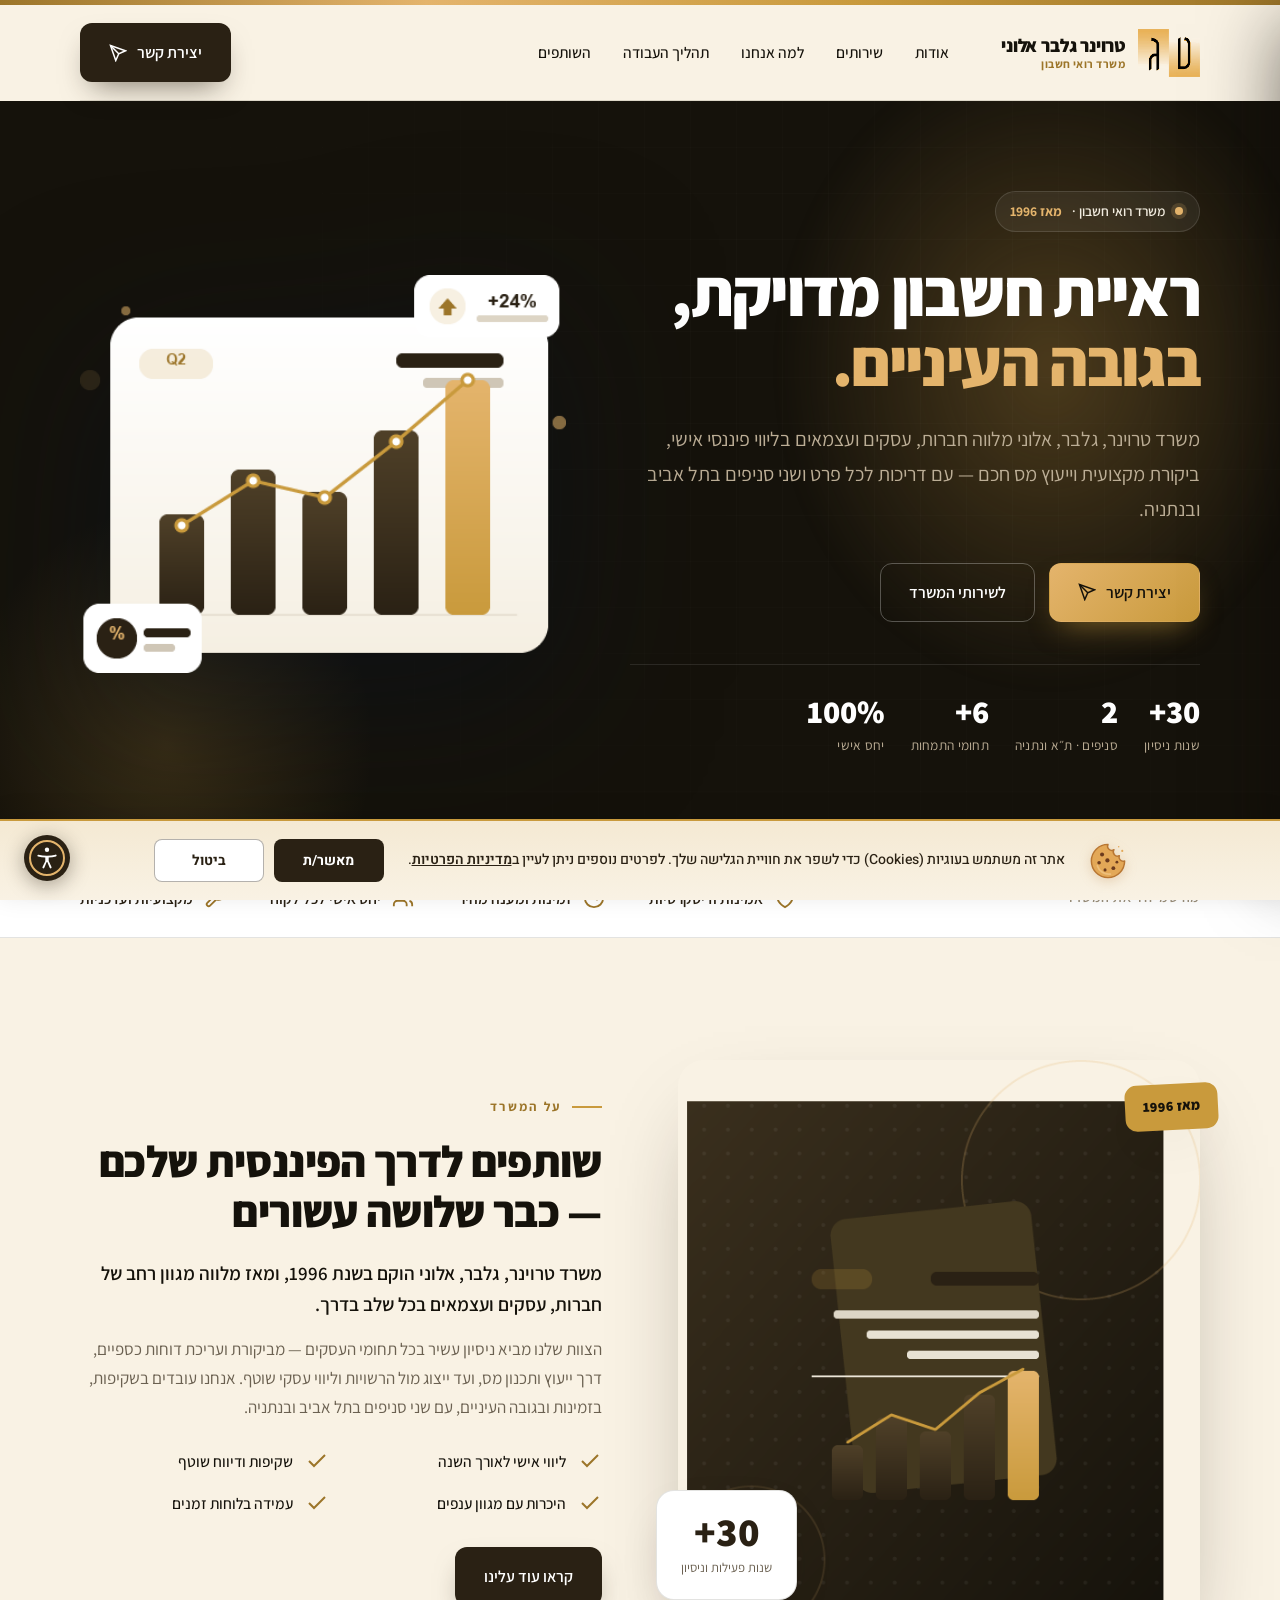
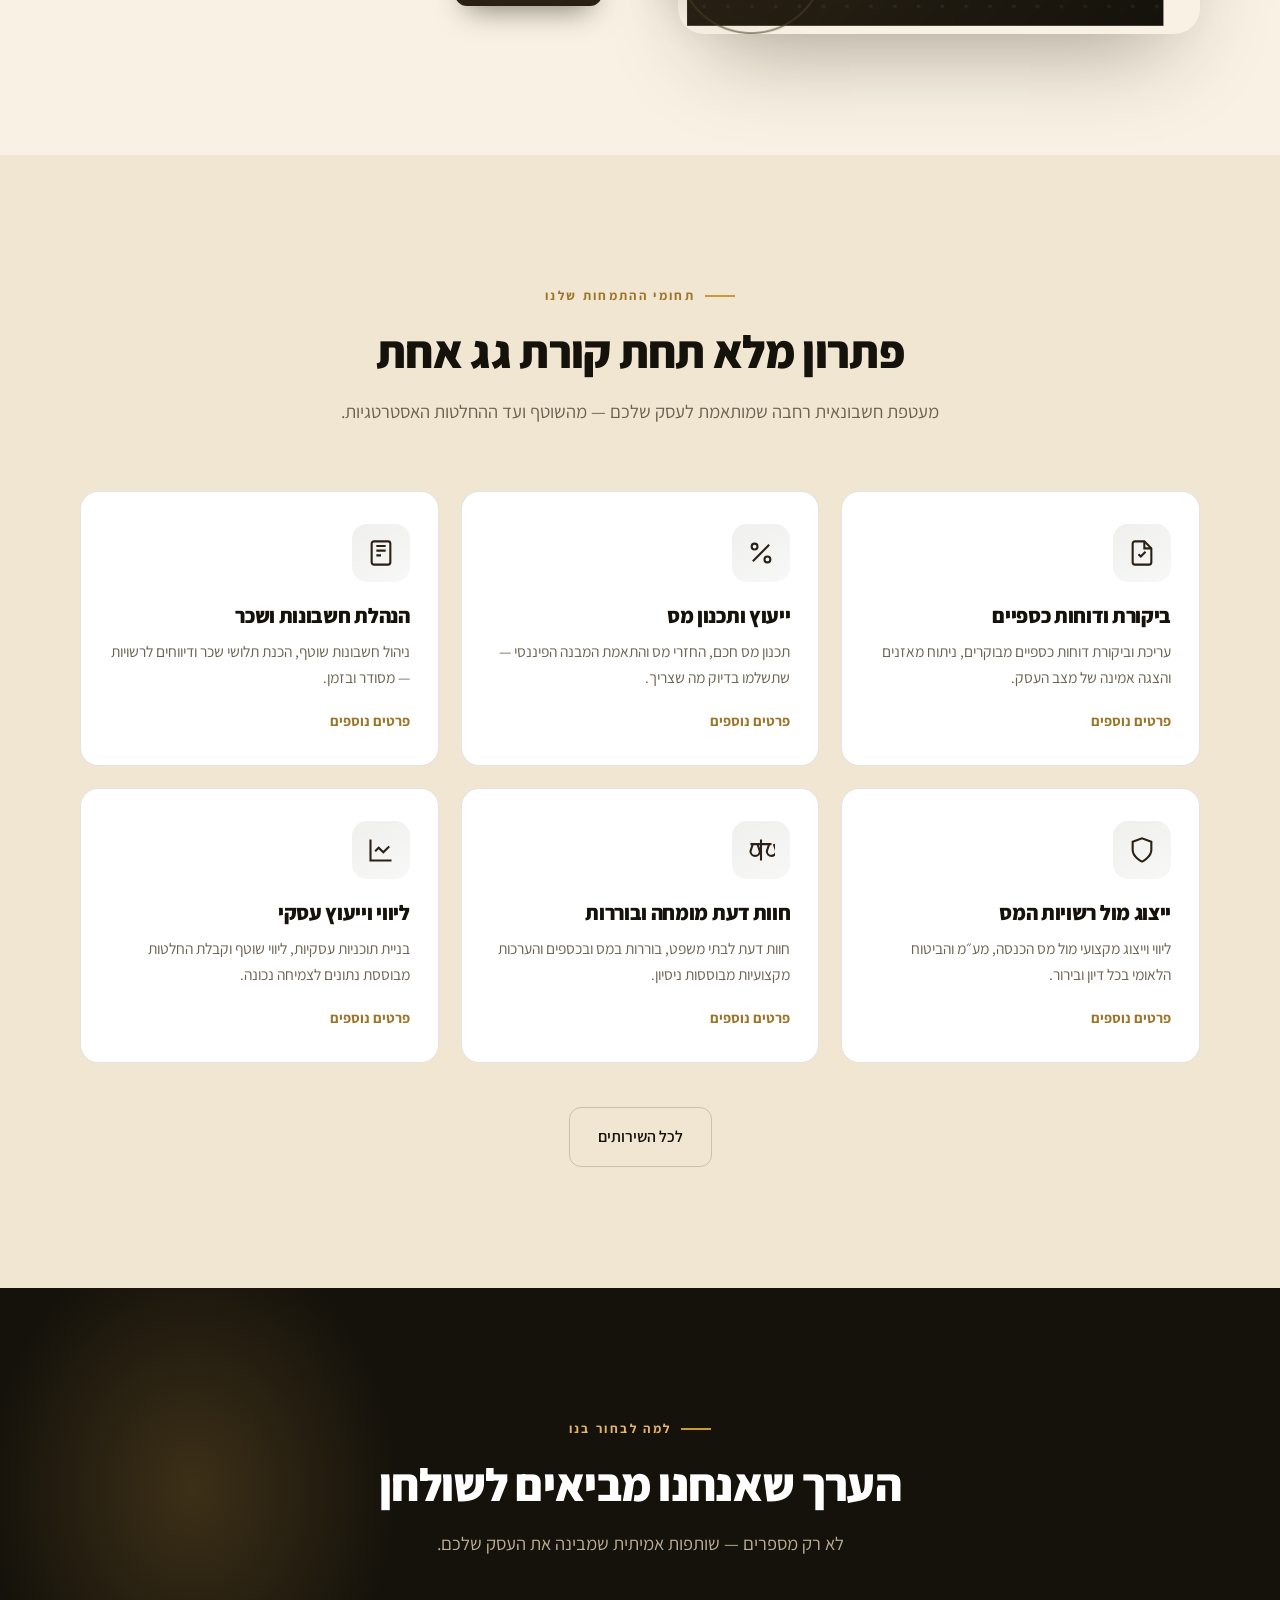
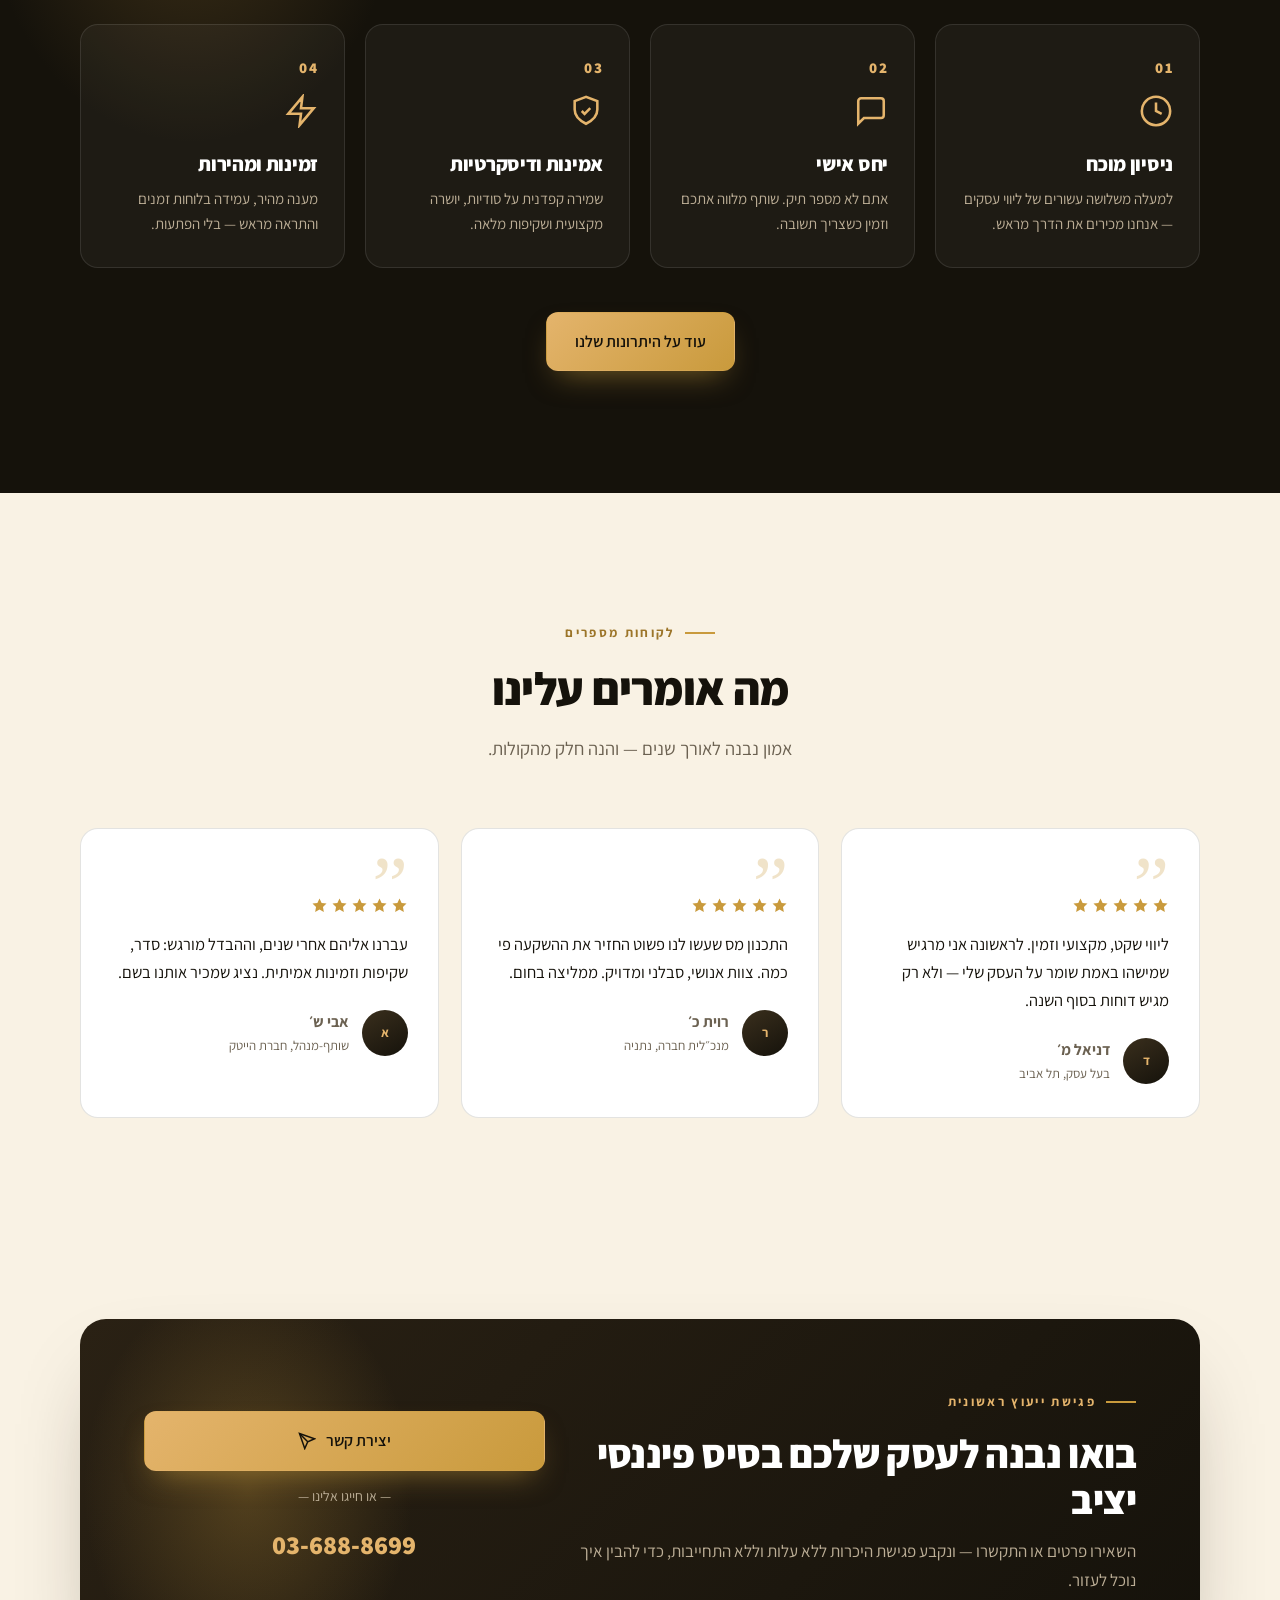
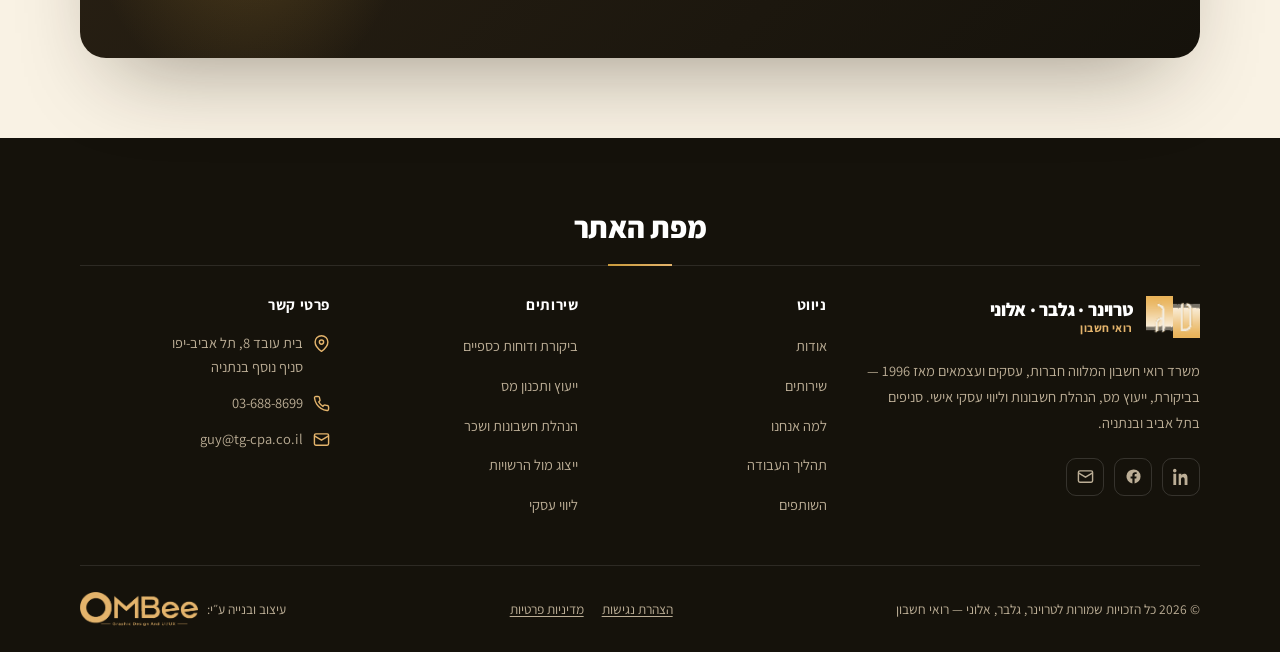
<file: index.html>
<!DOCTYPE html>
<!-- טרוינר · גלבר · אלוני — רואי חשבון | עמוד הבית · עוצב ע"י עומרי בן אליהו -->
<!-- ה-Header/תפריט/Footer מוזרקים מ-js/main.js (מקור אחד משותף לכל העמודים) -->
<html lang="he" dir="rtl">
<head>
<meta charset="UTF-8">
<meta name="viewport" content="width=device-width, initial-scale=1.0">
<title>טרוינר, גלבר, אלוני · רואי חשבון | ליווי פיננסי מדויק מאז 1996</title>
<meta name="description" content="משרד רואי חשבון טרוינר, גלבר, אלוני — ביקורת ודוחות כספיים, ייעוץ מס, הנהלת חשבונות וליווי עסקי אישי. סניפים בתל אביב ובנתניה. ניסיון מאז 1996.">
<meta name="theme-color" content="#0c1c30">
<link rel="icon" type="image/png" href="images/icon-tg-cpa.png">
<link rel="preconnect" href="https://fonts.googleapis.com">
<link rel="preconnect" href="https://fonts.gstatic.com" crossorigin>
<link href="https://fonts.googleapis.com/css2?family=Assistant:wght@300;400;500;600;700;800&display=swap" rel="stylesheet">
<link rel="stylesheet" href="css/styles.css">
</head>
<body>

<main id="main">

<!-- HERO -->
<section class="hero">
  <div class="hero-grid-bg" aria-hidden="true"></div>
  <div class="wrap">
    <div class="hero-text">
      <span class="hero-badge reveal"><span class="dot"></span> משרד רואי חשבון · <b>מאז 1996</b></span>
      <h1 class="reveal" data-d="1">ראיית חשבון מדויקת,<br><span class="accent">בגובה העיניים.</span></h1>
      <p class="lead reveal" data-d="2">משרד טרוינר, גלבר, אלוני מלווה חברות, עסקים ועצמאים בליווי פיננסי אישי, ביקורת מקצועית וייעוץ מס חכם — עם דריכות לכל פרט ושני סניפים בתל אביב ובנתניה.</p>
      <div class="hero-actions reveal" data-d="3">
        <a class="btn btn-gold" href="contact.html">יצירת קשר
          <svg viewBox="0 0 24 24" fill="none" stroke="currentColor" stroke-width="2"><path d="m22 2-7 20-4-9-9-4Z"/><path d="M22 2 11 13"/></svg>
        </a>
        <a class="btn btn-ghost on-dark" href="services.html">לשירותי המשרד</a>
      </div>
      <div class="hero-trust reveal" data-d="4">
        <div class="it"><b data-count="30" data-suffix="+">0</b><span>שנות ניסיון</span></div>
        <div class="it"><b data-count="2">0</b><span>סניפים · ת״א ונתניה</span></div>
        <div class="it"><b data-count="6" data-suffix="+">0</b><span>תחומי התמחות</span></div>
        <div class="it"><b>100%</b><span>יחס אישי</span></div>
      </div>
    </div>
    <div class="hero-visual reveal" data-d="2">
      <img src="images/hero-dashboard.png" alt="לוח בקרה פיננסי — מגמת צמיחה" width="480" height="430">
    </div>
  </div>
</section>

<!-- TRUST STRIP -->
<div class="strip">
  <div class="wrap">
    <div class="lead-t">מה שמייחד את המשרד</div>
    <div class="items">
      <div class="it"><svg viewBox="0 0 24 24" fill="none" stroke="currentColor" stroke-width="2"><path d="M12 22s8-4 8-10V5l-8-3-8 3v7c0 6 8 10 8 10Z"/></svg>אמינות ודיסקרטיות</div>
      <div class="it"><svg viewBox="0 0 24 24" fill="none" stroke="currentColor" stroke-width="2"><circle cx="12" cy="12" r="10"/><path d="M12 6v6l4 2"/></svg>זמינות ומענה מהיר</div>
      <div class="it"><svg viewBox="0 0 24 24" fill="none" stroke="currentColor" stroke-width="2"><path d="M16 21v-2a4 4 0 0 0-4-4H6a4 4 0 0 0-4 4v2"/><circle cx="9" cy="7" r="4"/><path d="M22 21v-2a4 4 0 0 0-3-3.87M16 3.13a4 4 0 0 1 0 7.75"/></svg>יחס אישי לכל לקוח</div>
      <div class="it"><svg viewBox="0 0 24 24" fill="none" stroke="currentColor" stroke-width="2"><path d="M14.7 6.3a1 1 0 0 0 0 1.4l1.6 1.6a1 1 0 0 0 1.4 0l3.77-3.77a6 6 0 0 1-7.94 7.94l-6.91 6.91a2.12 2.12 0 0 1-3-3l6.91-6.91a6 6 0 0 1 7.94-7.94l-3.76 3.76Z"/></svg>מקצועיות ועדכניות</div>
    </div>
  </div>
</div>

<!-- ABOUT PREVIEW -->
<section class="about">
  <div class="wrap">
    <div class="grid">
      <div class="about-media reveal">
        <img class="about-img" src="images/about.png" alt="המשרד — ביקורת ודוחות כספיים">
        <div class="about-since">מאז 1996</div>
        <div class="about-stat"><b>30+</b><span>שנות פעילות וניסיון</span></div>
      </div>
      <div class="about-text reveal" data-d="1">
        <span class="eyebrow">על המשרד</span>
        <h2>שותפים לדרך הפיננסית שלכם — כבר שלושה עשורים</h2>
        <p class="lead">משרד טרוינר, גלבר, אלוני הוקם בשנת 1996, ומאז מלווה מגוון רחב של חברות, עסקים ועצמאים בכל שלב בדרך.</p>
        <p>הצוות שלנו מביא ניסיון עשיר בכל תחומי העסקים — מביקורת ועריכת דוחות כספיים, דרך ייעוץ ותכנון מס, ועד ייצוג מול הרשויות וליווי עסקי שוטף. אנחנו עובדים בשקיפות, בזמינות ובגובה העיניים, עם שני סניפים בתל אביב ובנתניה.</p>
        <ul class="about-points">
          <li><svg viewBox="0 0 24 24" fill="none" stroke="currentColor" stroke-width="2"><path d="M20 6 9 17l-5-5"/></svg>ליווי אישי לאורך השנה</li>
          <li><svg viewBox="0 0 24 24" fill="none" stroke="currentColor" stroke-width="2"><path d="M20 6 9 17l-5-5"/></svg>שקיפות ודיווח שוטף</li>
          <li><svg viewBox="0 0 24 24" fill="none" stroke="currentColor" stroke-width="2"><path d="M20 6 9 17l-5-5"/></svg>היכרות עם מגוון ענפים</li>
          <li><svg viewBox="0 0 24 24" fill="none" stroke="currentColor" stroke-width="2"><path d="M20 6 9 17l-5-5"/></svg>עמידה בלוחות זמנים</li>
        </ul>
        <div style="margin-top:30px"><a class="btn btn-primary" href="about.html">קראו עוד עלינו</a></div>
      </div>
    </div>
  </div>
</section>

<!-- SERVICES PREVIEW -->
<section class="services">
  <div class="wrap">
    <div class="section-head center reveal">
      <span class="eyebrow center">תחומי ההתמחות שלנו</span>
      <h2>פתרון מלא תחת קורת גג אחת</h2>
      <p>מעטפת חשבונאית רחבה שמותאמת לעסק שלכם — מהשוטף ועד ההחלטות האסטרטגיות.</p>
    </div>
    <div class="svc-grid">
      <a class="svc-card reveal" href="services.html">
        <div class="svc-icon"><svg viewBox="0 0 24 24" fill="none" stroke="currentColor" stroke-width="1.8"><path d="M14 2H6a2 2 0 0 0-2 2v16a2 2 0 0 0 2 2h12a2 2 0 0 0 2-2V8Z"/><path d="M14 2v6h6M9 13l2 2 4-4"/></svg></div>
        <h3>ביקורת ודוחות כספיים</h3>
        <p>עריכת וביקורת דוחות כספיים מבוקרים, ניתוח מאזנים והצגה אמינה של מצב העסק.</p>
        <span class="more">פרטים נוספים</span>
      </a>
      <a class="svc-card reveal" data-d="1" href="services.html">
        <div class="svc-icon"><svg viewBox="0 0 24 24" fill="none" stroke="currentColor" stroke-width="1.8"><path d="M19 5 5 19M9 6.5a2.5 2.5 0 1 1-5 0 2.5 2.5 0 0 1 5 0ZM20 17.5a2.5 2.5 0 1 1-5 0 2.5 2.5 0 0 1 5 0Z"/></svg></div>
        <h3>ייעוץ ותכנון מס</h3>
        <p>תכנון מס חכם, החזרי מס והתאמת המבנה הפיננסי — שתשלמו בדיוק מה שצריך.</p>
        <span class="more">פרטים נוספים</span>
      </a>
      <a class="svc-card reveal" data-d="2" href="services.html">
        <div class="svc-icon"><svg viewBox="0 0 24 24" fill="none" stroke="currentColor" stroke-width="1.8"><rect x="4" y="2" width="16" height="20" rx="2"/><path d="M8 6h8M8 10h8M8 14h4M16 18v.01M8 18v.01M12 18v.01"/></svg></div>
        <h3>הנהלת חשבונות ושכר</h3>
        <p>ניהול חשבונות שוטף, הכנת תלושי שכר ודיווחים לרשויות — מסודר ובזמן.</p>
        <span class="more">פרטים נוספים</span>
      </a>
      <a class="svc-card reveal" href="services.html">
        <div class="svc-icon"><svg viewBox="0 0 24 24" fill="none" stroke="currentColor" stroke-width="1.8"><path d="M12 22s8-4 8-10V5l-8-3-8 3v7c0 6 8 10 8 10Z"/></svg></div>
        <h3>ייצוג מול רשויות המס</h3>
        <p>ליווי וייצוג מקצועי מול מס הכנסה, מע״מ והביטוח הלאומי בכל דיון ובירור.</p>
        <span class="more">פרטים נוספים</span>
      </a>
      <a class="svc-card reveal" data-d="1" href="services.html">
        <div class="svc-icon"><svg viewBox="0 0 24 24" fill="none" stroke="currentColor" stroke-width="1.8"><path d="M12 3v18M3 7h18M5 7l-2 6a4 4 0 0 0 8 0L9 7M19 7l-2 6a4 4 0 0 0 8 0l-2-6"/></svg></div>
        <h3>חוות דעת מומחה ובוררות</h3>
        <p>חוות דעת לבתי משפט, בוררות במס ובכספים והערכות מקצועיות מבוססות ניסיון.</p>
        <span class="more">פרטים נוספים</span>
      </a>
      <a class="svc-card reveal" data-d="2" href="services.html">
        <div class="svc-icon"><svg viewBox="0 0 24 24" fill="none" stroke="currentColor" stroke-width="1.8"><path d="M3 3v18h18"/><path d="m19 9-5 5-4-4-3 3"/></svg></div>
        <h3>ליווי וייעוץ עסקי</h3>
        <p>בניית תוכניות עסקיות, ליווי שוטף וקבלת החלטות מבוססת נתונים לצמיחה נכונה.</p>
        <span class="more">פרטים נוספים</span>
      </a>
    </div>
    <div style="text-align:center;margin-top:44px" class="reveal"><a class="btn btn-ghost" href="services.html">לכל השירותים</a></div>
  </div>
</section>

<!-- WHY PREVIEW -->
<section class="why">
  <div class="wrap">
    <div class="section-head center on-dark reveal">
      <span class="eyebrow center on-dark">למה לבחור בנו</span>
      <h2>הערך שאנחנו מביאים לשולחן</h2>
      <p>לא רק מספרים — שותפות אמיתית שמבינה את העסק שלכם.</p>
    </div>
    <div class="why-grid">
      <div class="why-card reveal"><div class="n">01</div><svg viewBox="0 0 24 24" fill="none" stroke="currentColor" stroke-width="1.8"><circle cx="12" cy="12" r="10"/><path d="M12 6v6l4 2"/></svg><h3>ניסיון מוכח</h3><p>למעלה משלושה עשורים של ליווי עסקים — אנחנו מכירים את הדרך מראש.</p></div>
      <div class="why-card reveal" data-d="1"><div class="n">02</div><svg viewBox="0 0 24 24" fill="none" stroke="currentColor" stroke-width="1.8"><path d="M21 15a2 2 0 0 1-2 2H7l-4 4V5a2 2 0 0 1 2-2h14a2 2 0 0 1 2 2Z"/></svg><h3>יחס אישי</h3><p>אתם לא מספר תיק. שותף מלווה אתכם וזמין כשצריך תשובה.</p></div>
      <div class="why-card reveal" data-d="2"><div class="n">03</div><svg viewBox="0 0 24 24" fill="none" stroke="currentColor" stroke-width="1.8"><path d="M12 2 4 5v6c0 5 3.4 7.8 8 10 4.6-2.2 8-5 8-10V5Z"/><path d="m9 12 2 2 4-4"/></svg><h3>אמינות ודיסקרטיות</h3><p>שמירה קפדנית על סודיות, יושרה מקצועית ושקיפות מלאה.</p></div>
      <div class="why-card reveal" data-d="3"><div class="n">04</div><svg viewBox="0 0 24 24" fill="none" stroke="currentColor" stroke-width="1.8"><path d="M13 2 3 14h9l-1 8 10-12h-9Z"/></svg><h3>זמינות ומהירות</h3><p>מענה מהיר, עמידה בלוחות זמנים והתראה מראש — בלי הפתעות.</p></div>
    </div>
    <div style="text-align:center;margin-top:44px" class="reveal"><a class="btn btn-gold" href="why.html">עוד על היתרונות שלנו</a></div>
  </div>
</section>

<!-- TESTIMONIALS -->
<section class="quotes">
  <div class="wrap">
    <div class="section-head center reveal">
      <span class="eyebrow center">לקוחות מספרים</span>
      <h2>מה אומרים עלינו</h2>
      <p>אמון נבנה לאורך שנים — והנה חלק מהקולות.</p>
    </div>
    <div class="q-grid">
      <article class="q-card reveal">
        <div class="mark">”</div>
        <div class="q-stars" aria-label="5 כוכבים"><svg viewBox="0 0 24 24" fill="currentColor"><path d="m12 2 3 6.3 6.9 1-5 4.9 1.2 6.8L12 17.8 5.9 21l1.2-6.8-5-4.9 6.9-1Z"/></svg><svg viewBox="0 0 24 24" fill="currentColor"><path d="m12 2 3 6.3 6.9 1-5 4.9 1.2 6.8L12 17.8 5.9 21l1.2-6.8-5-4.9 6.9-1Z"/></svg><svg viewBox="0 0 24 24" fill="currentColor"><path d="m12 2 3 6.3 6.9 1-5 4.9 1.2 6.8L12 17.8 5.9 21l1.2-6.8-5-4.9 6.9-1Z"/></svg><svg viewBox="0 0 24 24" fill="currentColor"><path d="m12 2 3 6.3 6.9 1-5 4.9 1.2 6.8L12 17.8 5.9 21l1.2-6.8-5-4.9 6.9-1Z"/></svg><svg viewBox="0 0 24 24" fill="currentColor"><path d="m12 2 3 6.3 6.9 1-5 4.9 1.2 6.8L12 17.8 5.9 21l1.2-6.8-5-4.9 6.9-1Z"/></svg></div>
        <p>ליווי שקט, מקצועי וזמין. לראשונה אני מרגיש שמישהו באמת שומר על העסק שלי — ולא רק מגיש דוחות בסוף השנה.</p>
        <div class="who"><span class="av">ד</span><span><b>דניאל מ׳</b><span>בעל עסק, תל אביב</span></span></div>
      </article>
      <article class="q-card reveal" data-d="1">
        <div class="mark">”</div>
        <div class="q-stars" aria-label="5 כוכבים"><svg viewBox="0 0 24 24" fill="currentColor"><path d="m12 2 3 6.3 6.9 1-5 4.9 1.2 6.8L12 17.8 5.9 21l1.2-6.8-5-4.9 6.9-1Z"/></svg><svg viewBox="0 0 24 24" fill="currentColor"><path d="m12 2 3 6.3 6.9 1-5 4.9 1.2 6.8L12 17.8 5.9 21l1.2-6.8-5-4.9 6.9-1Z"/></svg><svg viewBox="0 0 24 24" fill="currentColor"><path d="m12 2 3 6.3 6.9 1-5 4.9 1.2 6.8L12 17.8 5.9 21l1.2-6.8-5-4.9 6.9-1Z"/></svg><svg viewBox="0 0 24 24" fill="currentColor"><path d="m12 2 3 6.3 6.9 1-5 4.9 1.2 6.8L12 17.8 5.9 21l1.2-6.8-5-4.9 6.9-1Z"/></svg><svg viewBox="0 0 24 24" fill="currentColor"><path d="m12 2 3 6.3 6.9 1-5 4.9 1.2 6.8L12 17.8 5.9 21l1.2-6.8-5-4.9 6.9-1Z"/></svg></div>
        <p>התכנון מס שעשו לנו פשוט החזיר את ההשקעה פי כמה. צוות אנושי, סבלני ומדויק. ממליצה בחום.</p>
        <div class="who"><span class="av">ר</span><span><b>רוית כ׳</b><span>מנכ״לית חברה, נתניה</span></span></div>
      </article>
      <article class="q-card reveal" data-d="2">
        <div class="mark">”</div>
        <div class="q-stars" aria-label="5 כוכבים"><svg viewBox="0 0 24 24" fill="currentColor"><path d="m12 2 3 6.3 6.9 1-5 4.9 1.2 6.8L12 17.8 5.9 21l1.2-6.8-5-4.9 6.9-1Z"/></svg><svg viewBox="0 0 24 24" fill="currentColor"><path d="m12 2 3 6.3 6.9 1-5 4.9 1.2 6.8L12 17.8 5.9 21l1.2-6.8-5-4.9 6.9-1Z"/></svg><svg viewBox="0 0 24 24" fill="currentColor"><path d="m12 2 3 6.3 6.9 1-5 4.9 1.2 6.8L12 17.8 5.9 21l1.2-6.8-5-4.9 6.9-1Z"/></svg><svg viewBox="0 0 24 24" fill="currentColor"><path d="m12 2 3 6.3 6.9 1-5 4.9 1.2 6.8L12 17.8 5.9 21l1.2-6.8-5-4.9 6.9-1Z"/></svg><svg viewBox="0 0 24 24" fill="currentColor"><path d="m12 2 3 6.3 6.9 1-5 4.9 1.2 6.8L12 17.8 5.9 21l1.2-6.8-5-4.9 6.9-1Z"/></svg></div>
        <p>עברנו אליהם אחרי שנים, וההבדל מורגש: סדר, שקיפות וזמינות אמיתית. נציג שמכיר אותנו בשם.</p>
        <div class="who"><span class="av">א</span><span><b>אבי ש׳</b><span>שותף-מנהל, חברת הייטק</span></span></div>
      </article>
    </div>
  </div>
</section>

<!-- CTA BAND -->
<section class="cta-band">
  <div class="wrap">
    <div class="cta-inner reveal">
      <div class="t">
        <span class="eyebrow">פגישת ייעוץ ראשונית</span>
        <h2>בואו נבנה לעסק שלכם בסיס פיננסי יציב</h2>
        <p>השאירו פרטים או התקשרו — ונקבע פגישת היכרות ללא עלות וללא התחייבות, כדי להבין איך נוכל לעזור.</p>
      </div>
      <div class="cta-actions">
        <a class="btn btn-gold" href="contact.html">יצירת קשר <svg viewBox="0 0 24 24" fill="none" stroke="currentColor" stroke-width="2"><path d="m22 2-7 20-4-9-9-4Z"/><path d="M22 2 11 13"/></svg></a>
        <div class="or">— או חייגו אלינו —</div>
        <div class="ph"><a href="tel:+97236888699">03-688-8699</a></div>
      </div>
    </div>
  </div>
</section>

</main>

<script src="js/main.js"></script>
<script src="js/accessibility.js"></script>
</body>
</html>
</file>
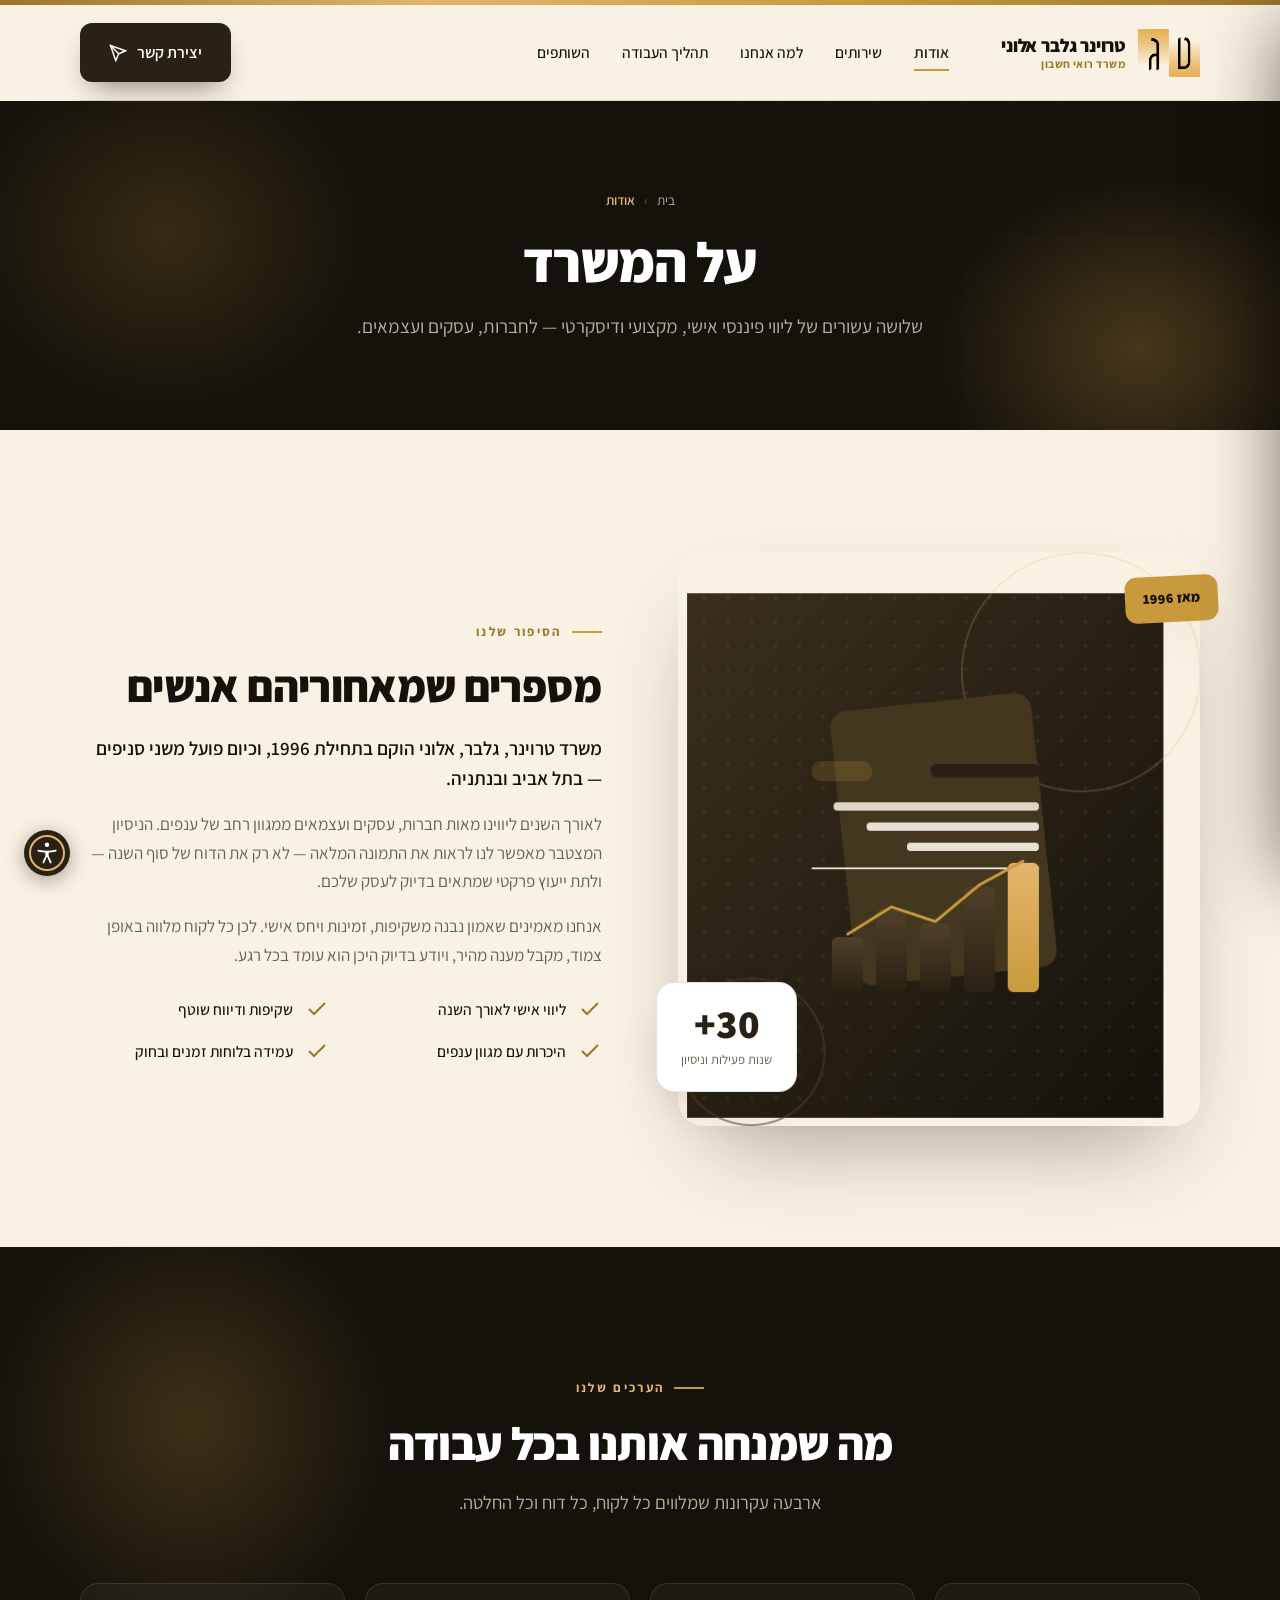
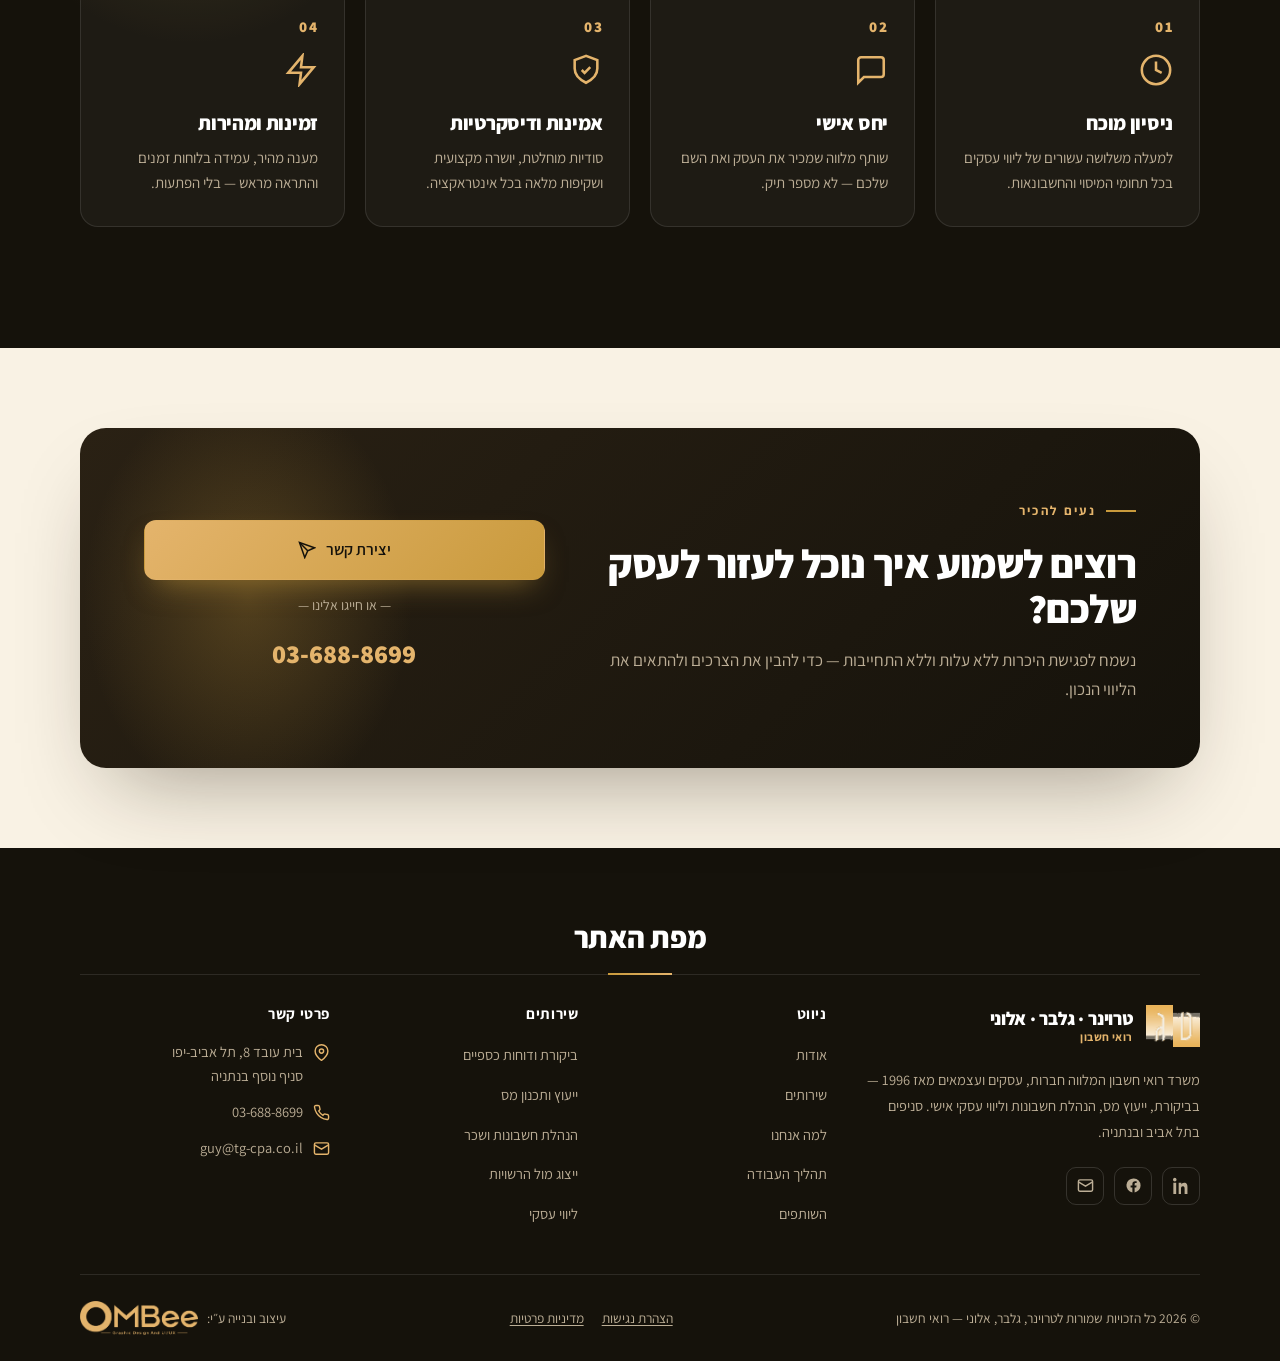
<file: about.html>
<!DOCTYPE html>
<!-- טרוינר · גלבר · אלוני — אודות -->
<html lang="he" dir="rtl">
<head>
<meta charset="UTF-8">
<meta name="viewport" content="width=device-width, initial-scale=1.0">
<title>אודות המשרד | טרוינר, גלבר, אלוני · רואי חשבון</title>
<meta name="description" content="משרד רואי חשבון טרוינר, גלבר, אלוני — מאז 1996. ניסיון, אמינות וליווי פיננסי אישי לחברות, עסקים ועצמאים. סניפים בתל אביב ובנתניה.">
<meta name="theme-color" content="#0c1c30">
<link rel="icon" type="image/png" href="images/icon-tg-cpa.png">
<link rel="preconnect" href="https://fonts.googleapis.com">
<link rel="preconnect" href="https://fonts.gstatic.com" crossorigin>
<link href="https://fonts.googleapis.com/css2?family=Assistant:wght@300;400;500;600;700;800&display=swap" rel="stylesheet">
<link rel="stylesheet" href="css/styles.css">
</head>
<body>

<main id="main">

<section class="page-hero">
  <div class="hero-grid-bg" aria-hidden="true"></div>
  <div class="wrap">
    <div class="crumb"><a href="index.html">בית</a><span class="sep">›</span><span class="cur">אודות</span></div>
    <h1>על המשרד</h1>
    <p>שלושה עשורים של ליווי פיננסי אישי, מקצועי ודיסקרטי — לחברות, עסקים ועצמאים.</p>
  </div>
</section>

<section class="about">
  <div class="wrap">
    <div class="grid">
      <div class="about-media reveal">
        <img class="about-img" src="images/about.png" alt="המשרד — ביקורת ודוחות כספיים">
        <div class="about-since">מאז 1996</div>
        <div class="about-stat"><b>30+</b><span>שנות פעילות וניסיון</span></div>
      </div>
      <div class="about-text reveal" data-d="1">
        <span class="eyebrow">הסיפור שלנו</span>
        <h2>מספרים שמאחוריהם אנשים</h2>
        <p class="lead">משרד טרוינר, גלבר, אלוני הוקם בתחילת 1996, וכיום פועל משני סניפים — בתל אביב ובנתניה.</p>
        <p>לאורך השנים ליווינו מאות חברות, עסקים ועצמאים ממגוון רחב של ענפים. הניסיון המצטבר מאפשר לנו לראות את התמונה המלאה — לא רק את הדוח של סוף השנה — ולתת ייעוץ פרקטי שמתאים בדיוק לעסק שלכם.</p>
        <p>אנחנו מאמינים שאמון נבנה משקיפות, זמינות ויחס אישי. לכן כל לקוח מלווה באופן צמוד, מקבל מענה מהיר, ויודע בדיוק היכן הוא עומד בכל רגע.</p>
        <ul class="about-points">
          <li><svg viewBox="0 0 24 24" fill="none" stroke="currentColor" stroke-width="2"><path d="M20 6 9 17l-5-5"/></svg>ליווי אישי לאורך השנה</li>
          <li><svg viewBox="0 0 24 24" fill="none" stroke="currentColor" stroke-width="2"><path d="M20 6 9 17l-5-5"/></svg>שקיפות ודיווח שוטף</li>
          <li><svg viewBox="0 0 24 24" fill="none" stroke="currentColor" stroke-width="2"><path d="M20 6 9 17l-5-5"/></svg>היכרות עם מגוון ענפים</li>
          <li><svg viewBox="0 0 24 24" fill="none" stroke="currentColor" stroke-width="2"><path d="M20 6 9 17l-5-5"/></svg>עמידה בלוחות זמנים ובחוק</li>
        </ul>
      </div>
    </div>
  </div>
</section>

<section class="why">
  <div class="wrap">
    <div class="section-head center on-dark reveal">
      <span class="eyebrow center on-dark">הערכים שלנו</span>
      <h2>מה שמנחה אותנו בכל עבודה</h2>
      <p>ארבעה עקרונות שמלווים כל לקוח, כל דוח וכל החלטה.</p>
    </div>
    <div class="why-grid">
      <div class="why-card reveal"><div class="n">01</div><svg viewBox="0 0 24 24" fill="none" stroke="currentColor" stroke-width="1.8"><circle cx="12" cy="12" r="10"/><path d="M12 6v6l4 2"/></svg><h3>ניסיון מוכח</h3><p>למעלה משלושה עשורים של ליווי עסקים בכל תחומי המיסוי והחשבונאות.</p></div>
      <div class="why-card reveal" data-d="1"><div class="n">02</div><svg viewBox="0 0 24 24" fill="none" stroke="currentColor" stroke-width="1.8"><path d="M21 15a2 2 0 0 1-2 2H7l-4 4V5a2 2 0 0 1 2-2h14a2 2 0 0 1 2 2Z"/></svg><h3>יחס אישי</h3><p>שותף מלווה שמכיר את העסק ואת השם שלכם — לא מספר תיק.</p></div>
      <div class="why-card reveal" data-d="2"><div class="n">03</div><svg viewBox="0 0 24 24" fill="none" stroke="currentColor" stroke-width="1.8"><path d="M12 2 4 5v6c0 5 3.4 7.8 8 10 4.6-2.2 8-5 8-10V5Z"/><path d="m9 12 2 2 4-4"/></svg><h3>אמינות ודיסקרטיות</h3><p>סודיות מוחלטת, יושרה מקצועית ושקיפות מלאה בכל אינטראקציה.</p></div>
      <div class="why-card reveal" data-d="3"><div class="n">04</div><svg viewBox="0 0 24 24" fill="none" stroke="currentColor" stroke-width="1.8"><path d="M13 2 3 14h9l-1 8 10-12h-9Z"/></svg><h3>זמינות ומהירות</h3><p>מענה מהיר, עמידה בלוחות זמנים והתראה מראש — בלי הפתעות.</p></div>
    </div>
  </div>
</section>

<section class="cta-band">
  <div class="wrap">
    <div class="cta-inner reveal">
      <div class="t">
        <span class="eyebrow">נעים להכיר</span>
        <h2>רוצים לשמוע איך נוכל לעזור לעסק שלכם?</h2>
        <p>נשמח לפגישת היכרות ללא עלות וללא התחייבות — כדי להבין את הצרכים ולהתאים את הליווי הנכון.</p>
      </div>
      <div class="cta-actions">
        <a class="btn btn-gold" href="contact.html">יצירת קשר <svg viewBox="0 0 24 24" fill="none" stroke="currentColor" stroke-width="2"><path d="m22 2-7 20-4-9-9-4Z"/><path d="M22 2 11 13"/></svg></a>
        <div class="or">— או חייגו אלינו —</div>
        <div class="ph"><a href="tel:+97236888699">03-688-8699</a></div>
      </div>
    </div>
  </div>
</section>

</main>

<script src="js/main.js"></script>
<script src="js/accessibility.js"></script>
</body>
</html>
</file>
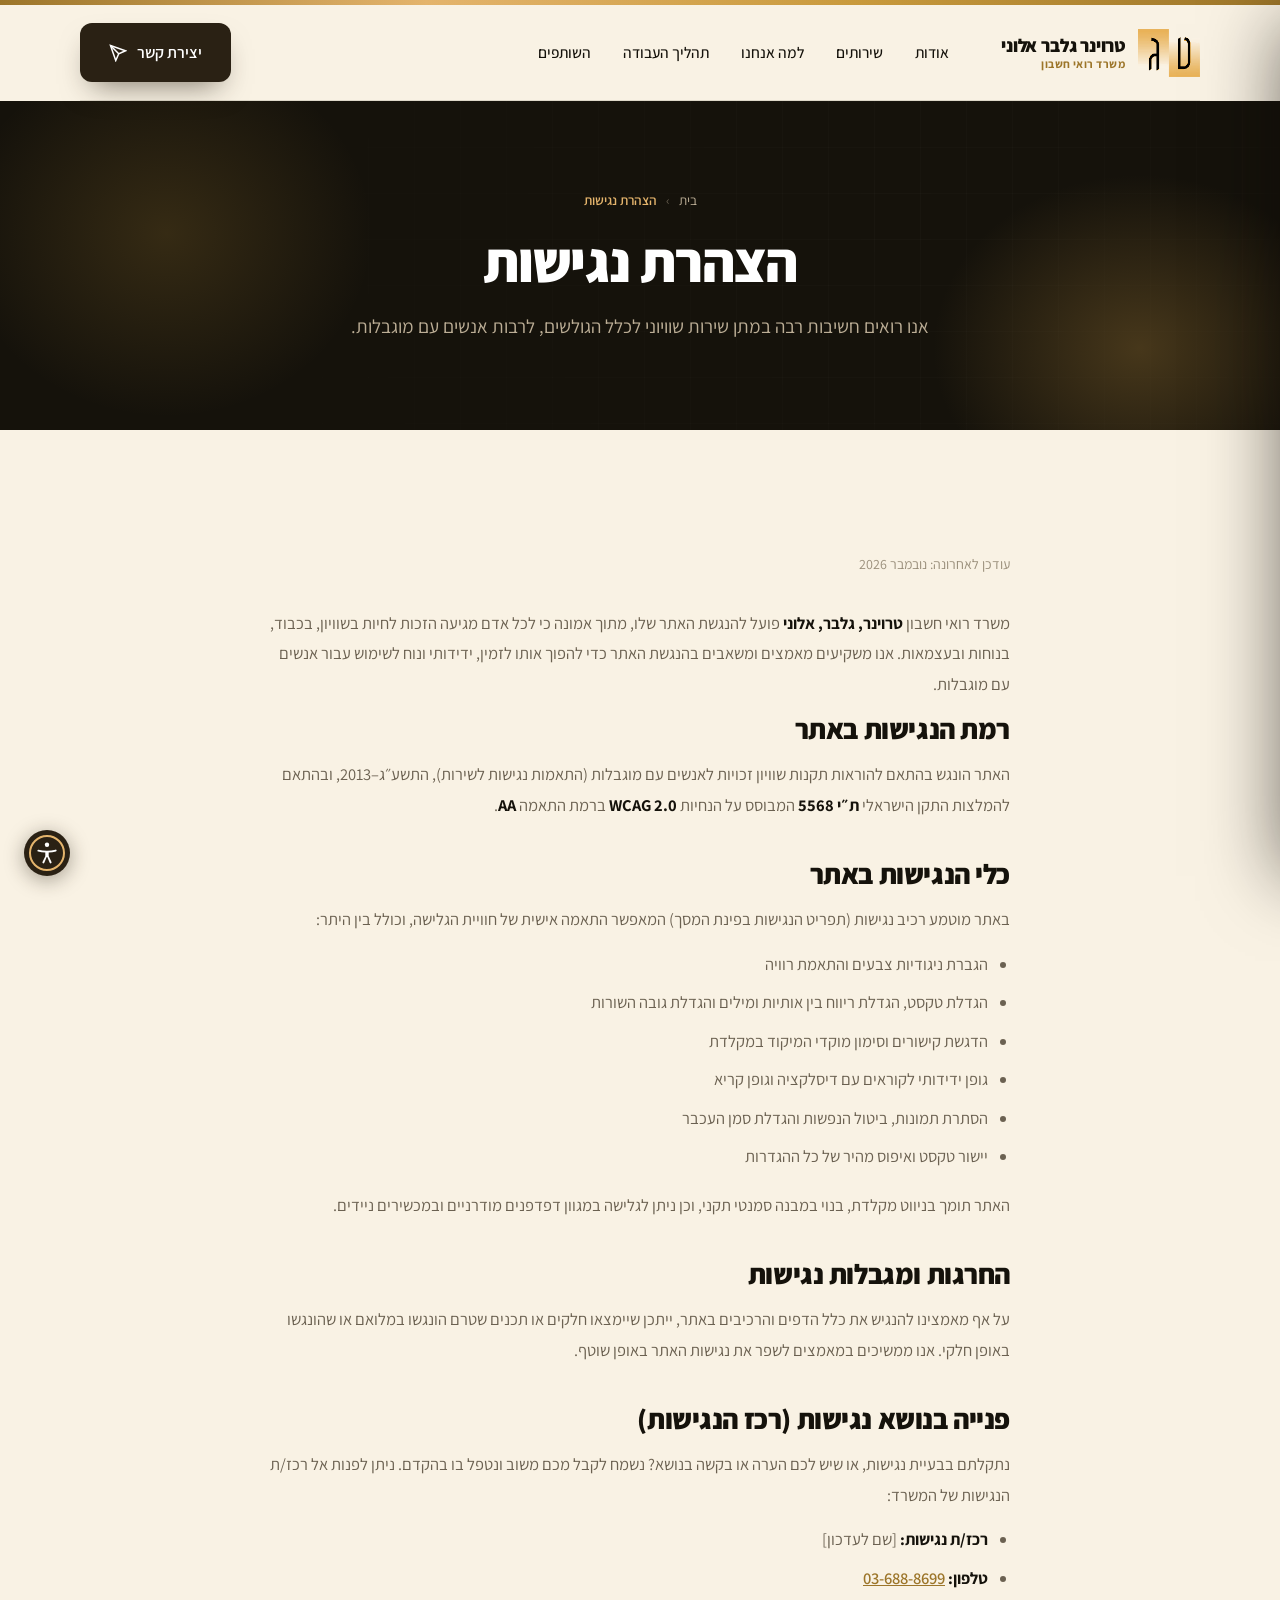
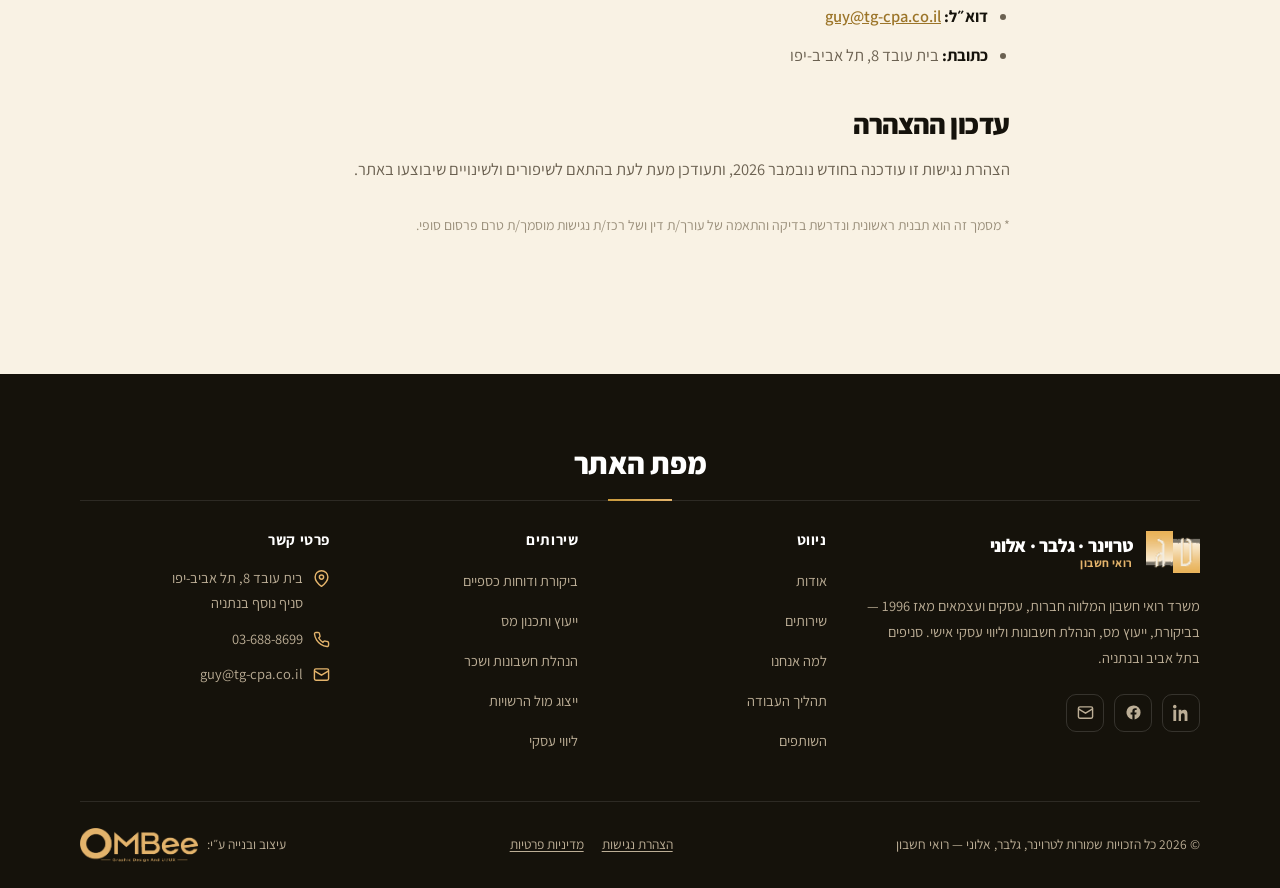
<file: accessibility.html>
<!DOCTYPE html>
<!-- טרוינר · גלבר · אלוני — הצהרת נגישות -->
<html lang="he" dir="rtl">
<head>
<meta charset="UTF-8">
<meta name="viewport" content="width=device-width, initial-scale=1.0">
<title>הצהרת נגישות | טרוינר, גלבר, אלוני · רואי חשבון</title>
<meta name="description" content="הצהרת הנגישות של אתר משרד רואי חשבון טרוינר, גלבר, אלוני — מחויבות לנגישות בהתאם לתקן הישראלי ת״י 5568 ו-WCAG 2.0 ברמה AA.">
<meta name="theme-color" content="#15120b">
<link rel="icon" type="image/png" href="images/icon-tg-cpa.png">
<link rel="preconnect" href="https://fonts.googleapis.com">
<link rel="preconnect" href="https://fonts.gstatic.com" crossorigin>
<link href="https://fonts.googleapis.com/css2?family=Assistant:wght@300;400;500;600;700;800&display=swap" rel="stylesheet">
<link rel="stylesheet" href="css/styles.css">
</head>
<body>

<main id="main">

<section class="page-hero">
  <div class="hero-grid-bg" aria-hidden="true"></div>
  <div class="wrap">
    <div class="crumb"><a href="index.html">בית</a><span class="sep">›</span><span class="cur">הצהרת נגישות</span></div>
    <h1>הצהרת נגישות</h1>
    <p>אנו רואים חשיבות רבה במתן שירות שוויוני לכלל הגולשים, לרבות אנשים עם מוגבלות.</p>
  </div>
</section>

<section class="legal">
  <div class="wrap">
    <p class="updated">עודכן לאחרונה: נובמבר 2026</p>

    <p>משרד רואי חשבון <strong>טרוינר, גלבר, אלוני</strong> פועל להנגשת האתר שלו, מתוך אמונה כי לכל אדם מגיעה הזכות לחיות בשוויון, בכבוד, בנוחות ובעצמאות. אנו משקיעים מאמצים ומשאבים בהנגשת האתר כדי להפוך אותו לזמין, ידידותי ונוח לשימוש עבור אנשים עם מוגבלות.</p>

    <h2>רמת הנגישות באתר</h2>
    <p>האתר הונגש בהתאם להוראות תקנות שוויון זכויות לאנשים עם מוגבלות (התאמות נגישות לשירות), התשע״ג–2013, ובהתאם להמלצות התקן הישראלי <strong>ת״י 5568</strong> המבוסס על הנחיות <strong>WCAG 2.0</strong> ברמת התאמה <strong>AA</strong>.</p>

    <h2>כלי הנגישות באתר</h2>
    <p>באתר מוטמע רכיב נגישות (תפריט הנגישות בפינת המסך) המאפשר התאמה אישית של חוויית הגלישה, וכולל בין היתר:</p>
    <ul>
      <li>הגברת ניגודיות צבעים והתאמת רוויה</li>
      <li>הגדלת טקסט, הגדלת ריווח בין אותיות ומילים והגדלת גובה השורות</li>
      <li>הדגשת קישורים וסימון מוקדי המיקוד במקלדת</li>
      <li>גופן ידידותי לקוראים עם דיסלקציה וגופן קריא</li>
      <li>הסתרת תמונות, ביטול הנפשות והגדלת סמן העכבר</li>
      <li>יישור טקסט ואיפוס מהיר של כל ההגדרות</li>
    </ul>
    <p>האתר תומך בניווט מקלדת, בנוי במבנה סמנטי תקני, וכן ניתן לגלישה במגוון דפדפנים מודרניים ובמכשירים ניידים.</p>

    <h2>החרגות ומגבלות נגישות</h2>
    <p>על אף מאמצינו להנגיש את כלל הדפים והרכיבים באתר, ייתכן שיימצאו חלקים או תכנים שטרם הונגשו במלואם או שהונגשו באופן חלקי. אנו ממשיכים במאמצים לשפר את נגישות האתר באופן שוטף. <!-- TODO: לעדכן מגבלות ספציפיות אם קיימות --></p>

    <h2>פנייה בנושא נגישות (רכז הנגישות)</h2>
    <p>נתקלתם בבעיית נגישות, או שיש לכם הערה או בקשה בנושא? נשמח לקבל מכם משוב ונטפל בו בהקדם. ניתן לפנות אל רכז/ת הנגישות של המשרד:</p>
    <ul>
      <li><strong>רכז/ת נגישות:</strong> <!-- TODO: שם רכז/ת הנגישות -->[שם לעדכון]</li>
      <li><strong>טלפון:</strong> <a href="tel:+97236888699">03-688-8699</a></li>
      <li><strong>דוא״ל:</strong> <a href="mailto:guy@tg-cpa.co.il">guy@tg-cpa.co.il</a></li>
      <li><strong>כתובת:</strong> בית עובד 8, תל אביב-יפו</li>
    </ul>

    <h2>עדכון ההצהרה</h2>
    <p>הצהרת נגישות זו עודכנה בחודש נובמבר 2026, ותעודכן מעת לעת בהתאם לשיפורים ולשינויים שיבוצעו באתר.</p>

    <p style="margin-top:28px;font-size:14px;color:var(--muted-2)">* מסמך זה הוא תבנית ראשונית ונדרשת בדיקה והתאמה של עורך/ת דין ושל רכז/ת נגישות מוסמך/ת טרם פרסום סופי.</p>
  </div>
</section>

</main>

<script src="js/main.js"></script>
<script src="js/accessibility.js"></script>
</body>
</html>
</file>
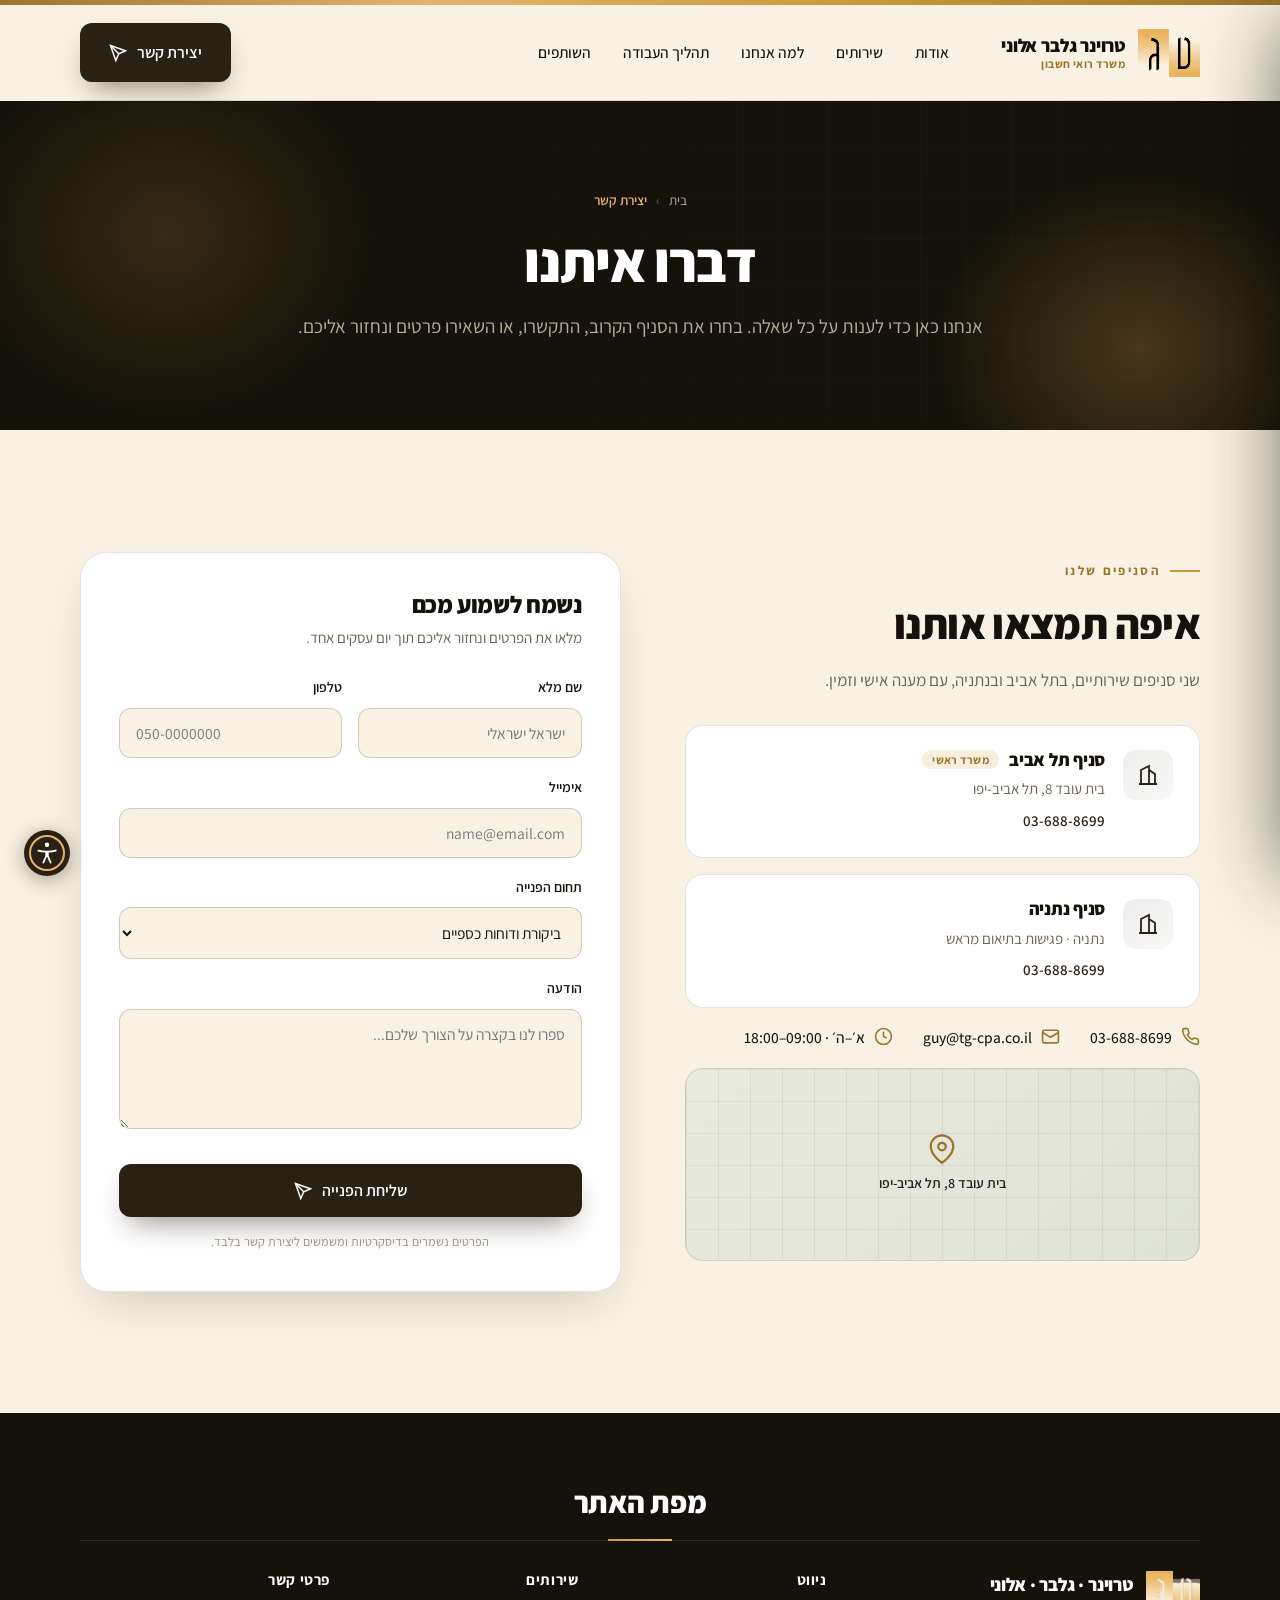
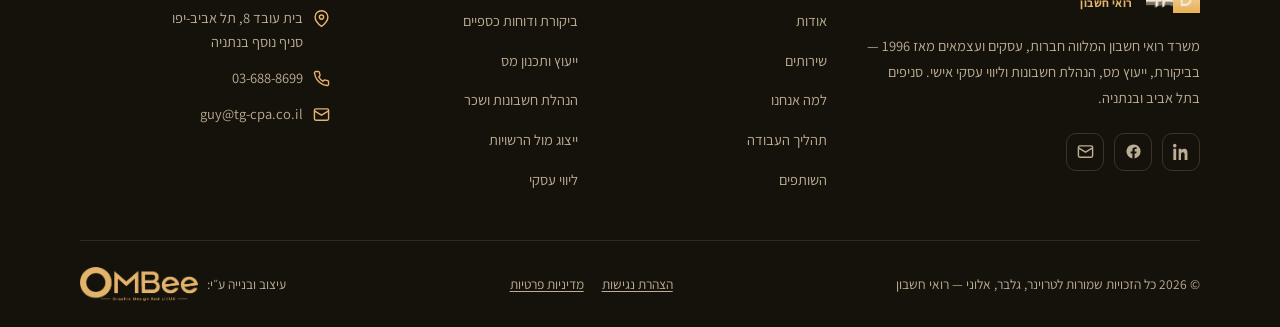
<file: contact.html>
<!DOCTYPE html>
<!-- טרוינר · גלבר · אלוני — יצירת קשר -->
<html lang="he" dir="rtl">
<head>
<meta charset="UTF-8">
<meta name="viewport" content="width=device-width, initial-scale=1.0">
<title>יצירת קשר | טרוינר, גלבר, אלוני · רואי חשבון</title>
<meta name="description" content="צרו קשר עם משרד רואי חשבון טרוינר, גלבר, אלוני. סניף תל אביב — בית עובד 8. טלפון 03-6888699. השאירו פרטים ונחזור אליכם.">
<meta name="theme-color" content="#0c1c30">
<link rel="icon" type="image/png" href="images/icon-tg-cpa.png">
<link rel="preconnect" href="https://fonts.googleapis.com">
<link rel="preconnect" href="https://fonts.gstatic.com" crossorigin>
<link href="https://fonts.googleapis.com/css2?family=Assistant:wght@300;400;500;600;700;800&display=swap" rel="stylesheet">
<link rel="stylesheet" href="css/styles.css">
</head>
<body>

<main id="main">

<section class="page-hero">
  <div class="hero-grid-bg" aria-hidden="true"></div>
  <div class="wrap">
    <div class="crumb"><a href="index.html">בית</a><span class="sep">›</span><span class="cur">יצירת קשר</span></div>
    <h1>דברו איתנו</h1>
    <p>אנחנו כאן כדי לענות על כל שאלה. בחרו את הסניף הקרוב, התקשרו, או השאירו פרטים ונחזור אליכם.</p>
  </div>
</section>

<section class="contact" style="background:var(--paper)">
  <div class="wrap">
    <div class="grid">
      <div class="contact-info reveal">
        <span class="eyebrow">הסניפים שלנו</span>
        <h2>איפה תמצאו אותנו</h2>
        <p>שני סניפים שירותיים, בתל אביב ובנתניה, עם מענה אישי וזמין.</p>

        <div class="branch">
          <div class="ic"><svg viewBox="0 0 24 24" fill="none" stroke="currentColor" stroke-width="1.8"><path d="M3 21h18M5 21V7l8-4v18M19 21V11l-6-4"/><path d="M9 9v.01M9 12v.01M9 15v.01"/></svg></div>
          <div>
            <h3>סניף תל אביב <span class="tag">משרד ראשי</span></h3>
            <p>בית עובד 8, תל אביב-יפו</p>
            <p><a href="tel:+97236888699">03-688-8699</a></p>
          </div>
        </div>

        <div class="branch">
          <div class="ic"><svg viewBox="0 0 24 24" fill="none" stroke="currentColor" stroke-width="1.8"><path d="M3 21h18M5 21V7l8-4v18M19 21V11l-6-4"/><path d="M9 9v.01M9 12v.01M9 15v.01"/></svg></div>
          <div>
            <h3>סניף נתניה</h3>
            <!-- TODO: כתובת מלאה + טלפון סניף נתניה -->
            <p>נתניה · פגישות בתיאום מראש</p>
            <p><a href="tel:+97236888699">03-688-8699</a></p>
          </div>
        </div>

        <div class="contact-meta">
          <a href="tel:+97236888699"><svg viewBox="0 0 24 24" fill="none" stroke="currentColor" stroke-width="2"><path d="M22 16.92v3a2 2 0 0 1-2.18 2 19.79 19.79 0 0 1-8.63-3.07 19.5 19.5 0 0 1-6-6 19.79 19.79 0 0 1-3.07-8.67A2 2 0 0 1 4.11 2h3a2 2 0 0 1 2 1.72c.13.96.36 1.9.7 2.81a2 2 0 0 1-.45 2.11L8.09 9.91a16 16 0 0 0 6 6l1.27-1.27a2 2 0 0 1 2.11-.45c.91.34 1.85.57 2.81.7A2 2 0 0 1 22 16.92Z"/></svg>03-688-8699</a>
          <a href="mailto:guy@tg-cpa.co.il"><svg viewBox="0 0 24 24" fill="none" stroke="currentColor" stroke-width="2"><rect x="2" y="4" width="20" height="16" rx="2"/><path d="m22 7-10 6L2 7"/></svg>guy@tg-cpa.co.il</a>
          <span><svg viewBox="0 0 24 24" fill="none" stroke="currentColor" stroke-width="2"><circle cx="12" cy="12" r="10"/><path d="M12 6v6l4 2"/></svg>א׳–ה׳ · 09:00–18:00</span>
        </div>

        <div class="map" role="img" aria-label="מפה — בית עובד 8, תל אביב">
          <div class="pin">
            <svg viewBox="0 0 24 24" fill="none" stroke="currentColor" stroke-width="1.8"><path d="M21 10c0 7-9 13-9 13s-9-6-9-13a9 9 0 0 1 18 0Z"/><circle cx="12" cy="10" r="3"/></svg>
            בית עובד 8, תל אביב-יפו
          </div>
        </div>
      </div>

      <div class="form-card reveal" data-d="1">
        <h3>נשמח לשמוע מכם</h3>
        <p class="fsub">מלאו את הפרטים ונחזור אליכם תוך יום עסקים אחד.</p>
        <form id="contactForm" novalidate>
          <div class="field-row">
            <div class="field"><label for="name">שם מלא</label><input id="name" name="name" type="text" placeholder="ישראל ישראלי" required></div>
            <div class="field"><label for="phone">טלפון</label><input id="phone" name="phone" type="tel" placeholder="050-0000000" required></div>
          </div>
          <div class="field"><label for="email">אימייל</label><input id="email" name="email" type="email" placeholder="name@email.com"></div>
          <div class="field">
            <label for="subject">תחום הפנייה</label>
            <select id="subject" name="subject">
              <option>ביקורת ודוחות כספיים</option>
              <option>ייעוץ ותכנון מס</option>
              <option>הנהלת חשבונות ושכר</option>
              <option>ייצוג מול הרשויות</option>
              <option>ליווי וייעוץ עסקי</option>
              <option>אחר</option>
            </select>
          </div>
          <div class="field"><label for="msg">הודעה</label><textarea id="msg" name="msg" placeholder="ספרו לנו בקצרה על הצורך שלכם..."></textarea></div>
          <button class="btn btn-primary" type="submit">שליחת הפנייה
            <svg viewBox="0 0 24 24" fill="none" stroke="currentColor" stroke-width="2"><path d="m22 2-7 20-4-9-9-4Z"/><path d="M22 2 11 13"/></svg>
          </button>
          <p class="form-note">הפרטים נשמרים בדיסקרטיות ומשמשים ליצירת קשר בלבד.</p>
          <div class="form-ok" id="formOk">תודה! הפנייה התקבלה — נחזור אליכם בהקדם. <!-- TODO: חיבור לשרת / מייל --></div>
        </form>
      </div>
    </div>
  </div>
</section>

</main>

<script src="js/main.js"></script>
<script src="js/accessibility.js"></script>
</body>
</html>
</file>
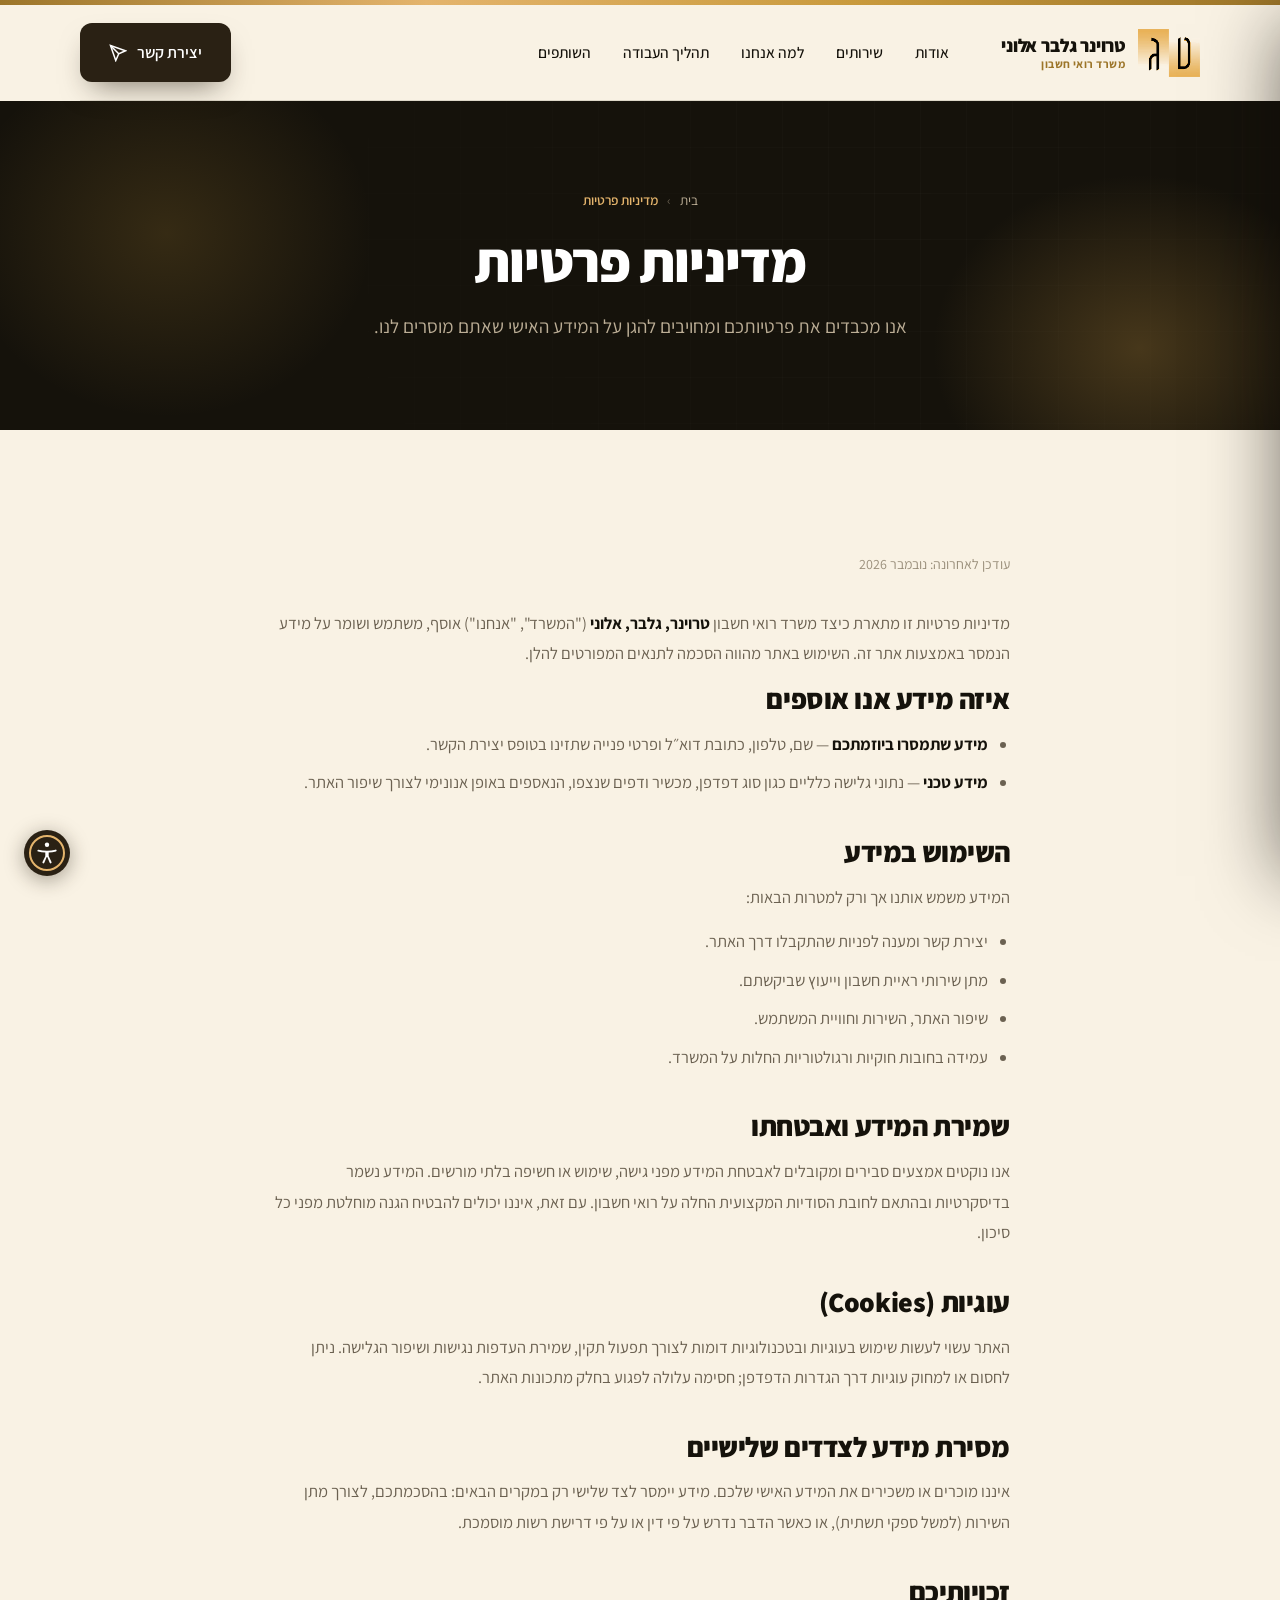
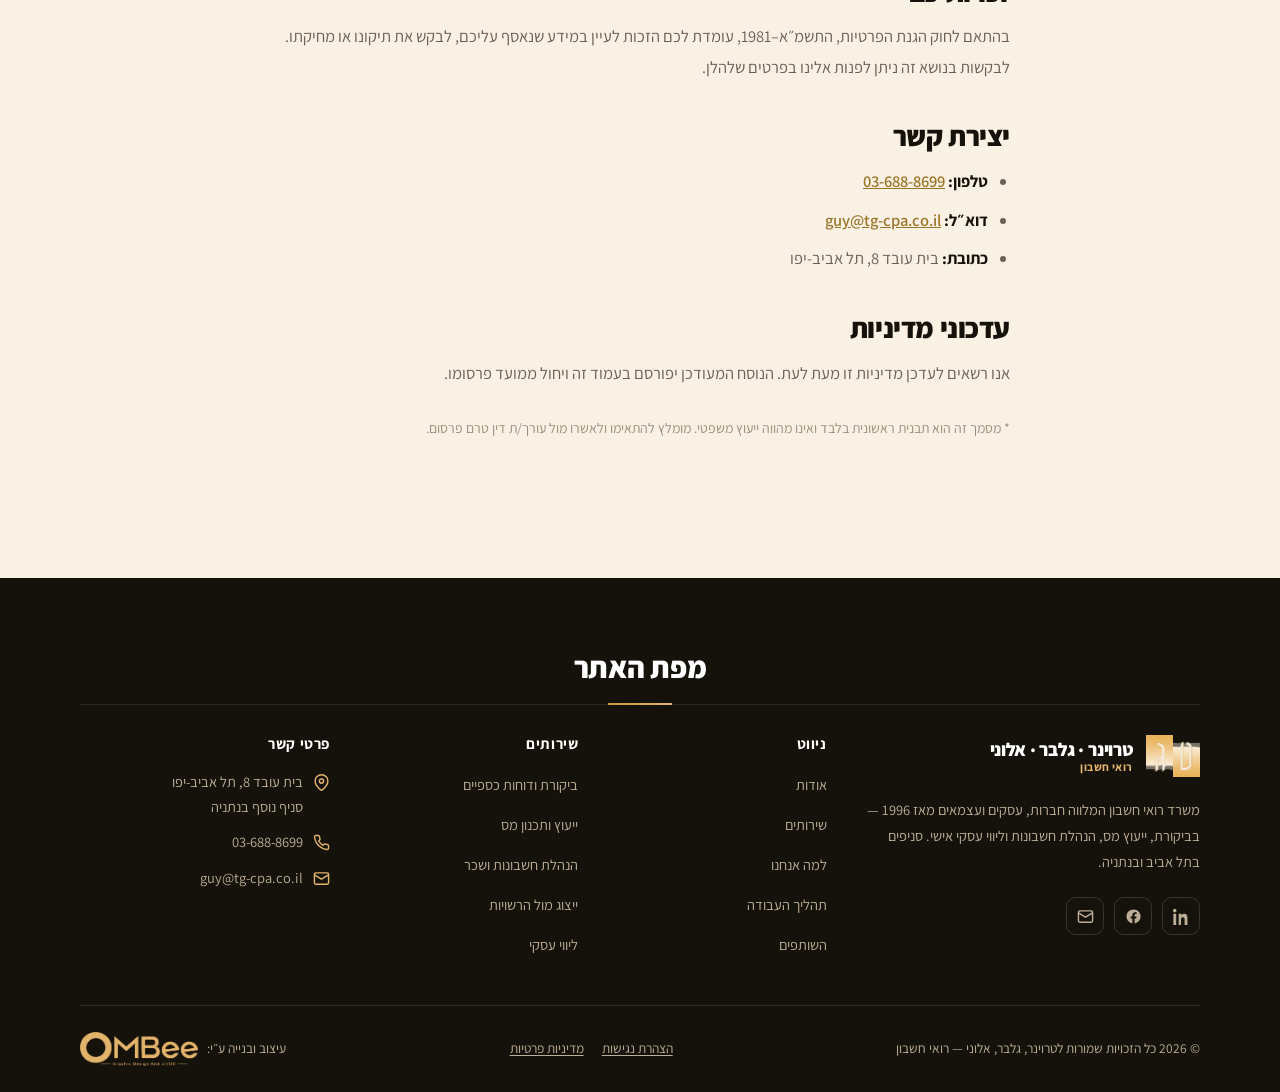
<file: privacy.html>
<!DOCTYPE html>
<!-- טרוינר · גלבר · אלוני — מדיניות פרטיות -->
<html lang="he" dir="rtl">
<head>
<meta charset="UTF-8">
<meta name="viewport" content="width=device-width, initial-scale=1.0">
<title>מדיניות פרטיות | טרוינר, גלבר, אלוני · רואי חשבון</title>
<meta name="description" content="מדיניות הפרטיות של אתר משרד רואי חשבון טרוינר, גלבר, אלוני — איזה מידע נאסף, כיצד נעשה בו שימוש, עוגיות וזכויותיכם.">
<meta name="theme-color" content="#15120b">
<link rel="icon" type="image/png" href="images/icon-tg-cpa.png">
<link rel="preconnect" href="https://fonts.googleapis.com">
<link rel="preconnect" href="https://fonts.gstatic.com" crossorigin>
<link href="https://fonts.googleapis.com/css2?family=Assistant:wght@300;400;500;600;700;800&display=swap" rel="stylesheet">
<link rel="stylesheet" href="css/styles.css">
</head>
<body>

<main id="main">

<section class="page-hero">
  <div class="hero-grid-bg" aria-hidden="true"></div>
  <div class="wrap">
    <div class="crumb"><a href="index.html">בית</a><span class="sep">›</span><span class="cur">מדיניות פרטיות</span></div>
    <h1>מדיניות פרטיות</h1>
    <p>אנו מכבדים את פרטיותכם ומחויבים להגן על המידע האישי שאתם מוסרים לנו.</p>
  </div>
</section>

<section class="legal">
  <div class="wrap">
    <p class="updated">עודכן לאחרונה: נובמבר 2026</p>

    <p>מדיניות פרטיות זו מתארת כיצד משרד רואי חשבון <strong>טרוינר, גלבר, אלוני</strong> ("המשרד", "אנחנו") אוסף, משתמש ושומר על מידע הנמסר באמצעות אתר זה. השימוש באתר מהווה הסכמה לתנאים המפורטים להלן.</p>

    <h2>איזה מידע אנו אוספים</h2>
    <ul>
      <li><strong>מידע שתמסרו ביוזמתכם</strong> — שם, טלפון, כתובת דוא״ל ופרטי פנייה שתזינו בטופס יצירת הקשר.</li>
      <li><strong>מידע טכני</strong> — נתוני גלישה כלליים כגון סוג דפדפן, מכשיר ודפים שנצפו, הנאספים באופן אנונימי לצורך שיפור האתר.</li>
    </ul>

    <h2>השימוש במידע</h2>
    <p>המידע משמש אותנו אך ורק למטרות הבאות:</p>
    <ul>
      <li>יצירת קשר ומענה לפניות שהתקבלו דרך האתר.</li>
      <li>מתן שירותי ראיית חשבון וייעוץ שביקשתם.</li>
      <li>שיפור האתר, השירות וחוויית המשתמש.</li>
      <li>עמידה בחובות חוקיות ורגולטוריות החלות על המשרד.</li>
    </ul>

    <h2>שמירת המידע ואבטחתו</h2>
    <p>אנו נוקטים אמצעים סבירים ומקובלים לאבטחת המידע מפני גישה, שימוש או חשיפה בלתי מורשים. המידע נשמר בדיסקרטיות ובהתאם לחובת הסודיות המקצועית החלה על רואי חשבון. עם זאת, איננו יכולים להבטיח הגנה מוחלטת מפני כל סיכון.</p>

    <h2>עוגיות (Cookies)</h2>
    <p>האתר עשוי לעשות שימוש בעוגיות ובטכנולוגיות דומות לצורך תפעול תקין, שמירת העדפות נגישות ושיפור הגלישה. ניתן לחסום או למחוק עוגיות דרך הגדרות הדפדפן; חסימה עלולה לפגוע בחלק מתכונות האתר.</p>

    <h2>מסירת מידע לצדדים שלישיים</h2>
    <p>איננו מוכרים או משכירים את המידע האישי שלכם. מידע יימסר לצד שלישי רק במקרים הבאים: בהסכמתכם, לצורך מתן השירות (למשל ספקי תשתית), או כאשר הדבר נדרש על פי דין או על פי דרישת רשות מוסמכת.</p>

    <h2>זכויותיכם</h2>
    <p>בהתאם לחוק הגנת הפרטיות, התשמ״א–1981, עומדת לכם הזכות לעיין במידע שנאסף עליכם, לבקש את תיקונו או מחיקתו. לבקשות בנושא זה ניתן לפנות אלינו בפרטים שלהלן.</p>

    <h2>יצירת קשר</h2>
    <ul>
      <li><strong>טלפון:</strong> <a href="tel:+97236888699">03-688-8699</a></li>
      <li><strong>דוא״ל:</strong> <a href="mailto:guy@tg-cpa.co.il">guy@tg-cpa.co.il</a></li>
      <li><strong>כתובת:</strong> בית עובד 8, תל אביב-יפו</li>
    </ul>

    <h2>עדכוני מדיניות</h2>
    <p>אנו רשאים לעדכן מדיניות זו מעת לעת. הנוסח המעודכן יפורסם בעמוד זה ויחול ממועד פרסומו.</p>

    <p style="margin-top:28px;font-size:14px;color:var(--muted-2)">* מסמך זה הוא תבנית ראשונית בלבד ואינו מהווה ייעוץ משפטי. מומלץ להתאימו ולאשרו מול עורך/ת דין טרם פרסום.</p>
  </div>
</section>

</main>

<script src="js/main.js"></script>
<script src="js/accessibility.js"></script>
</body>
</html>
</file>
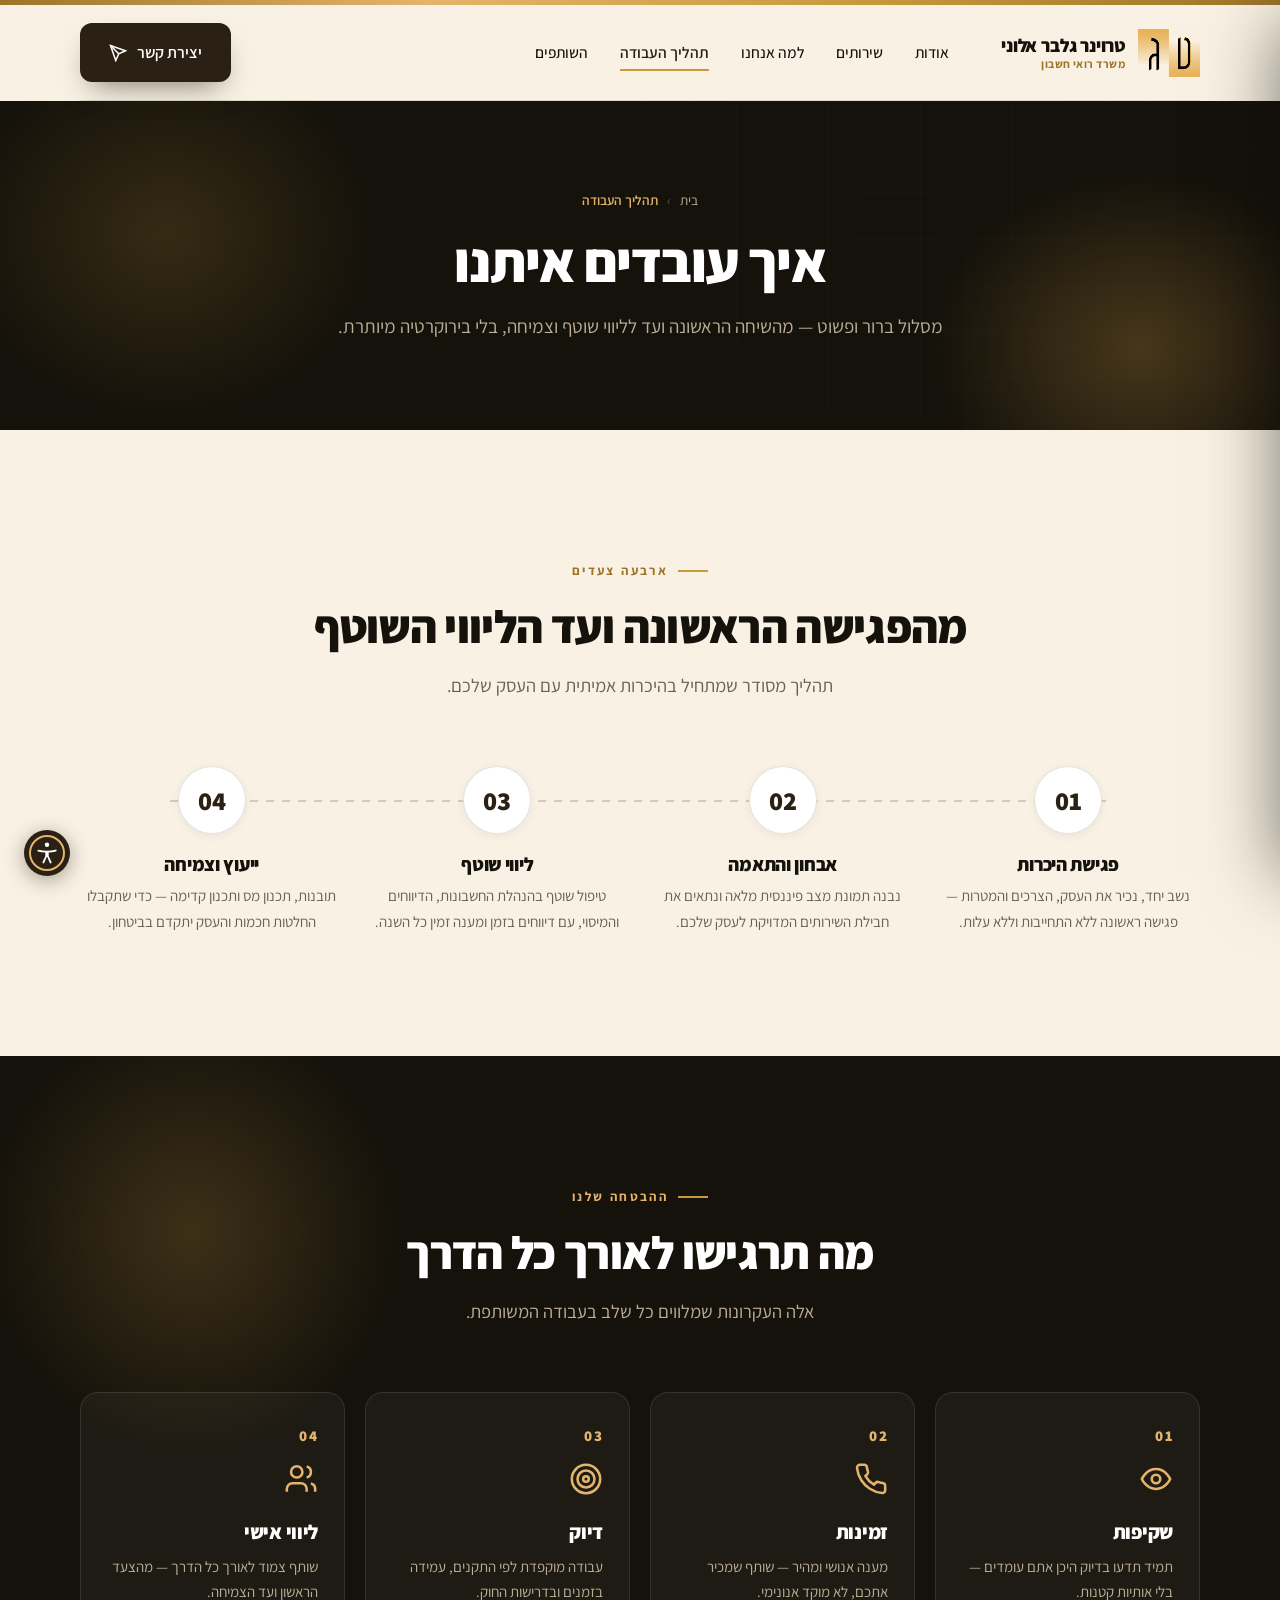
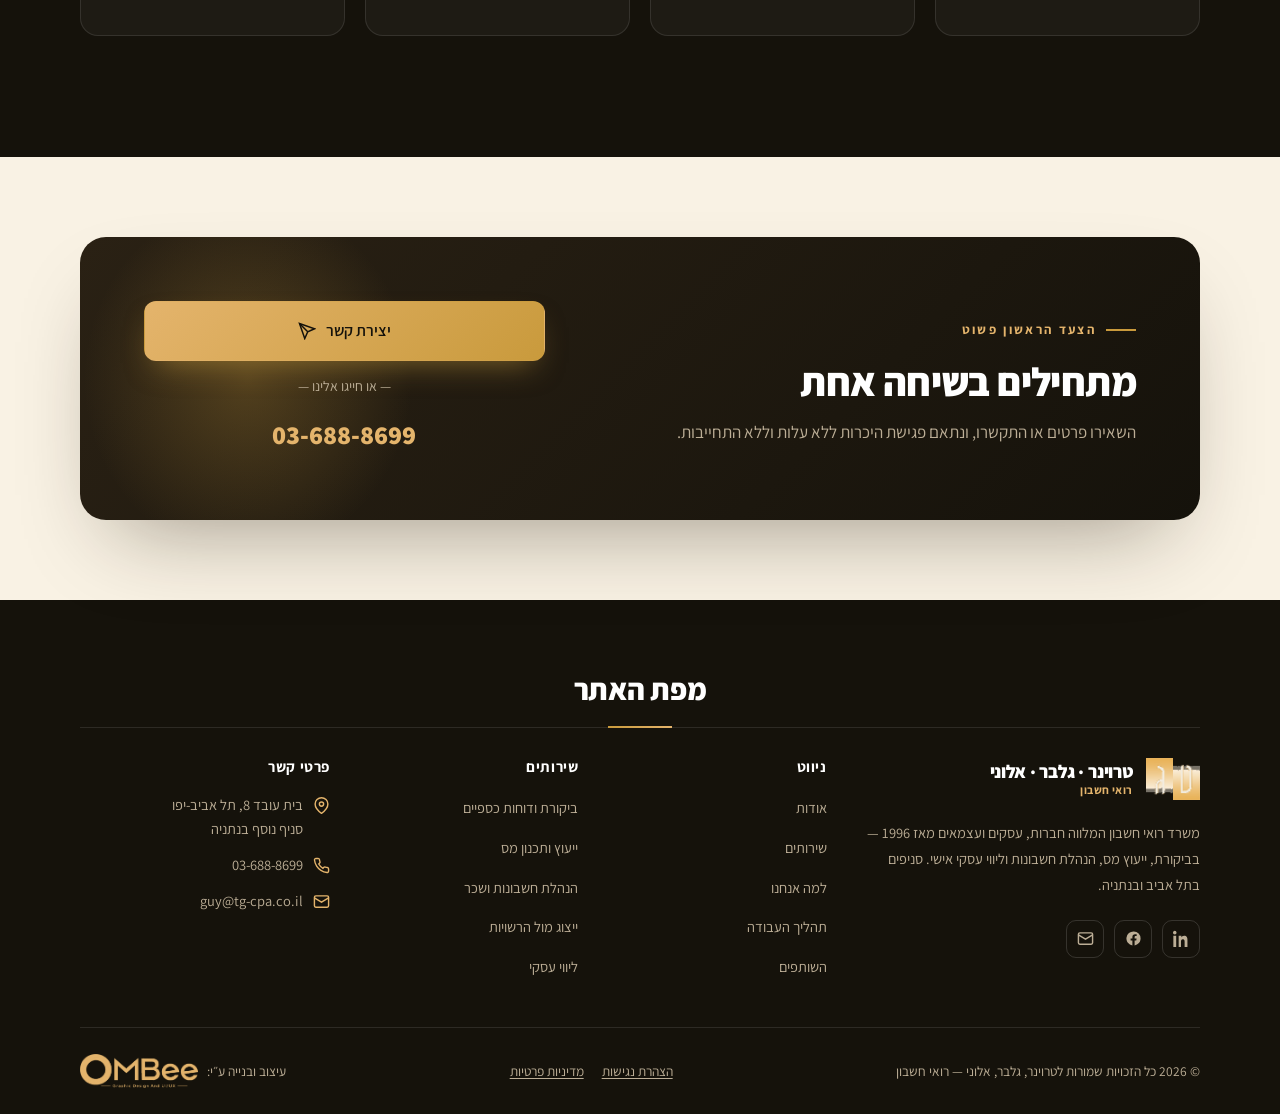
<file: process.html>
<!DOCTYPE html>
<!-- טרוינר · גלבר · אלוני — תהליך העבודה -->
<html lang="he" dir="rtl">
<head>
<meta charset="UTF-8">
<meta name="viewport" content="width=device-width, initial-scale=1.0">
<title>תהליך העבודה | טרוינר, גלבר, אלוני · רואי חשבון</title>
<meta name="description" content="איך עובדים איתנו — מפגישת היכרות ללא עלות, דרך אבחון והתאמה, ליווי שוטף וייעוץ לצמיחה. תהליך ברור ופשוט.">
<meta name="theme-color" content="#0c1c30">
<link rel="icon" type="image/png" href="images/icon-tg-cpa.png">
<link rel="preconnect" href="https://fonts.googleapis.com">
<link rel="preconnect" href="https://fonts.gstatic.com" crossorigin>
<link href="https://fonts.googleapis.com/css2?family=Assistant:wght@300;400;500;600;700;800&display=swap" rel="stylesheet">
<link rel="stylesheet" href="css/styles.css">
</head>
<body>

<main id="main">

<section class="page-hero">
  <div class="hero-grid-bg" aria-hidden="true"></div>
  <div class="wrap">
    <div class="crumb"><a href="index.html">בית</a><span class="sep">›</span><span class="cur">תהליך העבודה</span></div>
    <h1>איך עובדים איתנו</h1>
    <p>מסלול ברור ופשוט — מהשיחה הראשונה ועד לליווי שוטף וצמיחה, בלי בירוקרטיה מיותרת.</p>
  </div>
</section>

<section class="process">
  <div class="wrap">
    <div class="section-head center reveal">
      <span class="eyebrow center">ארבעה צעדים</span>
      <h2>מהפגישה הראשונה ועד הליווי השוטף</h2>
      <p>תהליך מסודר שמתחיל בהיכרות אמיתית עם העסק שלכם.</p>
    </div>
    <div class="steps">
      <div class="step reveal"><div class="num">01</div><h3>פגישת היכרות</h3><p>נשב יחד, נכיר את העסק, הצרכים והמטרות — פגישה ראשונה ללא התחייבות וללא עלות.</p></div>
      <div class="step reveal" data-d="1"><div class="num">02</div><h3>אבחון והתאמה</h3><p>נבנה תמונת מצב פיננסית מלאה ונתאים את חבילת השירותים המדויקת לעסק שלכם.</p></div>
      <div class="step reveal" data-d="2"><div class="num">03</div><h3>ליווי שוטף</h3><p>טיפול שוטף בהנהלת החשבונות, הדיווחים והמיסוי, עם דיווחים בזמן ומענה זמין כל השנה.</p></div>
      <div class="step reveal" data-d="3"><div class="num">04</div><h3>ייעוץ וצמיחה</h3><p>תובנות, תכנון מס ותכנון קדימה — כדי שתקבלו החלטות חכמות והעסק יתקדם בביטחון.</p></div>
    </div>
  </div>
</section>

<section class="why">
  <div class="wrap">
    <div class="section-head center on-dark reveal">
      <span class="eyebrow center on-dark">ההבטחה שלנו</span>
      <h2>מה תרגישו לאורך כל הדרך</h2>
      <p>אלה העקרונות שמלווים כל שלב בעבודה המשותפת.</p>
    </div>
    <div class="why-grid">
      <div class="why-card reveal"><div class="n">01</div><svg viewBox="0 0 24 24" fill="none" stroke="currentColor" stroke-width="1.8"><path d="M2 12s3-7 10-7 10 7 10 7-3 7-10 7-10-7-10-7Z"/><circle cx="12" cy="12" r="3"/></svg><h3>שקיפות</h3><p>תמיד תדעו בדיוק היכן אתם עומדים — בלי אותיות קטנות.</p></div>
      <div class="why-card reveal" data-d="1"><div class="n">02</div><svg viewBox="0 0 24 24" fill="none" stroke="currentColor" stroke-width="1.8"><path d="M22 16.92v3a2 2 0 0 1-2.18 2 19.79 19.79 0 0 1-8.63-3.07 19.5 19.5 0 0 1-6-6 19.79 19.79 0 0 1-3.07-8.67A2 2 0 0 1 4.11 2h3a2 2 0 0 1 2 1.72c.13.96.36 1.9.7 2.81a2 2 0 0 1-.45 2.11L8.09 9.91a16 16 0 0 0 6 6l1.27-1.27a2 2 0 0 1 2.11-.45c.91.34 1.85.57 2.81.7A2 2 0 0 1 22 16.92Z"/></svg><h3>זמינות</h3><p>מענה אנושי ומהיר — שותף שמכיר אתכם, לא מוקד אנונימי.</p></div>
      <div class="why-card reveal" data-d="2"><div class="n">03</div><svg viewBox="0 0 24 24" fill="none" stroke="currentColor" stroke-width="1.8"><circle cx="12" cy="12" r="10"/><circle cx="12" cy="12" r="6"/><circle cx="12" cy="12" r="2"/></svg><h3>דיוק</h3><p>עבודה מוקפדת לפי התקנים, עמידה בזמנים ובדרישות החוק.</p></div>
      <div class="why-card reveal" data-d="3"><div class="n">04</div><svg viewBox="0 0 24 24" fill="none" stroke="currentColor" stroke-width="1.8"><path d="M16 21v-2a4 4 0 0 0-4-4H6a4 4 0 0 0-4 4v2"/><circle cx="9" cy="7" r="4"/><path d="M22 21v-2a4 4 0 0 0-3-3.87M16 3.13a4 4 0 0 1 0 7.75"/></svg><h3>ליווי אישי</h3><p>שותף צמוד לאורך כל הדרך — מהצעד הראשון ועד הצמיחה.</p></div>
    </div>
  </div>
</section>

<section class="cta-band">
  <div class="wrap">
    <div class="cta-inner reveal">
      <div class="t">
        <span class="eyebrow">הצעד הראשון פשוט</span>
        <h2>מתחילים בשיחה אחת</h2>
        <p>השאירו פרטים או התקשרו, ונתאם פגישת היכרות ללא עלות וללא התחייבות.</p>
      </div>
      <div class="cta-actions">
        <a class="btn btn-gold" href="contact.html">יצירת קשר <svg viewBox="0 0 24 24" fill="none" stroke="currentColor" stroke-width="2"><path d="m22 2-7 20-4-9-9-4Z"/><path d="M22 2 11 13"/></svg></a>
        <div class="or">— או חייגו אלינו —</div>
        <div class="ph"><a href="tel:+97236888699">03-688-8699</a></div>
      </div>
    </div>
  </div>
</section>

</main>

<script src="js/main.js"></script>
<script src="js/accessibility.js"></script>
</body>
</html>
</file>
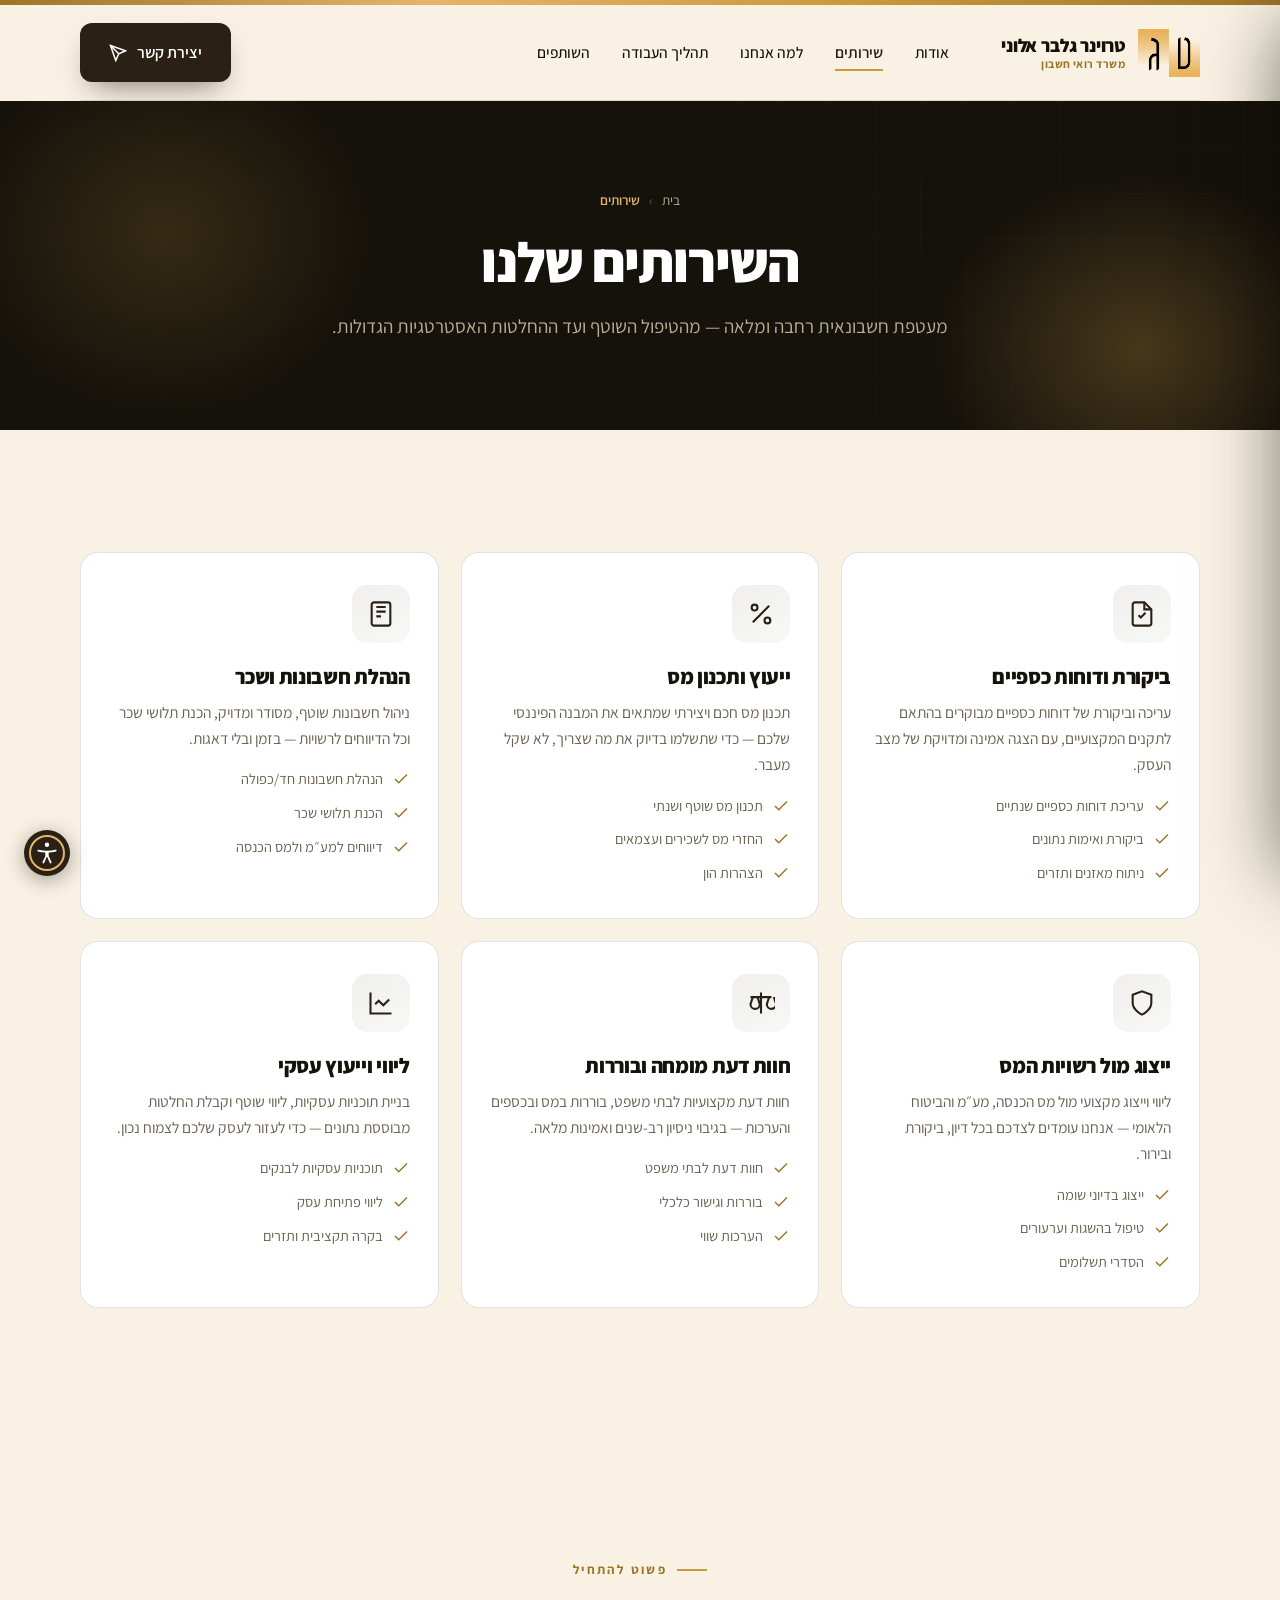
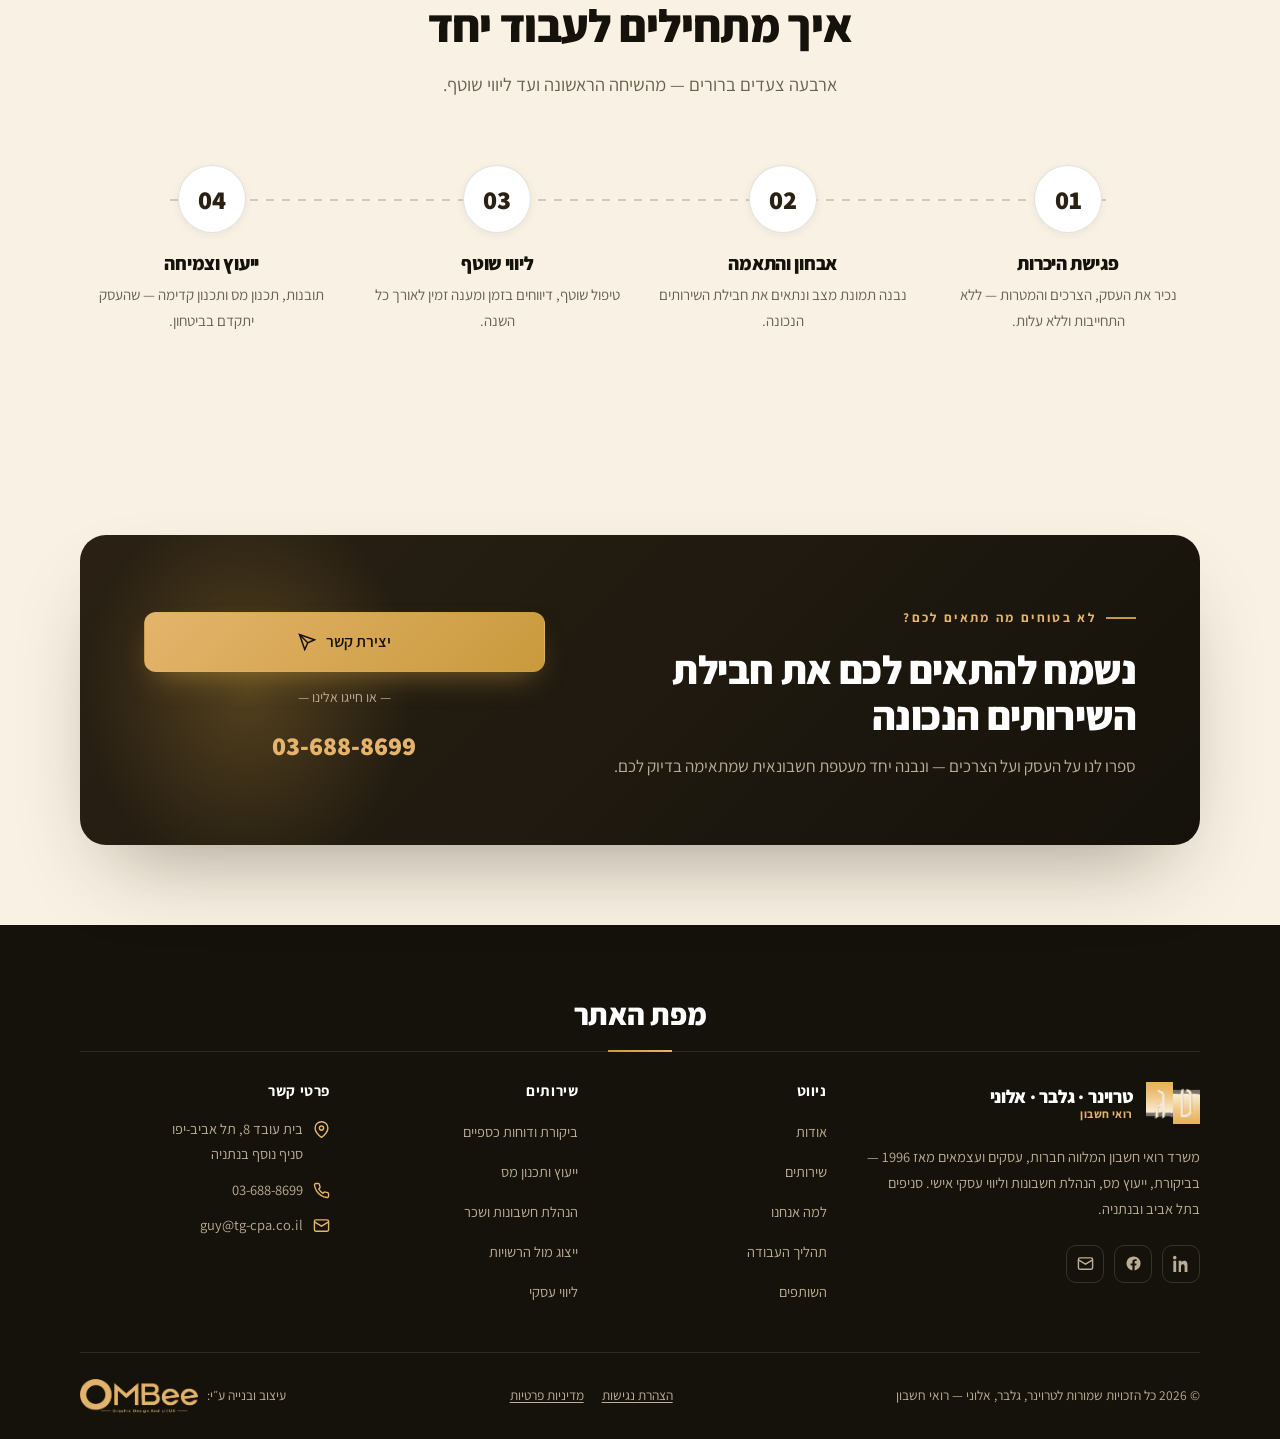
<file: services.html>
<!DOCTYPE html>
<!-- טרוינר · גלבר · אלוני — שירותים -->
<html lang="he" dir="rtl">
<head>
<meta charset="UTF-8">
<meta name="viewport" content="width=device-width, initial-scale=1.0">
<title>השירותים שלנו | טרוינר, גלבר, אלוני · רואי חשבון</title>
<meta name="description" content="שירותי המשרד: ביקורת ודוחות כספיים, ייעוץ ותכנון מס, הנהלת חשבונות ושכר, ייצוג מול רשויות המס, חוות דעת מומחה ובוררות, וליווי עסקי.">
<meta name="theme-color" content="#0c1c30">
<link rel="icon" type="image/png" href="images/icon-tg-cpa.png">
<link rel="preconnect" href="https://fonts.googleapis.com">
<link rel="preconnect" href="https://fonts.gstatic.com" crossorigin>
<link href="https://fonts.googleapis.com/css2?family=Assistant:wght@300;400;500;600;700;800&display=swap" rel="stylesheet">
<link rel="stylesheet" href="css/styles.css">
</head>
<body>

<main id="main">

<section class="page-hero">
  <div class="hero-grid-bg" aria-hidden="true"></div>
  <div class="wrap">
    <div class="crumb"><a href="index.html">בית</a><span class="sep">›</span><span class="cur">שירותים</span></div>
    <h1>השירותים שלנו</h1>
    <p>מעטפת חשבונאית רחבה ומלאה — מהטיפול השוטף ועד ההחלטות האסטרטגיות הגדולות.</p>
  </div>
</section>

<section class="services" style="background:var(--paper)">
  <div class="wrap">
    <div class="svc-grid">

      <article class="svc-card reveal">
        <div class="svc-icon"><svg viewBox="0 0 24 24" fill="none" stroke="currentColor" stroke-width="1.8"><path d="M14 2H6a2 2 0 0 0-2 2v16a2 2 0 0 0 2 2h12a2 2 0 0 0 2-2V8Z"/><path d="M14 2v6h6M9 13l2 2 4-4"/></svg></div>
        <h3>ביקורת ודוחות כספיים</h3>
        <p>עריכה וביקורת של דוחות כספיים מבוקרים בהתאם לתקנים המקצועיים, עם הצגה אמינה ומדויקת של מצב העסק.</p>
        <ul class="svc-list">
          <li><svg viewBox="0 0 24 24" fill="none" stroke="currentColor" stroke-width="2"><path d="M20 6 9 17l-5-5"/></svg>עריכת דוחות כספיים שנתיים</li>
          <li><svg viewBox="0 0 24 24" fill="none" stroke="currentColor" stroke-width="2"><path d="M20 6 9 17l-5-5"/></svg>ביקורת ואימות נתונים</li>
          <li><svg viewBox="0 0 24 24" fill="none" stroke="currentColor" stroke-width="2"><path d="M20 6 9 17l-5-5"/></svg>ניתוח מאזנים ותזרים</li>
        </ul>
      </article>

      <article class="svc-card reveal" data-d="1">
        <div class="svc-icon"><svg viewBox="0 0 24 24" fill="none" stroke="currentColor" stroke-width="1.8"><path d="M19 5 5 19M9 6.5a2.5 2.5 0 1 1-5 0 2.5 2.5 0 0 1 5 0ZM20 17.5a2.5 2.5 0 1 1-5 0 2.5 2.5 0 0 1 5 0Z"/></svg></div>
        <h3>ייעוץ ותכנון מס</h3>
        <p>תכנון מס חכם ויצירתי שמתאים את המבנה הפיננסי שלכם — כדי שתשלמו בדיוק את מה שצריך, לא שקל מעבר.</p>
        <ul class="svc-list">
          <li><svg viewBox="0 0 24 24" fill="none" stroke="currentColor" stroke-width="2"><path d="M20 6 9 17l-5-5"/></svg>תכנון מס שוטף ושנתי</li>
          <li><svg viewBox="0 0 24 24" fill="none" stroke="currentColor" stroke-width="2"><path d="M20 6 9 17l-5-5"/></svg>החזרי מס לשכירים ועצמאים</li>
          <li><svg viewBox="0 0 24 24" fill="none" stroke="currentColor" stroke-width="2"><path d="M20 6 9 17l-5-5"/></svg>הצהרות הון</li>
        </ul>
      </article>

      <article class="svc-card reveal" data-d="2">
        <div class="svc-icon"><svg viewBox="0 0 24 24" fill="none" stroke="currentColor" stroke-width="1.8"><rect x="4" y="2" width="16" height="20" rx="2"/><path d="M8 6h8M8 10h8M8 14h4M16 18v.01M8 18v.01M12 18v.01"/></svg></div>
        <h3>הנהלת חשבונות ושכר</h3>
        <p>ניהול חשבונות שוטף, מסודר ומדויק, הכנת תלושי שכר וכל הדיווחים לרשויות — בזמן ובלי דאגות.</p>
        <ul class="svc-list">
          <li><svg viewBox="0 0 24 24" fill="none" stroke="currentColor" stroke-width="2"><path d="M20 6 9 17l-5-5"/></svg>הנהלת חשבונות חד/כפולה</li>
          <li><svg viewBox="0 0 24 24" fill="none" stroke="currentColor" stroke-width="2"><path d="M20 6 9 17l-5-5"/></svg>הכנת תלושי שכר</li>
          <li><svg viewBox="0 0 24 24" fill="none" stroke="currentColor" stroke-width="2"><path d="M20 6 9 17l-5-5"/></svg>דיווחים למע״מ ולמס הכנסה</li>
        </ul>
      </article>

      <article class="svc-card reveal">
        <div class="svc-icon"><svg viewBox="0 0 24 24" fill="none" stroke="currentColor" stroke-width="1.8"><path d="M12 22s8-4 8-10V5l-8-3-8 3v7c0 6 8 10 8 10Z"/></svg></div>
        <h3>ייצוג מול רשויות המס</h3>
        <p>ליווי וייצוג מקצועי מול מס הכנסה, מע״מ והביטוח הלאומי — אנחנו עומדים לצדכם בכל דיון, ביקורת ובירור.</p>
        <ul class="svc-list">
          <li><svg viewBox="0 0 24 24" fill="none" stroke="currentColor" stroke-width="2"><path d="M20 6 9 17l-5-5"/></svg>ייצוג בדיוני שומה</li>
          <li><svg viewBox="0 0 24 24" fill="none" stroke="currentColor" stroke-width="2"><path d="M20 6 9 17l-5-5"/></svg>טיפול בהשגות וערעורים</li>
          <li><svg viewBox="0 0 24 24" fill="none" stroke="currentColor" stroke-width="2"><path d="M20 6 9 17l-5-5"/></svg>הסדרי תשלומים</li>
        </ul>
      </article>

      <article class="svc-card reveal" data-d="1">
        <div class="svc-icon"><svg viewBox="0 0 24 24" fill="none" stroke="currentColor" stroke-width="1.8"><path d="M12 3v18M3 7h18M5 7l-2 6a4 4 0 0 0 8 0L9 7M19 7l-2 6a4 4 0 0 0 8 0l-2-6"/></svg></div>
        <h3>חוות דעת מומחה ובוררות</h3>
        <p>חוות דעת מקצועיות לבתי משפט, בוררות במס ובכספים והערכות — בגיבוי ניסיון רב-שנים ואמינות מלאה.</p>
        <ul class="svc-list">
          <li><svg viewBox="0 0 24 24" fill="none" stroke="currentColor" stroke-width="2"><path d="M20 6 9 17l-5-5"/></svg>חוות דעת לבתי משפט</li>
          <li><svg viewBox="0 0 24 24" fill="none" stroke="currentColor" stroke-width="2"><path d="M20 6 9 17l-5-5"/></svg>בוררות וגישור כלכלי</li>
          <li><svg viewBox="0 0 24 24" fill="none" stroke="currentColor" stroke-width="2"><path d="M20 6 9 17l-5-5"/></svg>הערכות שווי</li>
        </ul>
      </article>

      <article class="svc-card reveal" data-d="2">
        <div class="svc-icon"><svg viewBox="0 0 24 24" fill="none" stroke="currentColor" stroke-width="1.8"><path d="M3 3v18h18"/><path d="m19 9-5 5-4-4-3 3"/></svg></div>
        <h3>ליווי וייעוץ עסקי</h3>
        <p>בניית תוכניות עסקיות, ליווי שוטף וקבלת החלטות מבוססת נתונים — כדי לעזור לעסק שלכם לצמוח נכון.</p>
        <ul class="svc-list">
          <li><svg viewBox="0 0 24 24" fill="none" stroke="currentColor" stroke-width="2"><path d="M20 6 9 17l-5-5"/></svg>תוכניות עסקיות לבנקים</li>
          <li><svg viewBox="0 0 24 24" fill="none" stroke="currentColor" stroke-width="2"><path d="M20 6 9 17l-5-5"/></svg>ליווי פתיחת עסק</li>
          <li><svg viewBox="0 0 24 24" fill="none" stroke="currentColor" stroke-width="2"><path d="M20 6 9 17l-5-5"/></svg>בקרה תקציבית ותזרים</li>
        </ul>
      </article>

    </div>
  </div>
</section>

<section class="process">
  <div class="wrap">
    <div class="section-head center reveal">
      <span class="eyebrow center">פשוט להתחיל</span>
      <h2>איך מתחילים לעבוד יחד</h2>
      <p>ארבעה צעדים ברורים — מהשיחה הראשונה ועד ליווי שוטף.</p>
    </div>
    <div class="steps">
      <div class="step reveal"><div class="num">01</div><h3>פגישת היכרות</h3><p>נכיר את העסק, הצרכים והמטרות — ללא התחייבות וללא עלות.</p></div>
      <div class="step reveal" data-d="1"><div class="num">02</div><h3>אבחון והתאמה</h3><p>נבנה תמונת מצב ונתאים את חבילת השירותים הנכונה.</p></div>
      <div class="step reveal" data-d="2"><div class="num">03</div><h3>ליווי שוטף</h3><p>טיפול שוטף, דיווחים בזמן ומענה זמין לאורך כל השנה.</p></div>
      <div class="step reveal" data-d="3"><div class="num">04</div><h3>ייעוץ וצמיחה</h3><p>תובנות, תכנון מס ותכנון קדימה — שהעסק יתקדם בביטחון.</p></div>
    </div>
  </div>
</section>

<section class="cta-band">
  <div class="wrap">
    <div class="cta-inner reveal">
      <div class="t">
        <span class="eyebrow">לא בטוחים מה מתאים לכם?</span>
        <h2>נשמח להתאים לכם את חבילת השירותים הנכונה</h2>
        <p>ספרו לנו על העסק ועל הצרכים — ונבנה יחד מעטפת חשבונאית שמתאימה בדיוק לכם.</p>
      </div>
      <div class="cta-actions">
        <a class="btn btn-gold" href="contact.html">יצירת קשר <svg viewBox="0 0 24 24" fill="none" stroke="currentColor" stroke-width="2"><path d="m22 2-7 20-4-9-9-4Z"/><path d="M22 2 11 13"/></svg></a>
        <div class="or">— או חייגו אלינו —</div>
        <div class="ph"><a href="tel:+97236888699">03-688-8699</a></div>
      </div>
    </div>
  </div>
</section>

</main>

<script src="js/main.js"></script>
<script src="js/accessibility.js"></script>
</body>
</html>
</file>
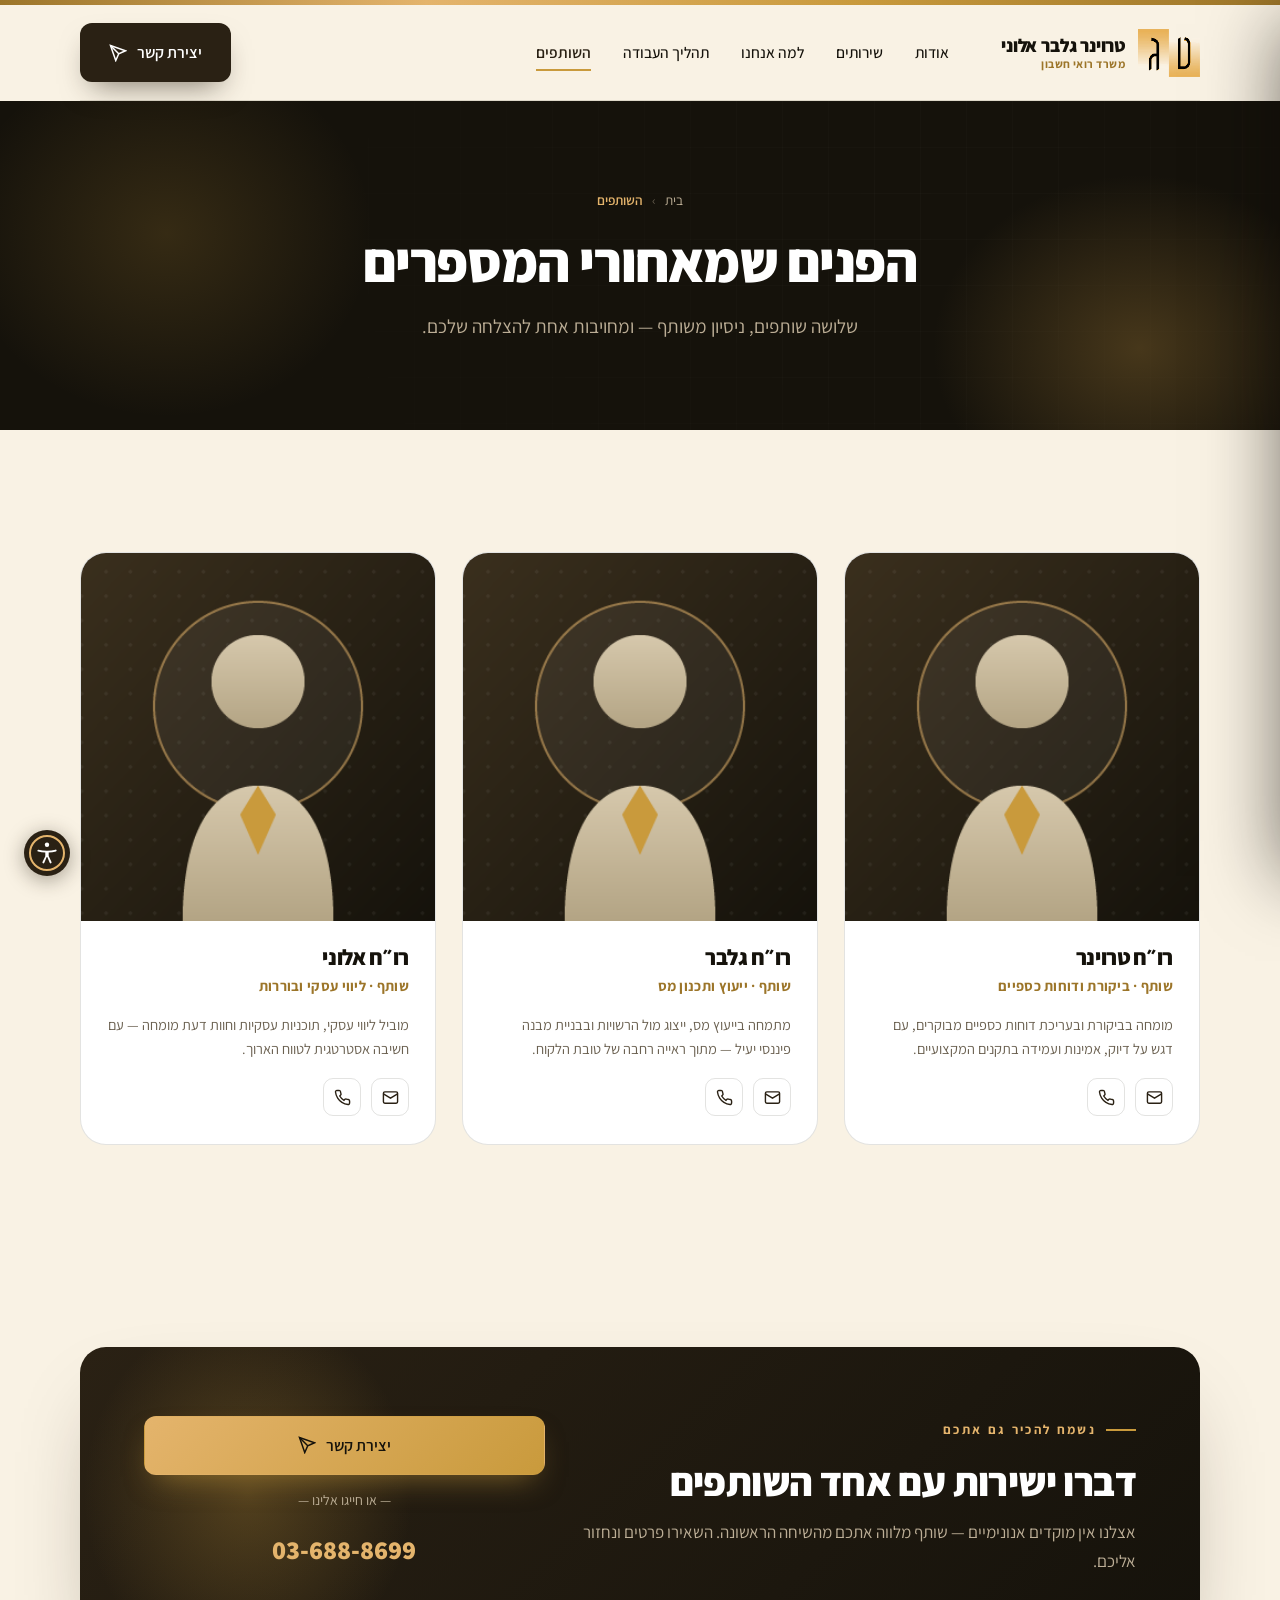
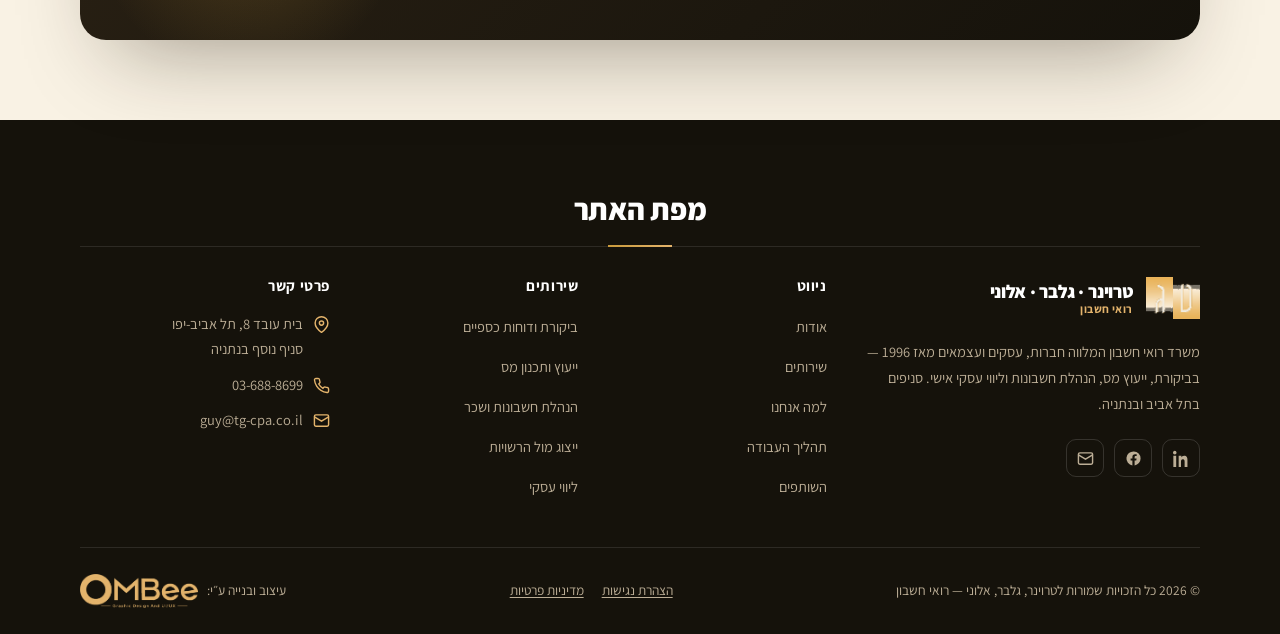
<file: team.html>
<!DOCTYPE html>
<!-- טרוינר · גלבר · אלוני — השותפים -->
<html lang="he" dir="rtl">
<head>
<meta charset="UTF-8">
<meta name="viewport" content="width=device-width, initial-scale=1.0">
<title>השותפים | טרוינר, גלבר, אלוני · רואי חשבון</title>
<meta name="description" content="הכירו את השותפים במשרד רואי חשבון טרוינר, גלבר, אלוני — ניסיון, מקצועיות ומחויבות אישית להצלחת הלקוחות.">
<meta name="theme-color" content="#0c1c30">
<link rel="icon" type="image/png" href="images/icon-tg-cpa.png">
<link rel="preconnect" href="https://fonts.googleapis.com">
<link rel="preconnect" href="https://fonts.gstatic.com" crossorigin>
<link href="https://fonts.googleapis.com/css2?family=Assistant:wght@300;400;500;600;700;800&display=swap" rel="stylesheet">
<link rel="stylesheet" href="css/styles.css">
</head>
<body>

<main id="main">

<section class="page-hero">
  <div class="hero-grid-bg" aria-hidden="true"></div>
  <div class="wrap">
    <div class="crumb"><a href="index.html">בית</a><span class="sep">›</span><span class="cur">השותפים</span></div>
    <h1>הפנים שמאחורי המספרים</h1>
    <p>שלושה שותפים, ניסיון משותף — ומחויבות אחת להצלחה שלכם.</p>
  </div>
</section>

<section class="team" style="background:var(--paper)">
  <div class="wrap">
    <div class="team-grid">
      <!-- TODO: שמות פרטיים, תפקידים מדויקים ותמונות אמת -->
      <article class="member reveal">
        <img class="member-photo" src="images/troyner.png" alt="רו״ח טרוינר">
        <div class="member-info">
          <h3>רו״ח טרוינר</h3>
          <div class="role">שותף · ביקורת ודוחות כספיים</div>
          <p>מומחה בביקורת ובעריכת דוחות כספיים מבוקרים, עם דגש על דיוק, אמינות ועמידה בתקנים המקצועיים.</p>
          <div class="lk">
            <a href="mailto:guy@tg-cpa.co.il" aria-label="אימייל"><svg viewBox="0 0 24 24" fill="none" stroke="currentColor" stroke-width="2"><rect x="2" y="4" width="20" height="16" rx="2"/><path d="m22 7-10 6L2 7"/></svg></a>
            <a href="tel:+97236888699" aria-label="טלפון"><svg viewBox="0 0 24 24" fill="none" stroke="currentColor" stroke-width="2"><path d="M22 16.92v3a2 2 0 0 1-2.18 2 19.79 19.79 0 0 1-8.63-3.07 19.5 19.5 0 0 1-6-6 19.79 19.79 0 0 1-3.07-8.67A2 2 0 0 1 4.11 2h3a2 2 0 0 1 2 1.72c.13.96.36 1.9.7 2.81a2 2 0 0 1-.45 2.11L8.09 9.91a16 16 0 0 0 6 6l1.27-1.27a2 2 0 0 1 2.11-.45c.91.34 1.85.57 2.81.7A2 2 0 0 1 22 16.92Z"/></svg></a>
          </div>
        </div>
      </article>

      <article class="member reveal" data-d="1">
        <img class="member-photo" src="images/galber.png" alt="רו״ח גלבר">
        <div class="member-info">
          <h3>רו״ח גלבר</h3>
          <div class="role">שותף · ייעוץ ותכנון מס</div>
          <p>מתמחה בייעוץ מס, ייצוג מול הרשויות ובבניית מבנה פיננסי יעיל — מתוך ראייה רחבה של טובת הלקוח.</p>
          <div class="lk">
            <a href="mailto:guy@tg-cpa.co.il" aria-label="אימייל"><svg viewBox="0 0 24 24" fill="none" stroke="currentColor" stroke-width="2"><rect x="2" y="4" width="20" height="16" rx="2"/><path d="m22 7-10 6L2 7"/></svg></a>
            <a href="tel:+97236888699" aria-label="טלפון"><svg viewBox="0 0 24 24" fill="none" stroke="currentColor" stroke-width="2"><path d="M22 16.92v3a2 2 0 0 1-2.18 2 19.79 19.79 0 0 1-8.63-3.07 19.5 19.5 0 0 1-6-6 19.79 19.79 0 0 1-3.07-8.67A2 2 0 0 1 4.11 2h3a2 2 0 0 1 2 1.72c.13.96.36 1.9.7 2.81a2 2 0 0 1-.45 2.11L8.09 9.91a16 16 0 0 0 6 6l1.27-1.27a2 2 0 0 1 2.11-.45c.91.34 1.85.57 2.81.7A2 2 0 0 1 22 16.92Z"/></svg></a>
          </div>
        </div>
      </article>

      <article class="member reveal" data-d="2">
        <img class="member-photo" src="images/aloni.png" alt="רו״ח אלוני">
        <div class="member-info">
          <h3>רו״ח אלוני</h3>
          <div class="role">שותף · ליווי עסקי ובוררות</div>
          <p>מוביל ליווי עסקי, תוכניות עסקיות וחוות דעת מומחה — עם חשיבה אסטרטגית לטווח הארוך.</p>
          <div class="lk">
            <a href="mailto:guy@tg-cpa.co.il" aria-label="אימייל"><svg viewBox="0 0 24 24" fill="none" stroke="currentColor" stroke-width="2"><rect x="2" y="4" width="20" height="16" rx="2"/><path d="m22 7-10 6L2 7"/></svg></a>
            <a href="tel:+97236888699" aria-label="טלפון"><svg viewBox="0 0 24 24" fill="none" stroke="currentColor" stroke-width="2"><path d="M22 16.92v3a2 2 0 0 1-2.18 2 19.79 19.79 0 0 1-8.63-3.07 19.5 19.5 0 0 1-6-6 19.79 19.79 0 0 1-3.07-8.67A2 2 0 0 1 4.11 2h3a2 2 0 0 1 2 1.72c.13.96.36 1.9.7 2.81a2 2 0 0 1-.45 2.11L8.09 9.91a16 16 0 0 0 6 6l1.27-1.27a2 2 0 0 1 2.11-.45c.91.34 1.85.57 2.81.7A2 2 0 0 1 22 16.92Z"/></svg></a>
          </div>
        </div>
      </article>
    </div>
  </div>
</section>

<section class="cta-band">
  <div class="wrap">
    <div class="cta-inner reveal">
      <div class="t">
        <span class="eyebrow">נשמח להכיר גם אתכם</span>
        <h2>דברו ישירות עם אחד השותפים</h2>
        <p>אצלנו אין מוקדים אנונימיים — שותף מלווה אתכם מהשיחה הראשונה. השאירו פרטים ונחזור אליכם.</p>
      </div>
      <div class="cta-actions">
        <a class="btn btn-gold" href="contact.html">יצירת קשר <svg viewBox="0 0 24 24" fill="none" stroke="currentColor" stroke-width="2"><path d="m22 2-7 20-4-9-9-4Z"/><path d="M22 2 11 13"/></svg></a>
        <div class="or">— או חייגו אלינו —</div>
        <div class="ph"><a href="tel:+97236888699">03-688-8699</a></div>
      </div>
    </div>
  </div>
</section>

</main>

<script src="js/main.js"></script>
<script src="js/accessibility.js"></script>
</body>
</html>
</file>
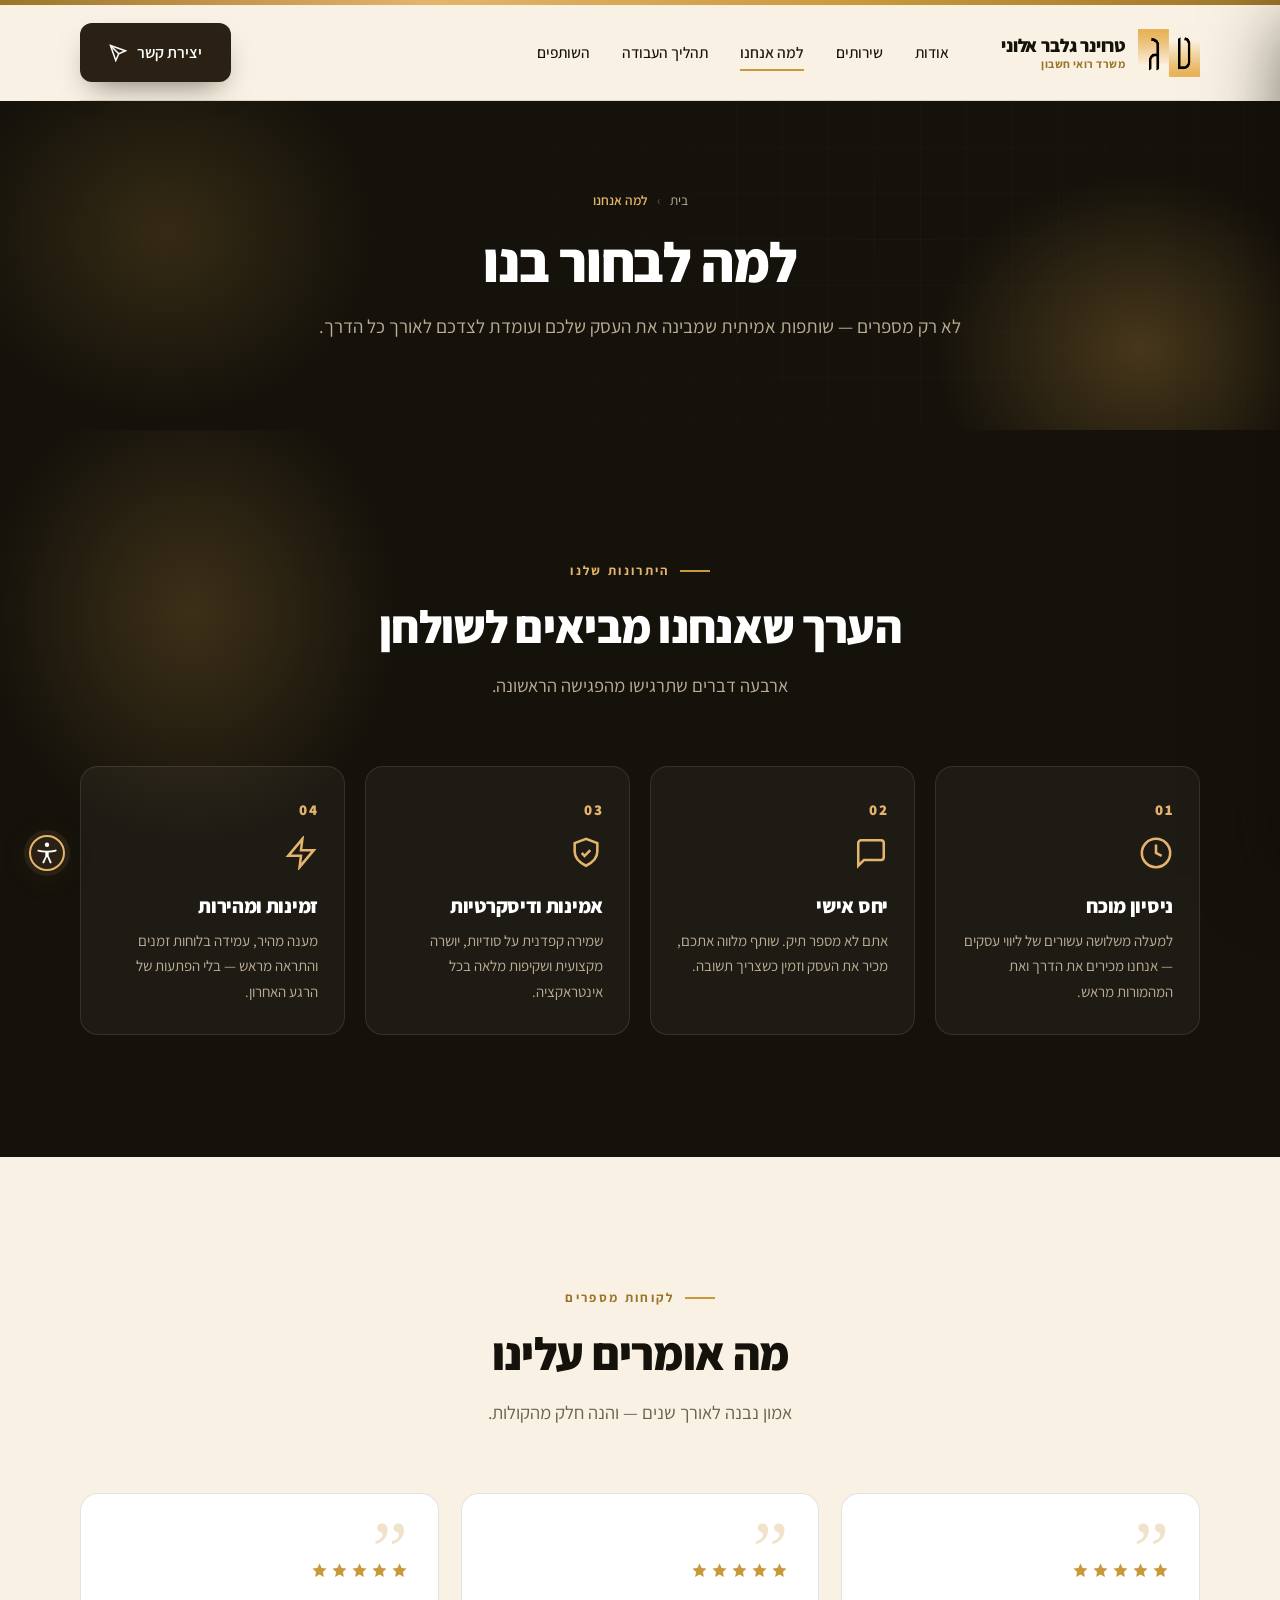
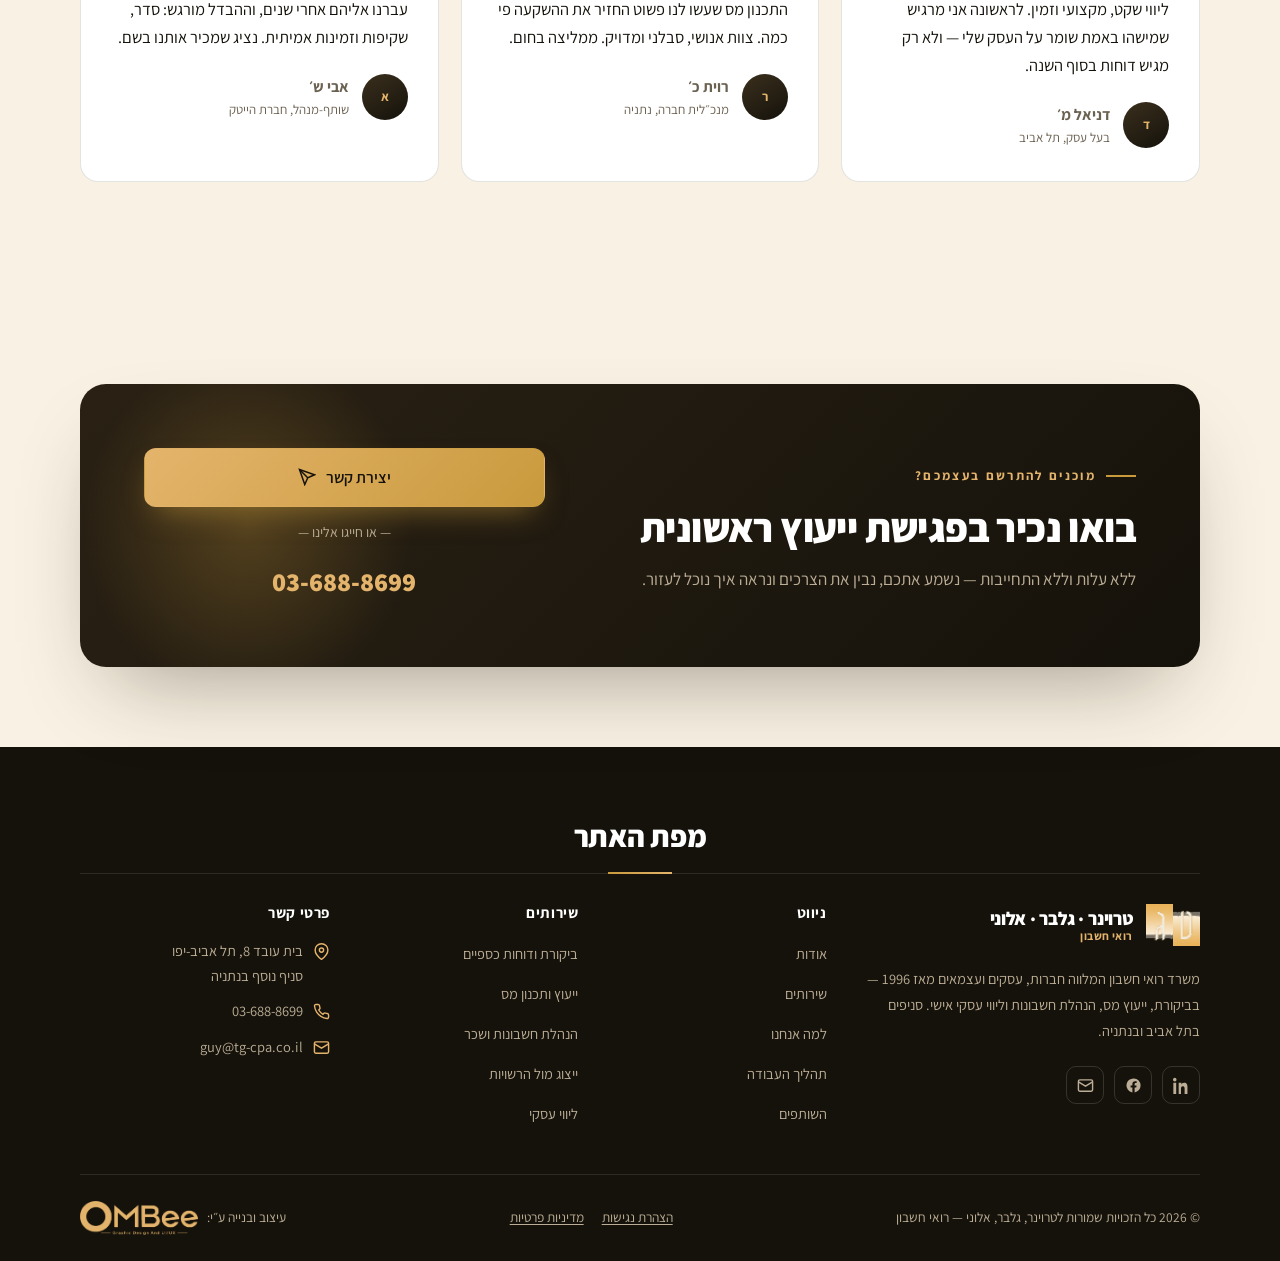
<file: why.html>
<!DOCTYPE html>
<!-- טרוינר · גלבר · אלוני — למה אנחנו -->
<html lang="he" dir="rtl">
<head>
<meta charset="UTF-8">
<meta name="viewport" content="width=device-width, initial-scale=1.0">
<title>למה לבחור בנו | טרוינר, גלבר, אלוני · רואי חשבון</title>
<meta name="description" content="ניסיון מאז 1996, יחס אישי, אמינות ודיסקרטיות וזמינות מלאה — היתרונות של משרד רואי חשבון טרוינר, גלבר, אלוני.">
<meta name="theme-color" content="#0c1c30">
<link rel="icon" type="image/png" href="images/icon-tg-cpa.png">
<link rel="preconnect" href="https://fonts.googleapis.com">
<link rel="preconnect" href="https://fonts.gstatic.com" crossorigin>
<link href="https://fonts.googleapis.com/css2?family=Assistant:wght@300;400;500;600;700;800&display=swap" rel="stylesheet">
<link rel="stylesheet" href="css/styles.css">
</head>
<body>

<main id="main">

<section class="page-hero">
  <div class="hero-grid-bg" aria-hidden="true"></div>
  <div class="wrap">
    <div class="crumb"><a href="index.html">בית</a><span class="sep">›</span><span class="cur">למה אנחנו</span></div>
    <h1>למה לבחור בנו</h1>
    <p>לא רק מספרים — שותפות אמיתית שמבינה את העסק שלכם ועומדת לצדכם לאורך כל הדרך.</p>
  </div>
</section>

<section class="why">
  <div class="wrap">
    <div class="section-head center on-dark reveal">
      <span class="eyebrow center on-dark">היתרונות שלנו</span>
      <h2>הערך שאנחנו מביאים לשולחן</h2>
      <p>ארבעה דברים שתרגישו מהפגישה הראשונה.</p>
    </div>
    <div class="why-grid">
      <div class="why-card reveal"><div class="n">01</div><svg viewBox="0 0 24 24" fill="none" stroke="currentColor" stroke-width="1.8"><circle cx="12" cy="12" r="10"/><path d="M12 6v6l4 2"/></svg><h3>ניסיון מוכח</h3><p>למעלה משלושה עשורים של ליווי עסקים — אנחנו מכירים את הדרך ואת המהמורות מראש.</p></div>
      <div class="why-card reveal" data-d="1"><div class="n">02</div><svg viewBox="0 0 24 24" fill="none" stroke="currentColor" stroke-width="1.8"><path d="M21 15a2 2 0 0 1-2 2H7l-4 4V5a2 2 0 0 1 2-2h14a2 2 0 0 1 2 2Z"/></svg><h3>יחס אישי</h3><p>אתם לא מספר תיק. שותף מלווה אתכם, מכיר את העסק וזמין כשצריך תשובה.</p></div>
      <div class="why-card reveal" data-d="2"><div class="n">03</div><svg viewBox="0 0 24 24" fill="none" stroke="currentColor" stroke-width="1.8"><path d="M12 2 4 5v6c0 5 3.4 7.8 8 10 4.6-2.2 8-5 8-10V5Z"/><path d="m9 12 2 2 4-4"/></svg><h3>אמינות ודיסקרטיות</h3><p>שמירה קפדנית על סודיות, יושרה מקצועית ושקיפות מלאה בכל אינטראקציה.</p></div>
      <div class="why-card reveal" data-d="3"><div class="n">04</div><svg viewBox="0 0 24 24" fill="none" stroke="currentColor" stroke-width="1.8"><path d="M13 2 3 14h9l-1 8 10-12h-9Z"/></svg><h3>זמינות ומהירות</h3><p>מענה מהיר, עמידה בלוחות זמנים והתראה מראש — בלי הפתעות של הרגע האחרון.</p></div>
    </div>
  </div>
</section>

<section class="quotes">
  <div class="wrap">
    <div class="section-head center reveal">
      <span class="eyebrow center">לקוחות מספרים</span>
      <h2>מה אומרים עלינו</h2>
      <p>אמון נבנה לאורך שנים — והנה חלק מהקולות.</p>
    </div>
    <div class="q-grid">
      <article class="q-card reveal">
        <div class="mark">”</div>
        <div class="q-stars" aria-label="5 כוכבים"><svg viewBox="0 0 24 24" fill="currentColor"><path d="m12 2 3 6.3 6.9 1-5 4.9 1.2 6.8L12 17.8 5.9 21l1.2-6.8-5-4.9 6.9-1Z"/></svg><svg viewBox="0 0 24 24" fill="currentColor"><path d="m12 2 3 6.3 6.9 1-5 4.9 1.2 6.8L12 17.8 5.9 21l1.2-6.8-5-4.9 6.9-1Z"/></svg><svg viewBox="0 0 24 24" fill="currentColor"><path d="m12 2 3 6.3 6.9 1-5 4.9 1.2 6.8L12 17.8 5.9 21l1.2-6.8-5-4.9 6.9-1Z"/></svg><svg viewBox="0 0 24 24" fill="currentColor"><path d="m12 2 3 6.3 6.9 1-5 4.9 1.2 6.8L12 17.8 5.9 21l1.2-6.8-5-4.9 6.9-1Z"/></svg><svg viewBox="0 0 24 24" fill="currentColor"><path d="m12 2 3 6.3 6.9 1-5 4.9 1.2 6.8L12 17.8 5.9 21l1.2-6.8-5-4.9 6.9-1Z"/></svg></div>
        <p>ליווי שקט, מקצועי וזמין. לראשונה אני מרגיש שמישהו באמת שומר על העסק שלי — ולא רק מגיש דוחות בסוף השנה.</p>
        <div class="who"><span class="av">ד</span><span><b>דניאל מ׳</b><span>בעל עסק, תל אביב</span></span></div>
      </article>
      <article class="q-card reveal" data-d="1">
        <div class="mark">”</div>
        <div class="q-stars" aria-label="5 כוכבים"><svg viewBox="0 0 24 24" fill="currentColor"><path d="m12 2 3 6.3 6.9 1-5 4.9 1.2 6.8L12 17.8 5.9 21l1.2-6.8-5-4.9 6.9-1Z"/></svg><svg viewBox="0 0 24 24" fill="currentColor"><path d="m12 2 3 6.3 6.9 1-5 4.9 1.2 6.8L12 17.8 5.9 21l1.2-6.8-5-4.9 6.9-1Z"/></svg><svg viewBox="0 0 24 24" fill="currentColor"><path d="m12 2 3 6.3 6.9 1-5 4.9 1.2 6.8L12 17.8 5.9 21l1.2-6.8-5-4.9 6.9-1Z"/></svg><svg viewBox="0 0 24 24" fill="currentColor"><path d="m12 2 3 6.3 6.9 1-5 4.9 1.2 6.8L12 17.8 5.9 21l1.2-6.8-5-4.9 6.9-1Z"/></svg><svg viewBox="0 0 24 24" fill="currentColor"><path d="m12 2 3 6.3 6.9 1-5 4.9 1.2 6.8L12 17.8 5.9 21l1.2-6.8-5-4.9 6.9-1Z"/></svg></div>
        <p>התכנון מס שעשו לנו פשוט החזיר את ההשקעה פי כמה. צוות אנושי, סבלני ומדויק. ממליצה בחום.</p>
        <div class="who"><span class="av">ר</span><span><b>רוית כ׳</b><span>מנכ״לית חברה, נתניה</span></span></div>
      </article>
      <article class="q-card reveal" data-d="2">
        <div class="mark">”</div>
        <div class="q-stars" aria-label="5 כוכבים"><svg viewBox="0 0 24 24" fill="currentColor"><path d="m12 2 3 6.3 6.9 1-5 4.9 1.2 6.8L12 17.8 5.9 21l1.2-6.8-5-4.9 6.9-1Z"/></svg><svg viewBox="0 0 24 24" fill="currentColor"><path d="m12 2 3 6.3 6.9 1-5 4.9 1.2 6.8L12 17.8 5.9 21l1.2-6.8-5-4.9 6.9-1Z"/></svg><svg viewBox="0 0 24 24" fill="currentColor"><path d="m12 2 3 6.3 6.9 1-5 4.9 1.2 6.8L12 17.8 5.9 21l1.2-6.8-5-4.9 6.9-1Z"/></svg><svg viewBox="0 0 24 24" fill="currentColor"><path d="m12 2 3 6.3 6.9 1-5 4.9 1.2 6.8L12 17.8 5.9 21l1.2-6.8-5-4.9 6.9-1Z"/></svg><svg viewBox="0 0 24 24" fill="currentColor"><path d="m12 2 3 6.3 6.9 1-5 4.9 1.2 6.8L12 17.8 5.9 21l1.2-6.8-5-4.9 6.9-1Z"/></svg></div>
        <p>עברנו אליהם אחרי שנים, וההבדל מורגש: סדר, שקיפות וזמינות אמיתית. נציג שמכיר אותנו בשם.</p>
        <div class="who"><span class="av">א</span><span><b>אבי ש׳</b><span>שותף-מנהל, חברת הייטק</span></span></div>
      </article>
    </div>
  </div>
</section>

<section class="cta-band">
  <div class="wrap">
    <div class="cta-inner reveal">
      <div class="t">
        <span class="eyebrow">מוכנים להתרשם בעצמכם?</span>
        <h2>בואו נכיר בפגישת ייעוץ ראשונית</h2>
        <p>ללא עלות וללא התחייבות — נשמע אתכם, נבין את הצרכים ונראה איך נוכל לעזור.</p>
      </div>
      <div class="cta-actions">
        <a class="btn btn-gold" href="contact.html">יצירת קשר <svg viewBox="0 0 24 24" fill="none" stroke="currentColor" stroke-width="2"><path d="m22 2-7 20-4-9-9-4Z"/><path d="M22 2 11 13"/></svg></a>
        <div class="or">— או חייגו אלינו —</div>
        <div class="ph"><a href="tel:+97236888699">03-688-8699</a></div>
      </div>
    </div>
  </div>
</section>

</main>

<script src="js/main.js"></script>
<script src="js/accessibility.js"></script>
</body>
</html>
</file>
<file: css/styles.css>
/* =============================================================
   טרוינר · גלבר · אלוני — רואי חשבון | גיליון סגנונות משותף
   פונט: Assistant · RTL · פלטה: נייבי + זהב שמפניה + שנהב
   ============================================================= */

/* ============================== TOKENS ============================== */
:root{
  --ink:#15120b;        /* שחור-אספרסו חם (אותיות הלוגו) */
  --navy:#2a2114;       /* כהה ראשי — כפתורים ומקטעים כהים */
  --navy-2:#3a2f1d;     /* כהה בהיר יותר — ראש גרדיאנט */
  --navy-soft:#4f4028;  /* הכי בהיר בכהים — לעמודות גרף */
  --gold:#c99a3c;       /* זהב ראשי (מהלוגו) */
  --gold-2:#e4b46c;     /* זהב בהיר (פס הלוגו) — גרדיאנטים והדגשות */
  --gold-deep:#9c7529;  /* זהב עמוק — תוויות על רקע בהיר */
  --paper:#f9f2e4;      /* קרם חם (רקע הלוגו) */
  --paper-2:#f1e6d2;    /* קרם עמוק יותר */
  --white:#ffffff;
  --muted:#6b6151;      /* טקסט משני חם */
  --muted-2:#9a8f7b;
  --line:rgba(30,24,12,.12);
  --line-strong:rgba(30,24,12,.18);
  --on-dark:#f2ecdf;
  --on-dark-muted:#bcae96;

  --maxw:1200px;
  --radius:18px;
  --radius-lg:26px;
  --radius-sm:12px;
  --shadow-sm:0 2px 10px rgba(30,22,8,.06);
  --shadow:0 18px 50px -20px rgba(30,22,8,.26);
  --shadow-lg:0 40px 90px -35px rgba(30,22,8,.42);
  --ease:cubic-bezier(.22,.61,.36,1);
  --section-y:clamp(72px,9.5vw,128px);

  --sans:"Assistant",-apple-system,"Segoe UI",Arial,sans-serif;
}

/* ============================== BASE ============================== */
*,*::before,*::after{box-sizing:border-box;}
html{scroll-behavior:smooth;-webkit-text-size-adjust:100%;}
@media (prefers-reduced-motion:reduce){html{scroll-behavior:auto;}}
body{
  margin:0;font-family:var(--sans);color:var(--ink);background:var(--paper);
  font-size:17px;line-height:1.7;font-weight:400;
  -webkit-font-smoothing:antialiased;text-rendering:optimizeLegibility;
  overflow-x:hidden;
}
img{max-width:100%;display:block;}
a{color:inherit;text-decoration:none;}
button{font-family:inherit;cursor:pointer;}
h1,h2,h3,h4{font-family:var(--sans);font-weight:800;line-height:1.14;margin:0;letter-spacing:-.015em;}
p{margin:0;}
::selection{background:var(--gold);color:var(--ink);}

.wrap{max-width:var(--maxw);margin-inline:auto;padding-inline:clamp(20px,5vw,40px);}
.skip{position:absolute;inset-inline-start:-9999px;top:0;background:var(--ink);color:#fff;padding:12px 18px;z-index:999;border-radius:0 0 10px 0;}
.skip:focus{inset-inline-start:0;}

/* ---- helpers ---- */
.eyebrow{
  display:inline-flex;align-items:center;gap:10px;
  font-size:13px;font-weight:700;letter-spacing:.18em;text-transform:uppercase;
  color:var(--gold-deep);margin:0 0 18px;
}
.eyebrow::before{content:"";width:30px;height:2px;background:var(--gold);display:inline-block;}
.eyebrow.center{justify-content:center;}
.eyebrow.on-dark{color:var(--gold-2);}
.section-head{max-width:680px;margin-bottom:clamp(40px,5vw,64px);}
.section-head.center{margin-inline:auto;text-align:center;}
.section-head h2{font-size:clamp(30px,4.4vw,46px);}
.section-head p{margin-top:18px;color:var(--muted);font-size:clamp(16px,1.7vw,18.5px);font-weight:400;}
.section-head.on-dark h2{color:#fff;}
.section-head.on-dark p{color:var(--on-dark-muted);}

/* ---- buttons ---- */
.btn{
  display:inline-flex;align-items:center;justify-content:center;gap:10px;
  font-weight:600;font-size:16px;padding:15px 28px;border-radius:12px;
  border:1.5px solid transparent;transition:.35s var(--ease);white-space:nowrap;
}
.btn svg{width:18px;height:18px;transition:transform .35s var(--ease);transform:scaleX(-1);}
.btn-primary{background:var(--navy);color:#fff;box-shadow:0 14px 30px -12px rgba(38,30,16,.6);}
.btn-primary:hover{background:var(--ink);transform:translateY(-2px);box-shadow:0 20px 40px -14px rgba(38,30,16,.7);}
.btn-gold{background:linear-gradient(135deg,var(--gold-2),var(--gold));color:var(--ink);box-shadow:0 14px 30px -12px rgba(201,154,60,.55);}
.btn-gold:hover{transform:translateY(-2px);box-shadow:0 20px 44px -14px rgba(201,154,60,.7);filter:brightness(1.03);}
.btn-ghost{background:transparent;color:var(--ink);border-color:var(--line-strong);}
.btn-ghost:hover{border-color:var(--navy);background:rgba(38,30,16,.04);}
.btn-ghost.on-dark{color:#fff;border-color:rgba(255,255,255,.28);}
.btn-ghost.on-dark:hover{border-color:var(--gold-2);background:rgba(255,255,255,.06);}
.btn:hover svg{transform:scaleX(-1) translateX(4px);}

/* ---- התוכן מוצג מיד, ללא אנימציית כניסה (שום דבר לא זז ברענון) ---- */
.reveal,.reveal.in{opacity:1;transform:none;transition:none;}

/* ============================== TOP UTILITY BAR ============================== */
.topbar{background:var(--ink);color:var(--on-dark);font-size:13.5px;}
.topbar .wrap{display:flex;justify-content:space-between;align-items:center;gap:18px;min-height:42px;}
.topbar a{display:inline-flex;align-items:center;gap:7px;color:var(--on-dark-muted);transition:color .3s;}
.topbar a:hover{color:var(--gold-2);}
.topbar .tb-group{display:flex;gap:22px;align-items:center;}
.topbar svg{width:15px;height:15px;color:var(--gold-2);}
.tb-tag{color:var(--on-dark-muted);}
.tb-tag b{color:var(--gold-2);font-weight:600;}
@media(max-width:760px){.topbar .tb-hide{display:none;}.topbar .wrap{justify-content:center;}}

/* ============================== HEADER / NAV ============================== */
.site-header{position:sticky;top:0;z-index:100;transition:.4s var(--ease);background:var(--paper);}
.site-header .bar{
  display:flex;align-items:center;justify-content:space-between;gap:24px;
  padding-block:18px;transition:.4s var(--ease);
  border-bottom:1px solid var(--line);
}
.site-header.scrolled{background:rgba(248,245,238,.88);backdrop-filter:blur(14px);box-shadow:var(--shadow-sm);}
.site-header.scrolled .bar{padding-block:11px;border-bottom-color:var(--line);}
.topline{height:5px;background:linear-gradient(90deg,var(--gold-deep),var(--gold-2),var(--gold),var(--gold-deep));}
.bar-main{display:flex;align-items:center;gap:clamp(18px,3vw,42px);min-width:0;}

/* logo */
.logo{display:flex;align-items:center;gap:13px;}
.logo .mark{height:50px;flex:none;display:inline-flex;align-items:center;transition:.4s var(--ease);}
.logo .mark img{height:48px;width:auto;display:block;}
.site-header.scrolled .logo .mark{height:44px;}
.site-header.scrolled .logo .mark img{height:42px;}
.logo .txt{display:flex;flex-direction:column;line-height:1.15;}
.logo .txt b{font-weight:800;font-size:18.5px;color:var(--ink);letter-spacing:-.01em;}
.logo .txt small{font-size:11.5px;letter-spacing:.04em;color:var(--gold-deep);font-weight:700;}

/* nav */
.nav{display:flex;align-items:center;gap:4px;}
.nav a{
  position:relative;padding:9px 14px;font-size:15.5px;font-weight:500;color:var(--ink);
  border-radius:8px;transition:color .3s;
}
.nav a::after{content:"";position:absolute;inset-inline:14px;bottom:4px;height:2px;background:var(--gold);transform:scaleX(0);transform-origin:center;transition:transform .35s var(--ease);}
.nav a:hover{color:var(--navy);}
.nav a:hover::after{transform:scaleX(1);}
.nav a.active{color:var(--navy);font-weight:600;}
.nav a.active::after{transform:scaleX(1);}
.header-cta{display:flex;align-items:center;gap:14px;}
.header-phone{display:inline-flex;align-items:center;gap:9px;font-weight:700;color:var(--ink);font-size:16px;white-space:nowrap;}
.header-phone svg{width:34px;height:34px;padding:8px;border-radius:50%;background:rgba(201,154,60,.14);color:var(--gold-deep);}

.menu-toggle{display:none;flex-direction:column;gap:5px;width:42px;height:42px;border:none;background:transparent;align-items:center;justify-content:center;padding:0;}
.menu-toggle span{width:21px;height:2px;background:var(--ink);border-radius:2px;transition:.3s var(--ease);}
body.nav-open .menu-toggle span:nth-child(1){transform:translateY(7px) rotate(45deg);}
body.nav-open .menu-toggle span:nth-child(2){opacity:0;}
body.nav-open .menu-toggle span:nth-child(3){transform:translateY(-7px) rotate(-45deg);}

/* ===== תפריט נשלף (Drawer) — נפתח מימין עם רקע מעומעם ===== */
.drawer-backdrop{position:fixed;inset:0;background:rgba(12,10,5,.5);opacity:0;visibility:hidden;transition:opacity .4s var(--ease),visibility .4s;z-index:200;backdrop-filter:blur(2px);}
body.nav-open .drawer-backdrop{opacity:1;visibility:visible;}
.drawer{position:fixed;top:0;bottom:0;right:0;width:min(400px,88vw);background:var(--paper);z-index:201;display:flex;flex-direction:column;box-shadow:-24px 0 70px -24px rgba(12,10,5,.55);transform:translateX(100%);transition:transform .42s var(--ease);overflow-y:auto;}
body.nav-open .drawer{transform:none;}
.drawer-head{display:flex;align-items:center;justify-content:space-between;gap:14px;padding:18px 24px;border-bottom:1px solid var(--line);position:sticky;top:0;background:var(--paper);z-index:1;}
.drawer-logo{display:flex;align-items:center;gap:10px;}
.drawer-logo img{height:34px;width:auto;display:block;}
.drawer-logo b{font-weight:800;font-size:15.5px;color:var(--ink);}
.drawer-close{width:42px;height:42px;flex:none;border:1px solid var(--line-strong);border-radius:10px;background:transparent;display:grid;place-items:center;color:var(--ink);transition:.3s var(--ease);}
.drawer-close:hover{background:rgba(30,24,12,.05);border-color:var(--navy);}
.drawer-close svg{width:20px;height:20px;}
.drawer-nav{display:flex;flex-direction:column;padding:8px 24px;}
.drawer-nav a{text-align:right;padding:16px 2px;font-size:18px;font-weight:600;color:var(--ink);border-bottom:1px solid var(--line);transition:color .25s var(--ease),padding .25s var(--ease);}
.drawer-nav a:hover{color:var(--gold-deep);padding-inline-end:7px;}
.drawer-nav a.active{color:var(--gold-deep);}
.drawer-cta{padding:20px 24px 8px;}
.drawer-cta .btn{width:100%;}
.drawer-foot{margin-top:auto;padding:16px 24px 30px;display:flex;flex-direction:column;gap:13px;}
.drawer-foot a,.drawer-foot span{display:flex;align-items:center;gap:11px;color:var(--muted);font-size:14.5px;}
.drawer-foot a:hover{color:var(--gold-deep);}
.drawer-foot svg{width:18px;height:18px;color:var(--gold-deep);flex:none;}

@media(max-width:1040px){
  .nav,.header-cta .btn{display:none;}
  .menu-toggle{display:flex;}
  body.nav-open{overflow:hidden;}
  body.nav-open .menu-toggle{opacity:0;pointer-events:none;}
}

/* ============================== HERO (home) ============================== */
.hero{position:relative;background:var(--ink);color:var(--on-dark);overflow:hidden;}
.hero::before{content:"";position:absolute;inset-inline-start:-12%;top:-25%;width:60%;height:120%;
  background:radial-gradient(closest-side,rgba(120,92,42,.55),transparent 70%);filter:blur(10px);}
.hero::after{content:"";position:absolute;inset-inline-end:-10%;bottom:-30%;width:46%;height:90%;
  background:radial-gradient(closest-side,rgba(201,154,60,.20),transparent 70%);}
.hero-grid-bg{position:absolute;inset:0;opacity:.5;
  background-image:linear-gradient(rgba(255,255,255,.035) 1px,transparent 1px),linear-gradient(90deg,rgba(255,255,255,.035) 1px,transparent 1px);
  background-size:46px 46px;mask-image:radial-gradient(circle at 70% 35%,#000,transparent 80%);}
.hero .wrap{position:relative;z-index:2;display:grid;grid-template-columns:1.08fr .92fr;gap:clamp(30px,5vw,70px);align-items:center;
  padding-top:clamp(56px,7vw,92px);padding-bottom:clamp(66px,8vw,104px);}
.hero-badge{display:inline-flex;align-items:center;gap:10px;background:rgba(255,255,255,.06);border:1px solid rgba(255,255,255,.12);
  padding:8px 16px 8px 14px;border-radius:999px;font-size:13.5px;font-weight:600;color:var(--on-dark);margin-bottom:26px;}
.hero-badge b{color:var(--gold-2);font-weight:700;}
.hero-badge .dot{width:8px;height:8px;border-radius:50%;background:var(--gold-2);box-shadow:0 0 0 4px rgba(228,180,108,.18);}
.hero h1{font-size:clamp(38px,5.6vw,66px);font-weight:800;color:#fff;line-height:1.06;letter-spacing:-.025em;}
.hero h1 .accent{color:var(--gold-2);}
.hero .lead{margin-top:24px;font-size:clamp(17px,1.9vw,20px);color:var(--on-dark-muted);max-width:34em;line-height:1.75;}
.hero-actions{display:flex;flex-wrap:wrap;gap:14px;margin-top:36px;}
.hero-trust{display:flex;flex-wrap:wrap;gap:26px;margin-top:42px;padding-top:30px;border-top:1px solid rgba(255,255,255,.1);}
.hero-trust .it{display:flex;flex-direction:column;}
.hero-trust .it b{font-size:32px;color:#fff;font-weight:800;line-height:1;}
.hero-trust .it span{font-size:13.5px;color:var(--on-dark-muted);margin-top:7px;letter-spacing:.02em;}

.hero-visual{position:relative;}
.hero-visual img{width:100%;height:auto;display:block;filter:drop-shadow(0 40px 80px rgba(6,16,29,.5));}

@media(max-width:920px){
  .hero .wrap{grid-template-columns:1fr;}
  .hero-visual{max-width:460px;margin-inline:auto;width:100%;}
}

/* ============================== PAGE HERO (inner pages) ============================== */
.page-hero{position:relative;background:var(--ink);color:var(--on-dark);overflow:hidden;}
.page-hero::before{content:"";position:absolute;inset-inline-end:-10%;top:-40%;width:46%;height:160%;
  background:radial-gradient(closest-side,rgba(201,154,60,.18),transparent 70%);}
.page-hero::after{content:"";position:absolute;inset-inline-start:-12%;bottom:-50%;width:46%;height:150%;
  background:radial-gradient(closest-side,rgba(120,92,42,.5),transparent 70%);}
.page-hero .wrap{position:relative;z-index:2;padding-block:clamp(52px,7vw,88px);text-align:center;}
.crumb{display:flex;gap:9px;justify-content:center;align-items:center;font-size:13.5px;color:var(--on-dark-muted);margin-bottom:18px;}
.crumb a:hover{color:var(--gold-2);}
.crumb .sep{opacity:.5;}
.crumb .cur{color:var(--gold-2);font-weight:600;}
.page-hero h1{font-size:clamp(34px,5vw,56px);color:#fff;font-weight:800;letter-spacing:-.02em;}
.page-hero p{margin-top:16px;color:var(--on-dark-muted);font-size:clamp(16px,1.8vw,19px);max-width:46em;margin-inline:auto;line-height:1.7;}

/* ============================== TRUST STRIP ============================== */
.strip{background:var(--white);border-bottom:1px solid var(--line);}
.strip .wrap{display:flex;align-items:center;justify-content:space-between;gap:30px;flex-wrap:wrap;padding-block:26px;}
.strip .lead-t{font-size:14px;color:var(--muted-2);font-weight:600;letter-spacing:.04em;max-width:200px;}
.strip .items{display:flex;flex-wrap:wrap;gap:30px 44px;}
.strip .it{display:flex;align-items:center;gap:11px;font-weight:600;color:var(--navy);font-size:15.5px;}
.strip .it svg{width:22px;height:22px;color:var(--gold-deep);flex:none;}

/* ============================== ABOUT ============================== */
.about{padding-block:var(--section-y);}
.about .grid{display:grid;grid-template-columns:1fr 1fr;gap:clamp(36px,6vw,84px);align-items:center;}
.about-media{position:relative;}
.about-img{width:100%;border-radius:var(--radius-lg);box-shadow:var(--shadow-lg);aspect-ratio:4/4.4;object-fit:cover;}
.about-stat{position:absolute;inset-inline-end:-22px;bottom:34px;background:#fff;border-radius:18px;padding:20px 24px;
  box-shadow:var(--shadow);border:1px solid var(--line);text-align:center;}
.about-stat b{display:block;font-size:40px;color:var(--navy);line-height:1;font-weight:800;}
.about-stat span{font-size:13px;color:var(--muted);margin-top:6px;display:block;}
.about-since{position:absolute;top:24px;inset-inline-start:-18px;background:var(--gold);color:var(--ink);font-weight:800;
  font-size:14px;padding:11px 18px;border-radius:12px;box-shadow:var(--shadow);transform:rotate(-3deg);}
.about-text h2{font-size:clamp(28px,4vw,44px);}
.about-text .lead{font-size:19px;color:var(--ink);margin:22px 0 16px;font-weight:600;line-height:1.6;}
.about-text p{color:var(--muted);margin-bottom:16px;}
.about-points{list-style:none;padding:0;margin:26px 0 0;display:grid;grid-template-columns:1fr 1fr;gap:16px 24px;}
.about-points li{display:flex;gap:12px;align-items:flex-start;font-weight:500;color:var(--ink);font-size:15.5px;}
.about-points svg{width:24px;height:24px;color:var(--gold-deep);flex:none;margin-top:1px;}
@media(max-width:880px){
  .about .grid{grid-template-columns:1fr;}
  .about-media{max-width:440px;margin-inline:auto;width:100%;}
  .about-points{grid-template-columns:1fr;}
}

/* ============================== SERVICES ============================== */
.services{background:var(--paper-2);padding-block:var(--section-y);position:relative;}
.svc-grid{display:grid;grid-template-columns:repeat(3,1fr);gap:22px;}
.svc-card{background:var(--white);border:1px solid var(--line);border-radius:var(--radius);padding:32px 28px;
  transition:.4s var(--ease);position:relative;overflow:hidden;display:flex;flex-direction:column;}
.svc-card::before{content:"";position:absolute;inset-inline-start:0;top:0;height:3px;width:100%;background:linear-gradient(90deg,var(--gold),var(--gold-2));transform:scaleX(0);transform-origin:right;transition:transform .4s var(--ease);}
.svc-card:hover{transform:translateY(-6px);box-shadow:var(--shadow);border-color:transparent;}
.svc-card:hover::before{transform:scaleX(1);}
.svc-icon{width:58px;height:58px;border-radius:15px;display:grid;place-items:center;margin-bottom:22px;
  background:linear-gradient(150deg,rgba(38,30,16,.07),rgba(38,30,16,.03));color:var(--navy);transition:.4s var(--ease);}
.svc-icon svg{width:28px;height:28px;}
.svc-card:hover .svc-icon{background:linear-gradient(150deg,var(--navy-2),var(--ink));color:var(--gold-2);transform:rotate(-4deg);}
.svc-card h3{font-size:21px;margin-bottom:10px;}
.svc-card p{color:var(--muted);font-size:15.5px;}
.svc-list{list-style:none;padding:0;margin:16px 0 0;display:grid;gap:9px;}
.svc-list li{display:flex;gap:9px;align-items:flex-start;font-size:14.5px;color:var(--muted);}
.svc-list svg{width:18px;height:18px;color:var(--gold-deep);flex:none;margin-top:3px;}
.svc-card .more{display:inline-flex;align-items:center;gap:7px;margin-top:auto;padding-top:18px;color:var(--gold-deep);font-weight:700;font-size:14.5px;}
.svc-card .more svg{width:16px;height:16px;transition:transform .3s var(--ease);}
.svc-card:hover .more svg{transform:translateX(-5px);}
@media(max-width:980px){.svc-grid{grid-template-columns:1fr 1fr;}}
@media(max-width:600px){.svc-grid{grid-template-columns:1fr;}}

/* ============================== WHY / VALUES ============================== */
.why{padding-block:var(--section-y);background:var(--ink);color:var(--on-dark);position:relative;overflow:hidden;}
.why::before{content:"";position:absolute;inset-inline-end:-8%;top:-20%;width:46%;height:90%;background:radial-gradient(closest-side,rgba(120,92,42,.4),transparent 70%);}
.why .wrap{position:relative;z-index:1;}
.why-grid{display:grid;grid-template-columns:repeat(4,1fr);gap:20px;}
.why-card{background:rgba(255,255,255,.04);border:1px solid rgba(255,255,255,.1);border-radius:var(--radius);padding:30px 26px;transition:.4s var(--ease);}
.why-card:hover{background:rgba(255,255,255,.07);border-color:rgba(228,180,108,.4);transform:translateY(-5px);}
.why-card .n{font-size:15px;font-weight:800;color:var(--gold-2);letter-spacing:.1em;}
.why-card svg{width:34px;height:34px;color:var(--gold-2);margin:14px 0 16px;}
.why-card h3{font-size:20px;color:#fff;margin-bottom:10px;}
.why-card p{color:var(--on-dark-muted);font-size:15px;}
@media(max-width:960px){.why-grid{grid-template-columns:1fr 1fr;}}
@media(max-width:520px){.why-grid{grid-template-columns:1fr;}}

/* ============================== PROCESS ============================== */
.process{padding-block:var(--section-y);}
.steps{display:grid;grid-template-columns:repeat(4,1fr);gap:22px;position:relative;}
.steps::before{content:"";position:absolute;top:34px;inset-inline:8%;height:2px;background:repeating-linear-gradient(90deg,var(--line-strong) 0 8px,transparent 8px 16px);z-index:0;}
.step{position:relative;z-index:1;text-align:center;}
.step .num{width:68px;height:68px;margin:0 auto 20px;border-radius:50%;background:var(--white);border:1px solid var(--line);
  display:grid;place-items:center;font-size:26px;font-weight:800;color:var(--navy);box-shadow:var(--shadow-sm);position:relative;}
.step .num::after{content:"";position:absolute;inset:-6px;border:1.5px solid var(--gold);border-radius:50%;opacity:0;transition:.4s var(--ease);}
.step:hover .num{color:var(--gold-deep);}
.step:hover .num::after{opacity:1;inset:-9px;}
.step h3{font-size:19px;margin-bottom:8px;}
.step p{color:var(--muted);font-size:15px;padding-inline:6px;}
@media(max-width:860px){.steps{grid-template-columns:1fr 1fr;gap:34px 22px;}.steps::before{display:none;}}
@media(max-width:480px){.steps{grid-template-columns:1fr;}}

/* ============================== TEAM ============================== */
.team{background:var(--paper-2);padding-block:var(--section-y);}
.team-grid{display:grid;grid-template-columns:repeat(3,1fr);gap:26px;}
.member{background:var(--white);border:1px solid var(--line);border-radius:var(--radius-lg);overflow:hidden;transition:.4s var(--ease);}
.member:hover{box-shadow:var(--shadow);transform:translateY(-5px);}
.member-photo{width:100%;aspect-ratio:1/1.04;object-fit:cover;display:block;}
.member-info{padding:24px 26px 28px;}
.member-info h3{font-size:22px;}
.member-info .role{color:var(--gold-deep);font-weight:700;font-size:14.5px;margin-top:4px;letter-spacing:.02em;}
.member-info p{color:var(--muted);font-size:14.5px;margin-top:14px;}
.member-info .lk{display:inline-flex;gap:10px;margin-top:16px;}
.member-info .lk a{width:38px;height:38px;border-radius:10px;border:1px solid var(--line);display:grid;place-items:center;color:var(--navy);transition:.3s;}
.member-info .lk a:hover{background:var(--navy);color:#fff;border-color:var(--navy);}
.member-info .lk svg{width:17px;height:17px;}
@media(max-width:860px){.team-grid{grid-template-columns:1fr 1fr;}}
@media(max-width:560px){.team-grid{grid-template-columns:1fr;max-width:380px;margin-inline:auto;}}

/* ============================== TESTIMONIALS ============================== */
.quotes{padding-block:var(--section-y);}
.q-grid{display:grid;grid-template-columns:repeat(3,1fr);gap:22px;}
.q-card{background:var(--white);border:1px solid var(--line);border-radius:var(--radius);padding:32px 30px;position:relative;}
.q-card .mark{font-family:Georgia,serif;font-size:80px;line-height:.6;color:rgba(201,154,60,.28);height:36px;}
.q-card p{font-size:16.5px;color:var(--ink);line-height:1.7;margin-bottom:22px;}
.q-card .who{display:flex;align-items:center;gap:13px;}
.q-card .who .av{width:46px;height:46px;border-radius:50%;background:linear-gradient(150deg,var(--navy-2),var(--ink));display:grid;place-items:center;color:var(--gold-2);font-weight:700;}
.q-card .who b{display:block;font-size:15.5px;}
.q-card .who span{font-size:13px;color:var(--muted);}
.q-stars{display:flex;gap:3px;margin-bottom:16px;color:var(--gold);}
.q-stars svg{width:17px;height:17px;}
@media(max-width:880px){.q-grid{grid-template-columns:1fr;max-width:560px;margin-inline:auto;}}

/* ============================== CTA BAND ============================== */
.cta-band{padding-block:clamp(50px,7vw,80px);}
.cta-inner{background:linear-gradient(135deg,var(--navy),var(--ink));border-radius:var(--radius-lg);padding:clamp(38px,5vw,64px);
  position:relative;overflow:hidden;display:grid;grid-template-columns:1.4fr 1fr;gap:30px;align-items:center;box-shadow:var(--shadow-lg);}
.cta-inner::before{content:"";position:absolute;inset-inline-end:-6%;top:-40%;width:42%;height:180%;background:radial-gradient(closest-side,rgba(201,154,60,.28),transparent 70%);}
.cta-inner .t{position:relative;z-index:1;}
.cta-inner .eyebrow{color:var(--gold-2);}
.cta-inner h2{color:#fff;font-size:clamp(26px,3.6vw,40px);}
.cta-inner p{color:var(--on-dark-muted);margin-top:14px;font-size:17px;max-width:38em;}
.cta-actions{position:relative;z-index:1;display:flex;flex-direction:column;gap:14px;}
.cta-actions .btn{width:100%;}
.cta-actions .or{text-align:center;color:var(--on-dark-muted);font-size:14px;}
.cta-actions .ph{text-align:center;color:#fff;font-size:26px;font-weight:800;}
.cta-actions .ph a{color:var(--gold-2);}
@media(max-width:820px){.cta-inner{grid-template-columns:1fr;}}

/* ============================== CONTACT ============================== */
.contact{padding-block:var(--section-y);background:var(--paper-2);}
.contact .grid{display:grid;grid-template-columns:1fr 1.05fr;gap:clamp(34px,5vw,64px);align-items:start;}
.contact-info h2{font-size:clamp(28px,4vw,42px);}
.contact-info > p{color:var(--muted);margin:18px 0 30px;font-size:17px;}
.branch{background:var(--white);border:1px solid var(--line);border-radius:var(--radius);padding:24px 26px;margin-bottom:16px;display:flex;gap:18px;transition:.35s var(--ease);}
.branch:hover{box-shadow:var(--shadow-sm);border-color:var(--line-strong);}
.branch .ic{width:50px;height:50px;flex:none;border-radius:13px;background:linear-gradient(150deg,rgba(38,30,16,.08),rgba(38,30,16,.03));color:var(--navy);display:grid;place-items:center;}
.branch .ic svg{width:24px;height:24px;}
.branch h3{font-size:18px;display:flex;align-items:center;gap:10px;}
.branch .tag{font-size:11.5px;font-weight:700;background:rgba(201,154,60,.16);color:var(--gold-deep);padding:3px 10px;border-radius:999px;letter-spacing:.04em;}
.branch p{color:var(--muted);font-size:15px;margin-top:6px;}
.branch a{color:var(--navy);font-weight:600;}
.contact-meta{display:flex;flex-wrap:wrap;gap:14px 30px;margin-top:8px;}
.contact-meta a,.contact-meta span{display:inline-flex;align-items:center;gap:9px;font-size:15.5px;color:var(--ink);font-weight:500;}
.contact-meta svg{width:19px;height:19px;color:var(--gold-deep);}
.map{margin-top:18px;border-radius:var(--radius);overflow:hidden;border:1px solid var(--line);aspect-ratio:16/6;
  background:linear-gradient(135deg,#e9eadf,#dfe2d6);position:relative;display:grid;place-items:center;}
.map .pin{display:flex;flex-direction:column;align-items:center;gap:8px;color:var(--navy);font-weight:600;font-size:14px;}
.map .pin svg{width:30px;height:30px;color:var(--gold-deep);}
.map::after{content:"";position:absolute;inset:0;background-image:linear-gradient(rgba(38,30,16,.06) 1px,transparent 1px),linear-gradient(90deg,rgba(38,30,16,.06) 1px,transparent 1px);background-size:32px 32px;}

/* form */
.form-card{background:var(--white);border:1px solid var(--line);border-radius:var(--radius-lg);padding:clamp(26px,3vw,40px);box-shadow:var(--shadow);}
.form-card h3{font-size:24px;margin-bottom:6px;}
.form-card .fsub{color:var(--muted);font-size:15px;margin-bottom:26px;}
.field{margin-bottom:18px;}
.field label{display:block;font-size:14px;font-weight:600;margin-bottom:8px;color:var(--ink);}
.field input,.field select,.field textarea{
  width:100%;padding:14px 16px;border:1.5px solid var(--line-strong);border-radius:12px;background:var(--paper);
  font-family:inherit;font-size:15.5px;color:var(--ink);transition:.3s var(--ease);
}
.field input:focus,.field select:focus,.field textarea:focus{outline:none;border-color:var(--navy);background:#fff;box-shadow:0 0 0 4px rgba(38,30,16,.08);}
.field textarea{resize:vertical;min-height:120px;}
.field-row{display:grid;grid-template-columns:1fr 1fr;gap:16px;}
.form-card .btn{width:100%;margin-top:8px;}
.form-note{font-size:12.5px;color:var(--muted-2);margin-top:14px;text-align:center;}
.form-ok{display:none;background:rgba(46,125,90,.1);border:1px solid rgba(46,125,90,.35);color:#1f6a4b;padding:14px 18px;border-radius:12px;font-weight:600;font-size:15px;text-align:center;}
.form-ok.show{display:block;}
@media(max-width:880px){.contact .grid{grid-template-columns:1fr;}.field-row{grid-template-columns:1fr;}}

/* ============================== FOOTER ============================== */
.footer{background:var(--ink);color:var(--on-dark-muted);padding-block:clamp(50px,6vw,72px) 0;}
.footer-title{color:#fff;font-size:clamp(22px,3.2vw,30px);font-weight:800;letter-spacing:-.01em;margin:0 0 30px;padding-bottom:20px;border-bottom:1px solid rgba(255,255,255,.1);position:relative;text-align:center;}
.footer-title::after{content:"";position:absolute;bottom:-1px;left:50%;transform:translateX(-50%);width:64px;height:2px;background:linear-gradient(90deg,var(--gold),var(--gold-2));}
.footer .cols{display:grid;grid-template-columns:1.6fr 1fr 1fr 1.2fr;gap:40px;padding-bottom:46px;border-bottom:1px solid rgba(255,255,255,.1);}
.footer .logo .txt b{color:#fff;}
.footer .logo .txt small{color:var(--gold-2);}
.footer .logo{transition:opacity .3s var(--ease);}
.footer .logo:hover{opacity:.82;}
.footer .logo .mark{background:transparent;border:0;padding:0;box-shadow:none;height:auto;}
.footer .logo .mark img{height:42px;}
.footer .f-about{margin-top:20px;font-size:14.5px;line-height:1.8;max-width:30em;}
.footer h4{color:#fff;font-weight:700;font-size:15px;letter-spacing:.04em;margin-bottom:18px;}
.footer ul{list-style:none;padding:0;margin:0;display:grid;gap:11px;}
.footer ul a{font-size:14.5px;transition:color .3s;}
.footer ul a:hover{color:var(--gold-2);}
.footer .f-contact li{display:flex;gap:10px;align-items:flex-start;font-size:14.5px;}
.footer .f-contact svg{width:17px;height:17px;color:var(--gold-2);flex:none;margin-top:4px;}
.footer .f-contact a:hover{color:var(--gold-2);}
.foot-bottom{display:flex;flex-direction:column;align-items:center;gap:18px;padding-block:26px;font-size:13.5px;}
.foot-line{display:flex;align-items:center;justify-content:space-between;flex-wrap:wrap;gap:12px 20px;width:100%;}
.foot-copy{color:var(--on-dark-muted);}
.foot-legal{display:inline-flex;align-items:center;gap:18px;}
.foot-bottom .credit b{color:var(--on-dark-muted);font-weight:600;}
.foot-bottom .credit b a{color:var(--gold-2);}
.foot-bottom .credit{display:inline-flex;align-items:center;gap:9px;color:var(--on-dark-muted);}
.credit-logo{display:block;height:34px;width:auto;transition:opacity .3s var(--ease);}
.credit-logo:hover{opacity:.82;}
.foot-social{display:flex;gap:10px;justify-content:flex-start;margin-top:22px;}
.foot-social a{width:38px;height:38px;border-radius:10px;border:1px solid rgba(255,255,255,.14);display:grid;place-items:center;transition:.3s;}
.foot-social a:hover{background:var(--gold);border-color:var(--gold);color:var(--ink);}
.foot-social svg{width:17px;height:17px;}
@media(max-width:860px){.footer .cols{grid-template-columns:1fr 1fr;gap:34px;}}
@media(max-width:640px){.foot-line{flex-direction:column;gap:12px;}.foot-legal{border-inline:0;padding-inline:0;}.foot-copy{padding-inline-end:0;}.foot-bottom .credit{padding-inline-start:0;}}
@media(max-width:520px){.footer .cols{grid-template-columns:1fr;}.foot-bottom{text-align:center;}}

/* ============================== FLOATING CALL BTN ============================== */
.fab{position:fixed;inset-block-end:24px;inset-inline-start:24px;z-index:90;display:flex;align-items:center;gap:11px;
  background:linear-gradient(135deg,var(--gold-2),var(--gold));color:var(--ink);font-weight:700;font-size:15.5px;
  padding:13px 22px 13px 18px;border-radius:14px;box-shadow:0 16px 36px -12px rgba(201,154,60,.7);
  transition:.35s var(--ease);transform:translateY(120px);opacity:0;}
.fab.show{transform:none;opacity:1;}
.fab:hover{transform:translateY(-3px);box-shadow:0 22px 44px -12px rgba(201,154,60,.85);}
.fab svg{width:20px;height:20px;}
@media(max-width:600px){.fab span{display:none;}.fab{padding:15px;}}


/* ----- legal / content pages ----- */
.legal{padding-block:var(--section-y);}
.legal .wrap{max-width:820px;}
.legal .updated{color:var(--muted-2);font-size:14px;margin-bottom:30px;}
.legal h2{font-size:clamp(21px,2.6vw,28px);margin:38px 0 14px;color:var(--ink);}
.legal h2:first-of-type{margin-top:0;}
.legal p,.legal li{color:var(--muted);font-size:16.5px;line-height:1.85;margin-bottom:14px;}
.legal ul{padding-inline-start:22px;margin:0 0 18px;}
.legal li{margin-bottom:8px;}
.legal a{color:var(--gold-deep);font-weight:600;text-decoration:underline;}
.legal strong{color:var(--ink);}

/* footer legal links */
.foot-bottom .leg{color:var(--on-dark-muted);text-decoration:underline;text-underline-offset:2px;}
.foot-bottom .leg:hover{color:var(--gold-2);}
</file>
